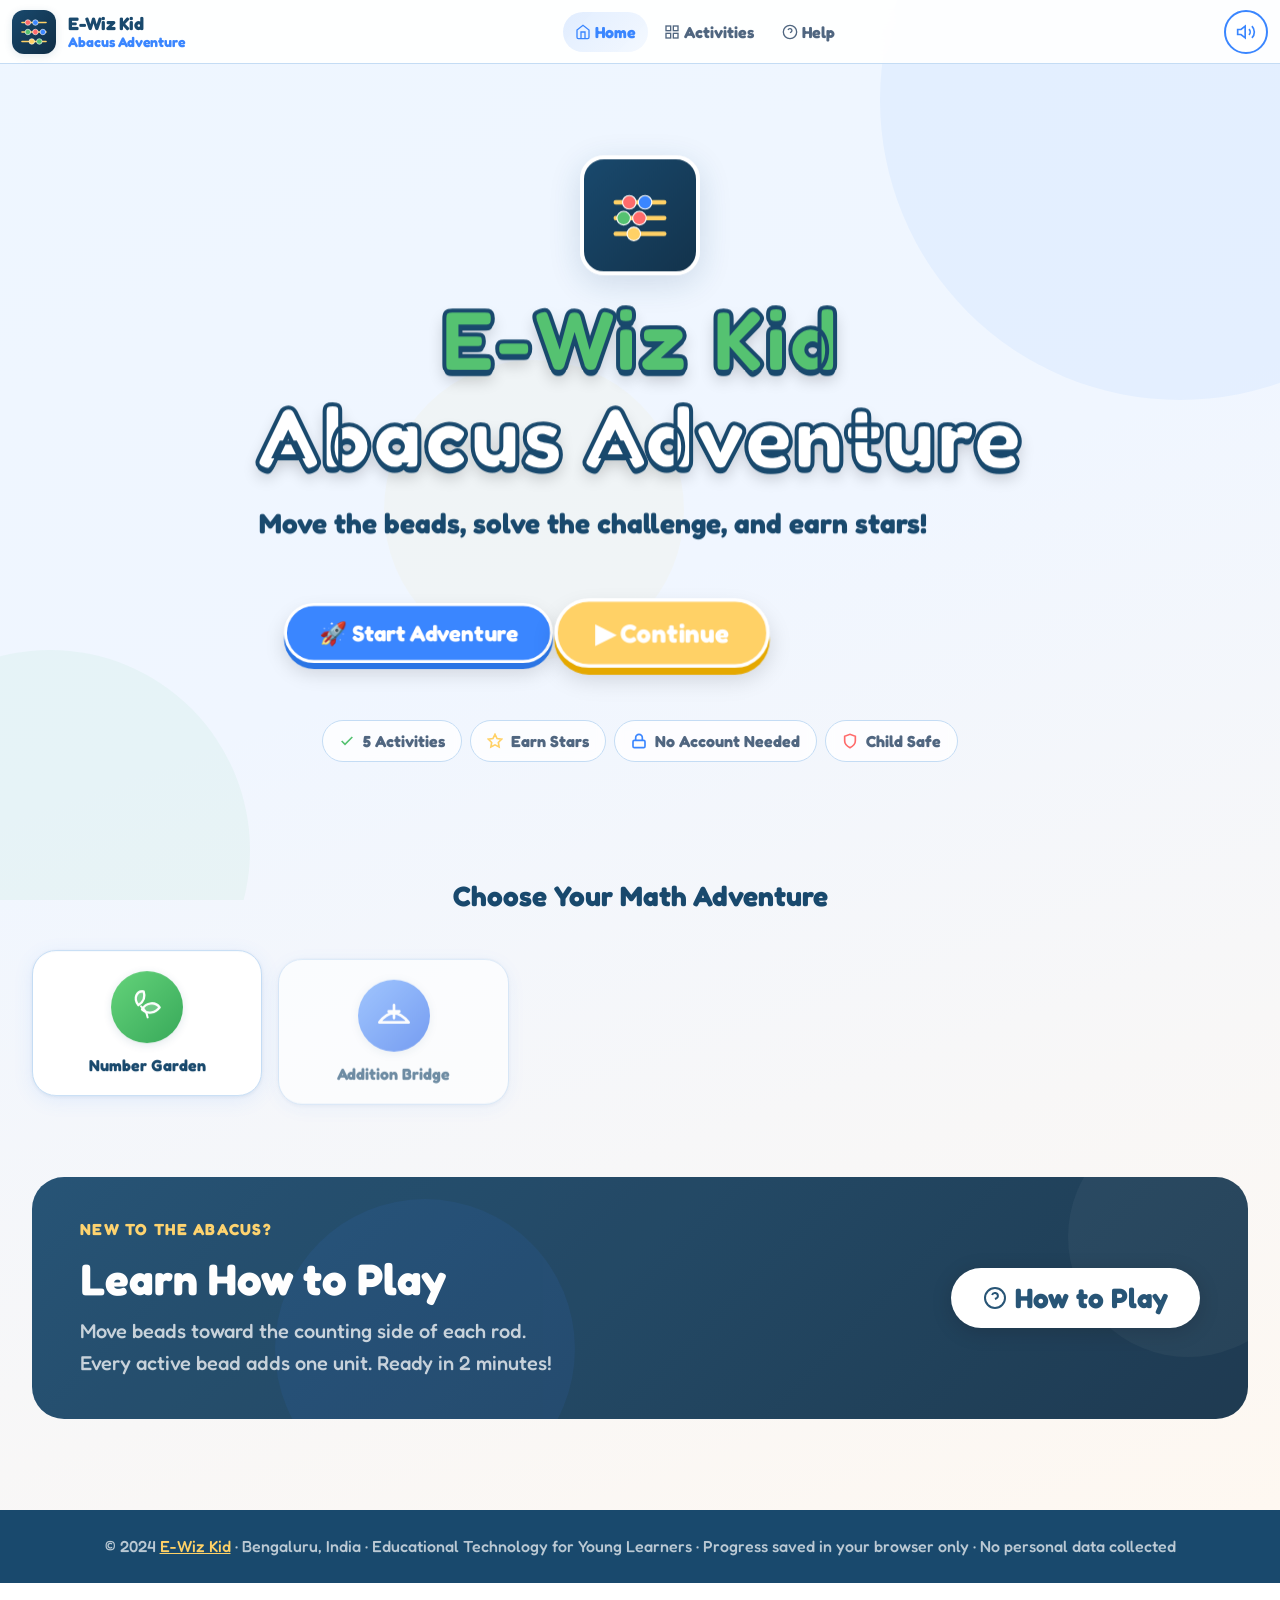
<file: index.html>
<!DOCTYPE html>
<html lang="en">
<head>
  <meta charset="UTF-8">
  <meta http-equiv="refresh" content="0; url=01_Website/index.html">
  <title>E-Wiz Kid Abacus Adventure</title>
  <style>
    body {
      font-family: system-ui, -apple-system, sans-serif;
      display: flex;
      justify-content: center;
      align-items: center;
      height: 100vh;
      margin: 0;
      background: #F7FAFC;
      color: #19496D;
    }
    a {
      color: #3A86FF;
      text-decoration: none;
      font-weight: bold;
    }
  </style>
</head>
<body>
  <p>Redirecting to the game... <a href="01_Website/index.html">Click here if you are not redirected automatically</a>.</p>
</body>
</html>
</file>
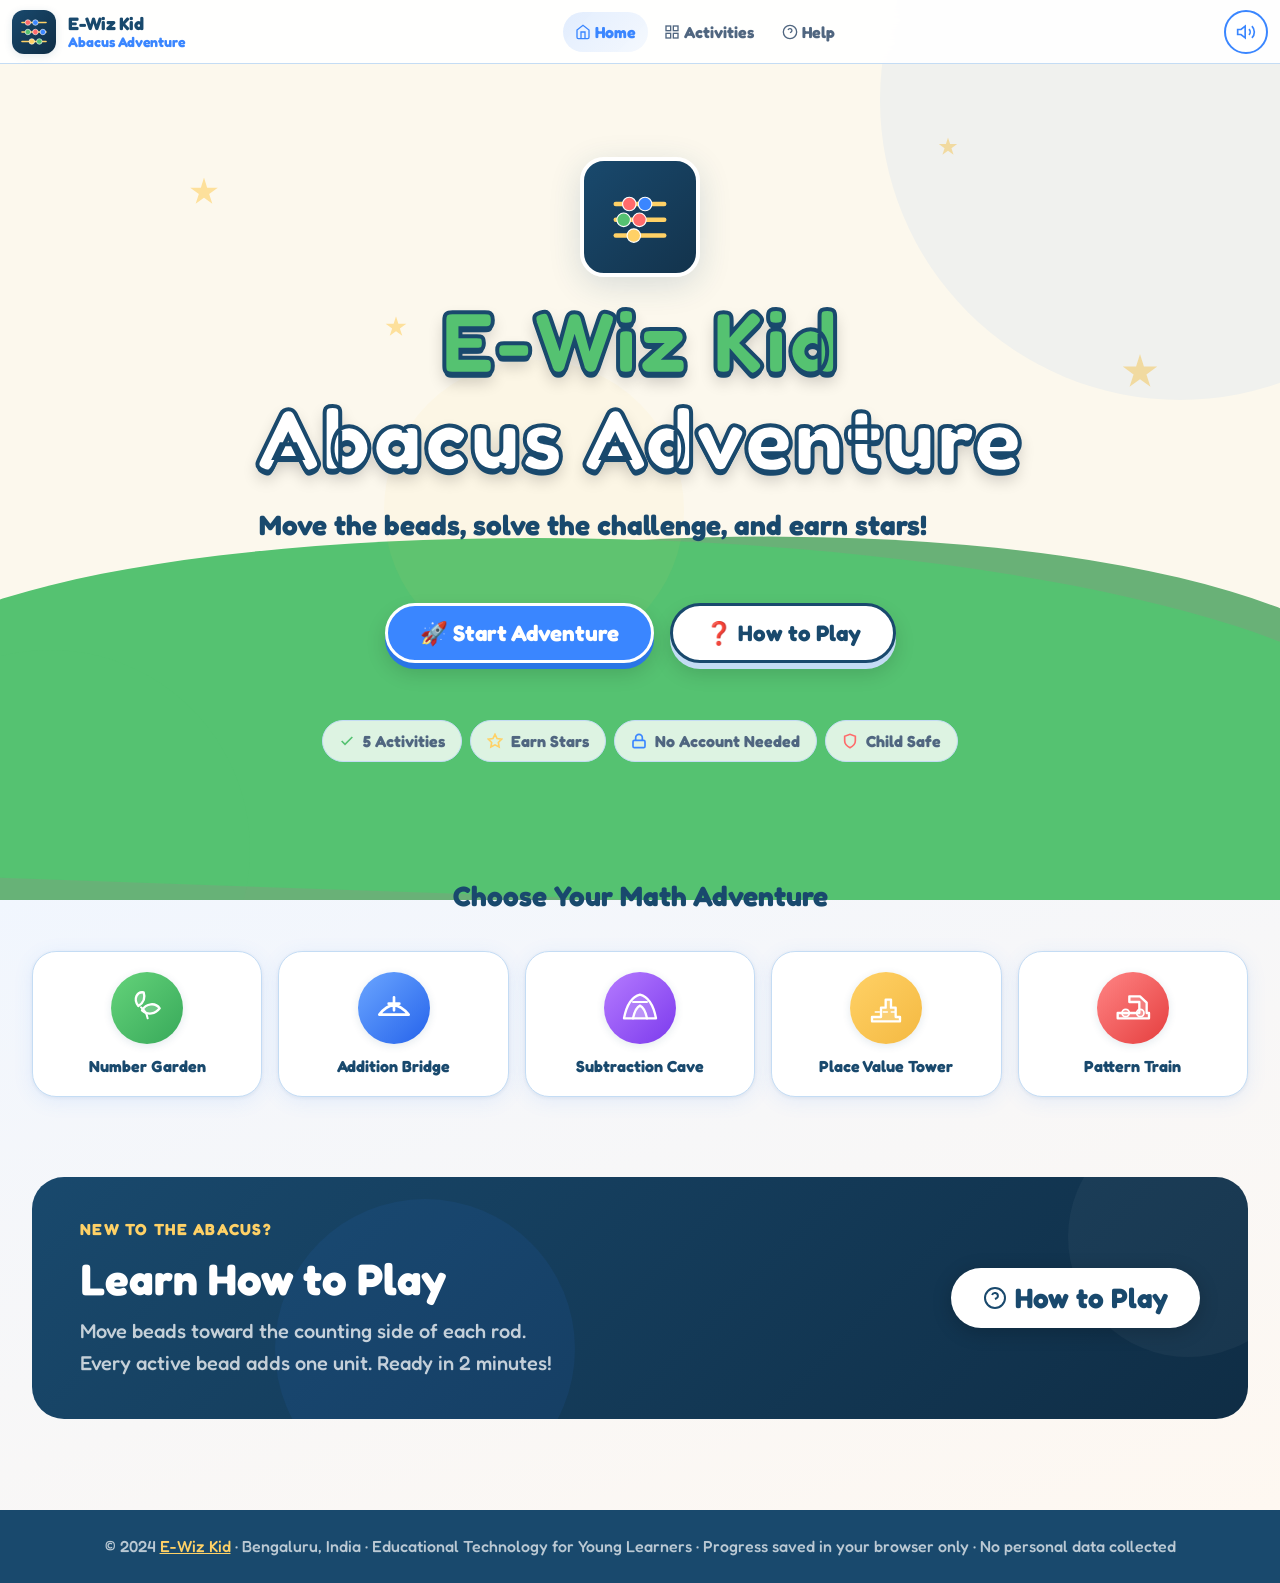
<file: 01_Website/index.html>
<!DOCTYPE html>
<html lang="en">
<head>
  <meta charset="UTF-8" />
  <meta name="viewport" content="width=device-width, initial-scale=1.0" />
  <meta name="description" content="E-Wiz Kid Abacus Adventure – an interactive educational game that teaches children counting, place value, addition, subtraction, and number patterns using a digital abacus." />
  <meta name="theme-color" content="#3A86FF" />
  <meta property="og:title"       content="E-Wiz Kid | Abacus Adventure" />
  <meta property="og:description" content="Move the beads, solve the challenge, and earn stars!" />
  <meta property="og:type"        content="website" />
  <title>E-Wiz Kid | Abacus Adventure</title>
  <link rel="stylesheet" href="../02_Styles/main.css" />
  <link rel="stylesheet" href="../02_Styles/responsive.css" />
  <style>
    /* ── Home Screen Specific ─────────────────────────────── */
    .home-body {
      background: linear-gradient(160deg, #EEF6FF 0%, #F0F6FF 40%, #FFF8F0 100%);
      min-height: 100dvh;
    }

    /* Hero Section */
    .hero {
      padding: var(--sp-12) 0 var(--sp-16);
    }
    .hero__layout {
      display: flex;
      align-items: center;
      gap: var(--sp-12);
    }
    .hero__illustration {
      flex-shrink: 0;
      position: relative;
    }
    .hero__illustration-inner {
      position: relative;
      animation: float 3.5s ease-in-out infinite;
    }

    /* Mascot placeholder (child character from wireframe) */
    .mascot {
      width: 300px;
      height: 340px;
      position: relative;
    }
    .mascot-body {
      width: 300px;
      height: 340px;
      background: linear-gradient(160deg, #E8F4FF, #D0E8FF);
      border-radius: 50% 50% 44% 44%;
      display: flex;
      align-items: center;
      justify-content: center;
      position: relative;
      box-shadow: var(--sh-xl);
      overflow: hidden;
    }
    .mascot-body::after {
      content: '';
      position: absolute;
      bottom: 0; left: 0; right: 0;
      height: 40%;
      background: linear-gradient(0deg, rgba(25,73,109,.06), transparent);
    }
    /* Big E letter in mascot */
    .mascot-letter {
      font-size: 10rem;
      font-weight: var(--fw-xblk);
      background: linear-gradient(135deg, var(--c-bright-blue), var(--c-purple));
      -webkit-background-clip: text;
      -webkit-text-fill-color: transparent;
      line-height: 1;
      user-select: none;
      display: inline-block;
      animation: float 4s ease-in-out infinite;
    }
    /* Scattered math symbols decoration */
    .mascot-deco {
      position: absolute;
      font-size: 1.5rem;
      opacity: 0.6;
      pointer-events: none;
    }
    .mascot-deco:nth-child(1) { top: 10%; left: -15%; animation: float 4s ease infinite; }
    .mascot-deco:nth-child(2) { top: 25%; right: -18%; animation: float 3s ease .5s infinite; }
    .mascot-deco:nth-child(3) { bottom: 20%; left: -12%; animation: float 3.8s ease 1s infinite; }
    .mascot-deco:nth-child(4) { bottom: 30%; right: -15%; animation: float 4.2s ease .3s infinite; }

    /* Abacus badge on the illustration */
    .hero-abacus-badge {
      position: absolute;
      top: -20px;
      right: -20px;
      background: var(--c-white);
      border-radius: var(--r-xl);
      padding: var(--sp-3);
      box-shadow: var(--sh-lg);
      border: 2px solid var(--c-border);
    }
    .hero-abacus-badge svg {
      width: 80px;
      height: 50px;
    }

    /* Hero Content */
    .hero__content {
      flex: 1;
      max-width: 520px;
    }
    .hero__eyebrow {
      display: inline-flex;
      align-items: center;
      gap: var(--sp-2);
      font-size: var(--fs-sm);
      font-weight: var(--fw-bold);
      color: var(--c-bright-blue);
      background: rgba(58,134,255,.1);
      border: 1px solid rgba(58,134,255,.2);
      border-radius: var(--r-full);
      padding: var(--sp-1) var(--sp-3);
      margin-bottom: var(--sp-4);
      letter-spacing: 0.04em;
    }
    .hero__title {
      font-size: clamp(2.5rem, 6vw, 4rem);
      font-weight: var(--fw-xblk);
      color: var(--c-deep-blue);
      line-height: var(--lh-tight);
      margin-bottom: var(--sp-4);
      letter-spacing: -0.02em;
    }
    .hero__title .accent {
      color: var(--c-bright-blue);
      position: relative;
      display: inline-block;
    }
    .hero__subtitle {
      font-size: var(--fs-lg);
      color: var(--c-text-light);
      line-height: var(--lh-loose);
      margin-bottom: var(--sp-8);
      max-width: 42ch;
    }
    .hero__actions {
      display: flex;
      flex-direction: column;
      gap: var(--sp-3);
      max-width: 340px;
    }

    /* Feature pills */
    .hero-features {
      display: flex;
      flex-wrap: wrap;
      gap: var(--sp-2);
      margin-top: var(--sp-8);
    }
    .hero-feature {
      display: inline-flex;
      align-items: center;
      gap: var(--sp-2);
      font-size: var(--fs-sm);
      font-weight: var(--fw-semi);
      color: var(--c-text-light);
      background: rgba(255,255,255,.8);
      border: 1.5px solid var(--c-border);
      border-radius: var(--r-full);
      padding: var(--sp-2) var(--sp-4);
      backdrop-filter: blur(4px);
    }
    .hero-feature svg { width: 16px; height: 16px; }

    /* Activities preview strip */
    .activities-strip {
      padding: var(--sp-12) 0;
      overflow: hidden;
    }
    .activities-strip__title {
      font-size: var(--fs-xl);
      font-weight: var(--fw-black);
      color: var(--c-deep-blue);
      text-align: center;
      margin-bottom: var(--sp-8);
    }
    .activities-mini-grid {
      display: grid;
      /* Columns handled by responsive.css: repeat(2→3→5, 1fr) */
      gap: var(--sp-4);
    }

    .activity-mini-card {
      background: var(--c-white);
      border-radius: var(--r-xl);
      padding: var(--sp-5) var(--sp-4);
      text-align: center;
      border: 1.5px solid var(--c-border);
      box-shadow: var(--sh-card);
      cursor: pointer;
      transition:
        transform   var(--dur-normal) var(--ease-spring),
        box-shadow  var(--dur-normal) var(--ease);
      text-decoration: none;
      display: flex;
      flex-direction: column;
      align-items: center;
      gap: var(--sp-3);
    }
    .activity-mini-card:hover {
      transform: translateY(-4px);
      box-shadow: var(--sh-lg);
    }
    .activity-mini-card__icon {
      width: 72px;
      height: 72px;
      border-radius: 50%;
      display: flex;
      align-items: center;
      justify-content: center;
      box-shadow: var(--sh-sm);
    }
    .activity-mini-card__icon svg { width: 40px; height: 40px; }
    .activity-mini-card__name {
      font-size: var(--fs-sm);
      font-weight: var(--fw-black);
      color: var(--c-deep-blue);
      line-height: var(--lh-snug);
    }
    /* Color variants */
    .icon-bg--green  { background: linear-gradient(135deg, #64D37A, #38A95A); }
    .icon-bg--blue   { background: linear-gradient(135deg, #6BA6FF, #2563EB); }
    .icon-bg--purple { background: linear-gradient(135deg, #B57BFF, #7C3AED); }
    .icon-bg--yellow { background: linear-gradient(135deg, #FFD166, #F4B942); }
    .icon-bg--coral  { background: linear-gradient(135deg, #FF8585, #E53E3E); }
    /* White icon versions */
    .activity-mini-card__icon svg path,
    .activity-mini-card__icon svg circle,
    .activity-mini-card__icon svg rect,
    .activity-mini-card__icon svg line {
      stroke: white !important;
    }
    .activity-mini-card__icon svg [fill]:not([fill="none"]) {
      fill: rgba(255,255,255,0.2) !important;
    }

    /* How to play callout */
    .how-to-strip {
      padding: var(--sp-8) 0 var(--sp-16);
    }
    .how-to-card {
      background: linear-gradient(135deg, var(--c-deep-blue), #0F2D45);
      border-radius: var(--r-2xl);
      padding: var(--sp-10) var(--sp-12);
      color: var(--c-white);
      display: flex;
      align-items: center;
      gap: var(--sp-10);
      overflow: hidden;
      position: relative;
    }
    .how-to-card::before {
      content: '';
      position: absolute;
      top: -60px; right: -60px;
      width: 240px; height: 240px;
      background: rgba(255,255,255,.04);
      border-radius: 50%;
    }
    .how-to-card::after {
      content: '';
      position: absolute;
      bottom: -80px; left: 20%;
      width: 300px; height: 300px;
      background: rgba(58,134,255,.08);
      border-radius: 50%;
    }
    .how-to-card__text { flex: 1; position: relative; z-index: 1; }
    .how-to-card__eyebrow {
      font-size: var(--fs-sm);
      font-weight: var(--fw-bold);
      color: var(--c-yellow);
      letter-spacing: 0.08em;
      text-transform: uppercase;
      margin-bottom: var(--sp-3);
    }
    .how-to-card__title {
      font-size: var(--fs-3xl);
      font-weight: var(--fw-xblk);
      line-height: var(--lh-tight);
      margin-bottom: var(--sp-3);
    }
    .how-to-card__desc {
      font-size: var(--fs-md);
      color: rgba(255,255,255,.75);
      line-height: var(--lh-loose);
      max-width: 40ch;
    }
    .how-to-card__action { position: relative; z-index: 1; flex-shrink: 0; }
    .btn--white {
      background: var(--c-white);
      color: var(--c-deep-blue);
      font-weight: var(--fw-black);
      box-shadow: 0 4px 20px rgba(0,0,0,.2);
    }
    .btn--white:hover {
      background: var(--c-cream);
      box-shadow: 0 6px 24px rgba(0,0,0,.28);
      transform: translateY(-2px);
    }
  </style>
</head>
<body class="home-body">

  <!-- Page background decoration -->
  <div class="page-bg" aria-hidden="true">
    <div class="page-bg__circle page-bg__circle--1"></div>
    <div class="page-bg__circle page-bg__circle--2"></div>
    <div class="page-bg__circle page-bg__circle--3"></div>
  </div>

  <!-- Skip Navigation -->
  <a class="skip-link" href="#main-content">Skip to main content</a>

  <!-- ── Site Header ─────────────────────────────────────── -->
  <header class="site-header" role="banner">
    <div class="site-header__inner">
      <a class="site-header__logo" href="index.html" aria-label="E-Wiz Kid home">
        <div class="logo-badge" aria-hidden="true">
          <!-- Mini abacus icon from brand SVG -->
          <svg width="28" height="28" viewBox="0 0 142 140" fill="none" xmlns="http://www.w3.org/2000/svg" aria-hidden="true">
            <g stroke="#FFD166" stroke-width="8" stroke-linecap="round">
              <line x1="10" y1="22" x2="132" y2="22"/>
              <line x1="10" y1="70" x2="132" y2="70"/>
              <line x1="10" y1="118" x2="132" y2="118"/>
            </g>
            <circle cx="40" cy="22" r="14" fill="#FF6B6B" stroke="white" stroke-width="3"/>
            <circle cx="78" cy="22" r="14" fill="#3A86FF" stroke="white" stroke-width="3"/>
            <circle cx="40" cy="70" r="14" fill="#55C271" stroke="white" stroke-width="3"/>
            <circle cx="78" cy="70" r="14" fill="#FF6B6B" stroke="white" stroke-width="3"/>
            <circle cx="116" cy="70" r="14" fill="#3A86FF" stroke="white" stroke-width="3"/>
            <circle cx="60" cy="118" r="14" fill="#FFD166" stroke="white" stroke-width="3"/>
            <circle cx="98" cy="118" r="14" fill="#55C271" stroke="white" stroke-width="3"/>
          </svg>
        </div>
        <div class="logo-text">
          <span class="logo-text__name">E-Wiz Kid</span>
          <span class="logo-text__sub">Abacus Adventure</span>
        </div>
      </a>

      <nav class="site-header__nav" role="navigation" aria-label="Primary navigation">
        <a href="index.html"    class="nav-link" aria-current="page">
          <svg width="16" height="16" fill="none" stroke="currentColor" stroke-width="2" viewBox="0 0 24 24" aria-hidden="true"><path d="M3 9l9-7 9 7v11a2 2 0 01-2 2H5a2 2 0 01-2-2z"/><polyline points="9,22 9,12 15,12 15,22"/></svg>
          Home
        </a>
        <a href="activity-selection.html" class="nav-link">
          <svg width="16" height="16" fill="none" stroke="currentColor" stroke-width="2" viewBox="0 0 24 24" aria-hidden="true"><rect x="3" y="3" width="7" height="7"/><rect x="14" y="3" width="7" height="7"/><rect x="14" y="14" width="7" height="7"/><rect x="3" y="14" width="7" height="7"/></svg>
          Activities
        </a>
        <a href="help.html"     class="nav-link">
          <svg width="16" height="16" fill="none" stroke="currentColor" stroke-width="2" viewBox="0 0 24 24" aria-hidden="true"><circle cx="12" cy="12" r="10"/><path d="M9.09 9a3 3 0 015.83 1c0 2-3 3-3 3"/><line x1="12" y1="17" x2="12.01" y2="17"/></svg>
          Help
        </a>
      </nav>

      <div class="site-header__controls">
        <button class="sound-btn" id="sound-toggle" aria-label="Toggle sound" aria-pressed="true" title="Toggle sound">
          <svg width="20" height="20" fill="none" stroke="currentColor" stroke-width="2" viewBox="0 0 24 24" aria-hidden="true">
            <polygon points="11,5 6,9 2,9 2,15 6,15 11,19 11,5"/>
            <path d="M19.07 4.93a10 10 0 010 14.14"/>
            <path d="M15.54 8.46a5 5 0 010 7.07"/>
          </svg>
        </button>
      </div>
    </div>
  </header>

  <!-- ── Main Content ────────────────────────────────────── -->
  <main id="main-content" role="main">

    <!-- Hero Section -->
    <section class="hero section" aria-labelledby="hero-title">
      <div class="container">
        <div class="hero__layout" style="display: flex; flex-direction: column; align-items: center; text-align: center; gap: var(--sp-6); margin-top: 5vh;">
          
          <!-- Logo & Title Area -->
          <div class="hero__header anim-fade-in-up">
            <!-- Inline Abacus Logo -->
            <div style="margin: 0 auto var(--sp-4); width: 120px; height: 120px; background: linear-gradient(135deg, #19496D, #13334C); border-radius: 24px; padding: 16px; box-shadow: var(--sh-lg); border: 4px solid #fff;">
              <svg viewBox="0 0 142 90" width="100%" height="100%" xmlns="http://www.w3.org/2000/svg">
                <g stroke="#FFD166" stroke-width="8" stroke-linecap="round">
                  <line x1="28" y1="22" x2="114" y2="22"/>
                  <line x1="28" y1="50" x2="114" y2="50"/>
                  <line x1="28" y1="78" x2="114" y2="78"/>
                </g>
                <circle cx="52" cy="22" r="12" fill="#FF6B6B" stroke="white" stroke-width="2"/>
                <circle cx="80" cy="22" r="12" fill="#3A86FF" stroke="white" stroke-width="2"/>
                <circle cx="42" cy="50" r="12" fill="#55C271" stroke="white" stroke-width="2"/>
                <circle cx="70" cy="50" r="12" fill="#FF6B6B" stroke="white" stroke-width="2"/>
                <circle cx="60" cy="78" r="12" fill="#FFD166" stroke="white" stroke-width="2"/>
              </svg>
            </div>
            
            <h1 class="hero__title" style="font-size: clamp(3rem, 8vw, 5.5rem); letter-spacing: 2px; color: #55C271; -webkit-text-stroke: 4px #19496D; text-shadow: 0 4px 0 #19496D, 0 8px 16px rgba(0,0,0,0.2); margin-bottom: 0;">
              E-Wiz Kid<br>
              <span style="color: #fff; -webkit-text-stroke: 4px #19496D;">Abacus Adventure</span>
            </h1>
            <p class="hero__subtitle" style="font-size: var(--fs-xl); color: var(--c-deep-blue); font-weight: var(--fw-bold); margin-top: var(--sp-4);">
              Move the beads, solve the challenge, and earn stars!
            </p>
          </div>

          <!-- Action Buttons -->
          <div class="hero__actions" style="display: flex; flex-direction: row; gap: var(--sp-4); flex-wrap: wrap; justify-content: center; align-items: center; max-width: 100%;">
            <a href="activity-selection.html" class="btn btn--primary btn--lg anim-pop" style="background: var(--c-bright-blue); border-radius: 999px; font-size: 1.4rem; padding: 1rem 2rem; border: 3px solid #fff; box-shadow: 0 6px 0 #2A75E5, 0 10px 20px rgba(0,0,0,0.15);" id="start-btn">
              🚀 Start Adventure
            </a>
            <button class="btn btn--outline btn--lg anim-pop" style="animation-delay: 200ms; background: var(--c-yellow); color: #fff; border-color: #fff; border-radius: 999px; font-size: 1.4rem; padding: 1rem 2rem; border: 3px solid #fff; box-shadow: 0 6px 0 #E5A800, 0 10px 20px rgba(0,0,0,0.15);" id="continue-btn">
              ▶ Continue
            </button>
            <a href="help.html" class="btn btn--ghost btn--lg anim-pop" style="animation-delay: 400ms; background: #fff; color: var(--c-deep-blue); border-radius: 999px; font-size: 1.4rem; padding: 1rem 2rem; border: 3px solid var(--c-deep-blue); box-shadow: 0 6px 0 var(--c-border), 0 10px 20px rgba(0,0,0,0.15);" id="help-btn">
              ❓ How to Play
            </a>
          </div>

            <!-- Feature pills -->
            <div class="hero-features" aria-label="Game features">
              <span class="hero-feature">
                <svg width="16" height="16" viewBox="0 0 24 24" fill="none" stroke="var(--c-green)" stroke-width="2.5" aria-hidden="true"><polyline points="20,6 9,17 4,12"/></svg>
                5 Activities
              </span>
              <span class="hero-feature">
                <svg width="16" height="16" viewBox="0 0 24 24" fill="none" stroke="var(--c-yellow)" stroke-width="2.5" aria-hidden="true"><path d="M12 2l3.09 6.26L22 9.27l-5 4.87 1.18 6.88L12 17.77l-6.18 3.25L7 14.14 2 9.27l6.91-1.01L12 2z"/></svg>
                Earn Stars
              </span>
              <span class="hero-feature">
                <svg width="16" height="16" viewBox="0 0 24 24" fill="none" stroke="var(--c-bright-blue)" stroke-width="2.5" aria-hidden="true"><rect x="3" y="11" width="18" height="11" rx="2"/><path d="M7 11V7a5 5 0 0110 0v4"/></svg>
                No Account Needed
              </span>
              <span class="hero-feature">
                <svg width="16" height="16" viewBox="0 0 24 24" fill="none" stroke="var(--c-coral)" stroke-width="2.5" aria-hidden="true"><path d="M12 22s8-4 8-10V5l-8-3-8 3v7c0 6 8 10 8 10z"/></svg>
                Child Safe
              </span>
            </div>
          </div>

        </div>
      </div>
    </section>

    <!-- Activities Preview Strip -->
    <section class="activities-strip" aria-labelledby="activities-preview-title">
      <div class="container">
        <p class="activities-strip__title" id="activities-preview-title">Choose Your Math Adventure</p>
        <div class="activities-mini-grid" role="list">

          <a href="activity-selection.html?activity=number_garden" class="activity-mini-card anim-fade-in-up anim-delay-1" role="listitem" aria-label="Number Garden – Build numbers">
            <div class="activity-mini-card__icon icon-bg--green" aria-hidden="true">
              <svg viewBox="0 0 120 120" width="44" height="44" xmlns="http://www.w3.org/2000/svg">
                <path d="M34 54 C18 34 29 10 50 13 C55 28 50 44 34 54 Z" fill="rgba(255,255,255,0.2)" stroke="white" stroke-width="7" stroke-linejoin="round"/>
                <path d="M45 67 C57 45 86 43 98 61 C85 78 63 83 45 67 Z" fill="rgba(255,255,255,0.2)" stroke="white" stroke-width="7" stroke-linejoin="round"/>
                <path d="M42 58 C52 66 59 74 62 91" fill="none" stroke="rgba(255,255,255,0.8)" stroke-width="6" stroke-linecap="round"/>
              </svg>
            </div>
            <span class="activity-mini-card__name">Number Garden</span>
          </a>

          <a href="activity-selection.html?activity=addition_bridge" class="activity-mini-card anim-fade-in-up anim-delay-2" role="listitem" aria-label="Addition Bridge – Add numbers">
            <div class="activity-mini-card__icon icon-bg--blue" aria-hidden="true">
              <svg viewBox="0 0 120 120" width="44" height="44" xmlns="http://www.w3.org/2000/svg">
                <path d="M16 80 Q58 24 104 80 M20 80 H100 M60 28 V67 M44 47 H76" fill="none" stroke="white" stroke-width="8" stroke-linecap="round" stroke-linejoin="round"/>
              </svg>
            </div>
            <span class="activity-mini-card__name">Addition Bridge</span>
          </a>

          <a href="activity-selection.html?activity=subtraction_cave" class="activity-mini-card anim-fade-in-up anim-delay-3" role="listitem" aria-label="Subtraction Cave – Subtract numbers">
            <div class="activity-mini-card__icon icon-bg--purple" aria-hidden="true">
              <svg viewBox="0 0 120 120" width="44" height="44" xmlns="http://www.w3.org/2000/svg">
                <path d="M12 91 Q24 29 60 20 Q96 29 108 91 Z" fill="rgba(255,255,255,0.15)" stroke="white" stroke-width="7" stroke-linecap="round" stroke-linejoin="round"/>
                <path d="M39 91 Q46 59 60 53 Q74 59 81 91" fill="rgba(255,255,255,0.1)" stroke="rgba(255,255,255,0.8)" stroke-width="7" stroke-linecap="round"/>
                <path d="M39 42 H81" stroke="rgba(255,255,255,0.7)" stroke-width="6" stroke-linecap="round"/>
              </svg>
            </div>
            <span class="activity-mini-card__name">Subtraction Cave</span>
          </a>

          <a href="activity-selection.html?activity=place_value_tower" class="activity-mini-card anim-fade-in-up anim-delay-4" role="listitem" aria-label="Place Value Tower – Explore place values">
            <div class="activity-mini-card__icon icon-bg--yellow" aria-hidden="true">
              <svg viewBox="0 0 120 120" width="44" height="44" xmlns="http://www.w3.org/2000/svg">
                <path d="M18 100 H102 V87 H89 V59 H75 V35 H59 V59 H45 V87 H18 Z" fill="rgba(255,255,255,0.2)" stroke="white" stroke-width="7" stroke-linecap="round" stroke-linejoin="round"/>
                <path d="M28 72 H40 M52 72 H64 M76 72 H88" stroke="rgba(255,255,255,0.8)" stroke-width="5" stroke-linecap="round"/>
              </svg>
            </div>
            <span class="activity-mini-card__name">Place Value Tower</span>
          </a>

          <a href="activity-selection.html?activity=pattern_train" class="activity-mini-card anim-fade-in-up anim-delay-5" role="listitem" aria-label="Pattern Train - Number sequences">
            <div class="activity-mini-card__icon icon-bg--coral" aria-hidden="true">
              <svg viewBox="0 0 120 120" width="44" height="44" xmlns="http://www.w3.org/2000/svg">
                <path d="M14 75 H79 V42 H49 V25 H81 L101 44 V75 H108 V91 H14 Z" fill="rgba(255,255,255,0.15)" stroke="white" stroke-width="7" stroke-linecap="round" stroke-linejoin="round"/>
                <circle cx="38" cy="75" r="11" fill="rgba(255,255,255,0.2)" stroke="white" stroke-width="5"/>
                <circle cx="82" cy="75" r="11" fill="rgba(255,255,255,0.2)" stroke="white" stroke-width="5"/>
              </svg>
            </div>
            <span class="activity-mini-card__name">Pattern Train</span>
          </a>

        </div>
      </div>
    </section>

    <!-- How to Play CTA -->
    <section class="how-to-strip" aria-labelledby="how-to-title">
      <div class="container">
        <div class="how-to-card anim-fade-in">
          <div class="how-to-card__text">
            <p class="how-to-card__eyebrow">New to the abacus?</p>
            <h2 class="how-to-card__title" id="how-to-title">Learn How to Play</h2>
            <p class="how-to-card__desc">Move beads toward the counting side of each rod. Every active bead adds one unit. Ready in 2 minutes!</p>
          </div>
          <div class="how-to-card__action">
            <a href="help.html" class="btn btn--white btn--lg" id="learn-how-btn">
              <svg width="20" height="20" fill="none" stroke="currentColor" stroke-width="2" viewBox="0 0 24 24" aria-hidden="true"><circle cx="12" cy="12" r="10"/><path d="M9.09 9a3 3 0 015.83 1c0 2-3 3-3 3"/><line x1="12" y1="17" x2="12.01" y2="17"/></svg>
              How to Play
            </a>
          </div>
        </div>
      </div>
    </section>

  </main>

  <!-- ── Footer ──────────────────────────────────────────── -->
  <footer class="site-footer" role="contentinfo">
    <p>© 2024 <a href="index.html">E-Wiz Kid</a> · Bengaluru, India · Educational Technology for Young Learners · Progress saved in your browser only · No personal data collected</p>
  </footer>

  <script type="module" src="../03_Scripts/app.js?v=10"></script>
</body>
</html>
</file>
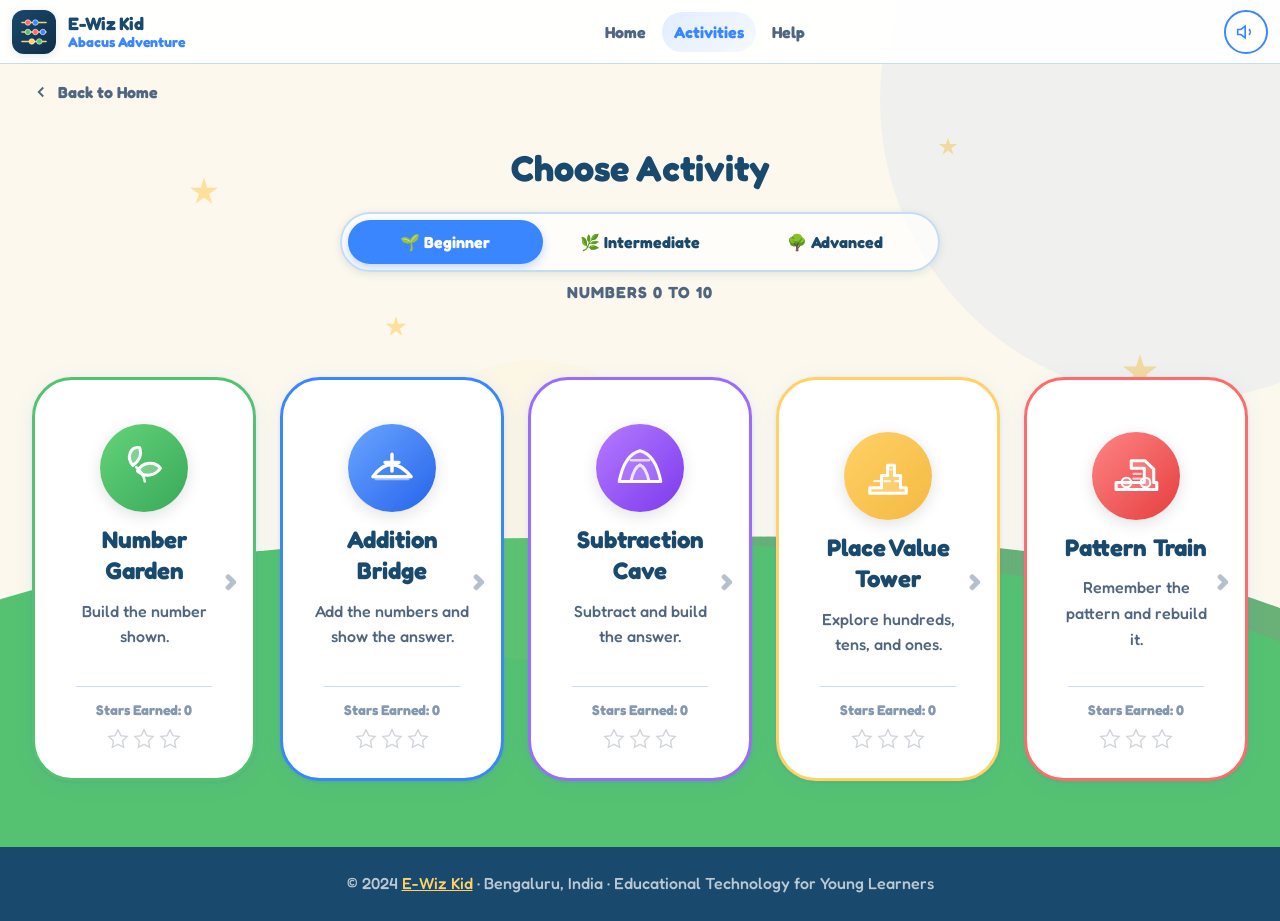
<file: 01_Website/activity-selection.html>
<!DOCTYPE html>
<html lang="en">
<head>
  <meta charset="UTF-8" />
  <meta name="viewport" content="width=device-width, initial-scale=1.0" />
  <meta name="description" content="E-Wiz Kid Abacus Adventure – choose from five math activities: Number Garden, Addition Bridge, Subtraction Cave, Place Value Tower, and Pattern Train." />
  <meta name="theme-color" content="#3A86FF" />
  <title>E-Wiz Kid | Choose Activity</title>
  <link rel="stylesheet" href="../02_Styles/main.css" />
  <link rel="stylesheet" href="../02_Styles/responsive.css" />
  <link rel="stylesheet" href="../02_Styles/level-modal.css" />
  <style>
    /* ── Activity Page Specific ───────────────────────────── */
    .activity-body {
      background: linear-gradient(160deg, #EEF6FF 0%, #F0F6FF 60%, #F4FFF6 100%);
      min-height: 100dvh;
    }

    .page-header {
      padding: var(--sp-6) 0 var(--sp-4);
      text-align: center;
    }
    .page-header__eyebrow {
      display: inline-flex;
      align-items: center;
      gap: var(--sp-2);
      font-size: var(--fs-sm);
      font-weight: var(--fw-bold);
      color: var(--c-bright-blue);
      background: rgba(58,134,255,.08);
      border: 1px solid rgba(58,134,255,.18);
      border-radius: var(--r-full);
      padding: var(--sp-1) var(--sp-4);
      margin-bottom: var(--sp-3);
      text-transform: uppercase;
      letter-spacing: 0.06em;
    }
    .page-header__title {
      font-size: clamp(2rem, 5vw, 3rem);
      font-weight: var(--fw-xblk);
      color: var(--c-deep-blue);
      line-height: var(--lh-tight);
      margin-bottom: var(--sp-3);
    }
    .page-header__subtitle {
      font-size: var(--fs-lg);
      color: var(--c-text-light);
      max-width: 48ch;
      margin-inline: auto;
      line-height: var(--lh-loose);
    }

    /* Progress summary strip */
    .progress-summary {
      display: flex;
      align-items: center;
      justify-content: center;
      gap: var(--sp-6);
      padding: var(--sp-4) var(--sp-6);
      margin: var(--sp-6) 0;
      background: var(--c-white);
      border-radius: var(--r-3xl);
      border: 3px solid var(--c-border);
      box-shadow: 0 6px 0px rgba(196, 220, 244, 0.5);
      max-width: 520px;
      margin-inline: auto;
    }
    .progress-summary__item {
      display: flex;
      flex-direction: column;
      align-items: center;
      gap: 4px;
    }
    .progress-summary__value {
      font-size: var(--fs-3xl);
      font-weight: var(--fw-xblk);
      color: var(--c-deep-blue);
      line-height: 1;
    }
    .progress-summary__label {
      font-size: var(--fs-sm);
      font-weight: var(--fw-bold);
      color: var(--c-muted);
      text-transform: uppercase;
      letter-spacing: 0.06em;
    }
    .progress-summary__divider {
      width: 2px;
      height: 40px;
      background: var(--c-border);
    }

    /* Activity Cards Grid */
    .activity-section {
      padding: var(--sp-6) 0 var(--sp-10);
    }
    .activity-grid {
      /* Columns handled by responsive.css: 1→2→3→5 across breakpoints */
      display: grid;
      gap: var(--sp-6);
    }

    .activity-card {
      background: var(--c-white);
      border-radius: var(--r-3xl);
      border: 3px solid var(--c-border);
      box-shadow: var(--sh-card);
      overflow: hidden;
      cursor: pointer;
      text-decoration: none;
      display: flex;
      flex-direction: column;
      height: 100%;
      cursor: pointer;
      border: 3px solid transparent;
      padding: var(--sp-6) var(--sp-4) var(--sp-2);
      align-items: center;
      text-align: center;
      gap: var(--sp-2);
      transition: all 0.3s var(--ease-spring);
    }
    
    .activity-card:hover {
      transform: translateY(-8px);
      box-shadow: var(--sh-xl);
    }
    
    /* Card borders based on color class */
    .activity-card--green { border-color: #55C271; }
    .activity-card--blue { border-color: #3A86FF; }
    .activity-card--purple { border-color: #9B6BFF; }
    .activity-card--yellow { border-color: #FFD166; }
    .activity-card--coral { border-color: #FF6B6B; }

    /* Right chevron arrow */
    .activity-card::after {
      content: '›';
      position: absolute;
      right: 16px;
      top: 50%;
      transform: translateY(-50%);
      font-size: 2rem;
      color: var(--c-muted);
      font-weight: bold;
      opacity: 0.6;
    }

    .activity-card:focus-visible {
      outline: 4px solid var(--c-bright-blue);
      outline-offset: 4px;
    }

    .activity-card__body {
      display: flex;
      flex-direction: column;
      align-items: center;
      text-align: center;
      gap: var(--sp-3);
      flex: 1;
      width: 100%;
    }

    /* Icon circle */
    .activity-card__icon {
      width: 88px;
      height: 88px;
      border-radius: 50%;
      display: flex;
      align-items: center;
      justify-content: center;
      box-shadow: 0 4px 16px rgba(0,0,0,.12);
      transition: transform var(--dur-normal) var(--ease-spring), box-shadow var(--dur-normal) var(--ease);
      flex-shrink: 0;
    }
    .activity-card:hover .activity-card__icon {
      transform: scale(1.08) rotate(-4deg);
      box-shadow: 0 8px 24px rgba(0,0,0,.18);
    }
    .activity-card__icon svg { width: 52px; height: 52px; }

    .icon-bg--green  { background: linear-gradient(135deg, #64D37A, #38A95A); }
    .icon-bg--blue   { background: linear-gradient(135deg, #6BA6FF, #2563EB); }
    .icon-bg--purple { background: linear-gradient(135deg, #B57BFF, #7C3AED); }
    .icon-bg--yellow { background: linear-gradient(135deg, #FFD166, #F4B942); }
    .icon-bg--coral  { background: linear-gradient(135deg, #FF8585, #E53E3E); }

    .activity-card__name {
      font-size: var(--fs-lg);
      font-weight: var(--fw-xblk);
      color: var(--c-deep-blue);
      line-height: var(--lh-snug);
    }
    .activity-card__desc {
      font-size: var(--fs-sm);
      color: var(--c-text-light);
      line-height: var(--lh-loose);
    }

    .activity-card__footer {
      padding: var(--sp-3) var(--sp-5) var(--sp-5);
      display: flex;
      flex-direction: column;
      align-items: center;
      gap: var(--sp-2);
      border-top: 1px solid var(--c-border);
    }
    .activity-card__progress-text {
      font-size: var(--fs-xs);
      font-weight: var(--fw-bold);
      color: var(--c-muted);
    }
    .activity-card__stars {
      display: flex;
      gap: var(--sp-1);
    }
    .activity-card__stars svg {
      width: 22px;
      height: 22px;
    }

    /* Play button on card */
    .activity-card__play {
      display: flex;
      align-items: center;
      justify-content: center;
      width: 100%;
      padding: var(--sp-3);
      font-size: var(--fs-sm);
      font-weight: var(--fw-black);
      color: var(--c-white);
      border-radius: var(--r-lg);
      border: none;
      cursor: pointer;
      margin-top: var(--sp-2);
      transition: all var(--dur-fast) var(--ease);
    }
    .play--green  { background: linear-gradient(135deg,#55C271,#38A95A); }
    .play--blue   { background: linear-gradient(135deg,#3A86FF,#2563EB); }
    .play--purple { background: linear-gradient(135deg,#9B6BFF,#7C3AED); }
    .play--yellow { background: linear-gradient(135deg,#FFD166,#F4B942); color: #7A5400; }
    .play--coral  { background: linear-gradient(135deg,#FF6B6B,#E53E3E); }
    .activity-card__play:hover { filter: brightness(1.08); transform: translateY(-1px); }

    /* Locked card overlay */
    .activity-card--locked {
      opacity: 0.55;
      pointer-events: none;
    }
    .activity-card--locked .activity-card__body::before {
      content: '🔒';
      font-size: 1.8rem;
      position: absolute;
      top: var(--sp-4);
      right: var(--sp-4);
    }

    /* Back to home */
    .back-bar {
      padding: var(--sp-4) 0;
    }
    .back-link {
      display: inline-flex;
      align-items: center;
      gap: var(--sp-2);
      font-size: var(--fs-sm);
      font-weight: var(--fw-bold);
      color: var(--c-text-light);
      text-decoration: none;
      transition: color var(--dur-fast) var(--ease);
    }
    .back-link:hover { color: var(--c-bright-blue); }
    .back-link svg { width: 18px; height: 18px; }
  </style>
</head>
<body class="activity-body">

  <div class="page-bg" aria-hidden="true">
    <div class="page-bg__circle page-bg__circle--1"></div>
    <div class="page-bg__circle page-bg__circle--2"></div>
    <div class="page-bg__circle page-bg__circle--3"></div>
  </div>

  <a class="skip-link" href="#main-content">Skip to main content</a>

  <!-- Header -->
  <header class="site-header" role="banner">
    <div class="site-header__inner">
      <a class="site-header__logo" href="index.html" aria-label="E-Wiz Kid home">
        <div class="logo-badge" aria-hidden="true">
          <svg width="28" height="28" viewBox="0 0 142 140" fill="none" xmlns="http://www.w3.org/2000/svg" aria-hidden="true">
            <g stroke="#FFD166" stroke-width="8" stroke-linecap="round">
              <line x1="10" y1="22" x2="132" y2="22"/>
              <line x1="10" y1="70" x2="132" y2="70"/>
              <line x1="10" y1="118" x2="132" y2="118"/>
            </g>
            <circle cx="40" cy="22" r="14" fill="#FF6B6B" stroke="white" stroke-width="3"/>
            <circle cx="78" cy="22" r="14" fill="#3A86FF" stroke="white" stroke-width="3"/>
            <circle cx="40" cy="70" r="14" fill="#55C271" stroke="white" stroke-width="3"/>
            <circle cx="78" cy="70" r="14" fill="#FF6B6B" stroke="white" stroke-width="3"/>
            <circle cx="116" cy="70" r="14" fill="#3A86FF" stroke="white" stroke-width="3"/>
            <circle cx="60" cy="118" r="14" fill="#FFD166" stroke="white" stroke-width="3"/>
            <circle cx="98" cy="118" r="14" fill="#55C271" stroke="white" stroke-width="3"/>
          </svg>
        </div>
        <div class="logo-text">
          <span class="logo-text__name">E-Wiz Kid</span>
          <span class="logo-text__sub">Abacus Adventure</span>
        </div>
      </a>
      <nav class="site-header__nav" role="navigation" aria-label="Primary navigation">
        <a href="index.html"    class="nav-link">Home</a>
        <a href="activity-selection.html" class="nav-link" aria-current="page">Activities</a>
        <a href="help.html"     class="nav-link">Help</a>
      </nav>
      <div class="site-header__controls">
        <button class="sound-btn" id="sound-toggle" aria-label="Toggle sound" aria-pressed="true">
          <svg width="20" height="20" fill="none" stroke="currentColor" stroke-width="2" viewBox="0 0 24 24" aria-hidden="true"><polygon points="11,5 6,9 2,9 2,15 6,15 11,19 11,5"/><path d="M15.54 8.46a5 5 0 010 7.07"/></svg>
        </button>
      </div>
    </div>
  </header>

  <!-- Main -->
  <main id="main-content" role="main">
    <div class="container">

      <!-- Back link -->
      <div class="back-bar">
        <a href="index.html" class="back-link" aria-label="Back to home">
          <svg fill="none" stroke="currentColor" stroke-width="2.5" viewBox="0 0 24 24" aria-hidden="true"><polyline points="15,18 9,12 15,6"/></svg>
          Back to Home
        </a>
      </div>

      <!-- Page Header -->
      <div class="page-header anim-fade-in" style="text-align: center; margin-bottom: var(--sp-8);">
        <h1 class="page-header__title" style="font-size: var(--fs-2xl); font-weight: var(--fw-xblk); color: var(--c-deep-blue); margin-bottom: var(--sp-6);">Choose Activity</h1>
        
        <!-- Segmented Difficulty Selector -->
        <div class="difficulty-toggle" style="display: flex; justify-content: center; background: rgba(255,255,255,0.7); border-radius: 999px; padding: 6px; box-shadow: var(--sh-sm); max-width: 600px; margin: 0 auto var(--sp-2); border: 2px solid var(--c-border); overflow-x: auto; -webkit-overflow-scrolling: touch; scrollbar-width: none;">
          <button class="diff-btn active" data-level="beginner" style="flex: 1; min-width: 110px; padding: 10px 16px; border-radius: 999px; border: none; font-weight: var(--fw-bold); font-size: 1rem; cursor: pointer; transition: all 0.3s ease; background: var(--c-bright-blue); color: white; box-shadow: 0 4px 10px rgba(58,134,255,0.3); white-space: nowrap;">
            🌱 Beginner
          </button>
          <button class="diff-btn" data-level="intermediate" style="flex: 1; min-width: 130px; padding: 10px 16px; border-radius: 999px; border: none; font-weight: var(--fw-bold); font-size: 1rem; cursor: pointer; transition: all 0.3s ease; background: transparent; color: var(--c-deep-blue); white-space: nowrap;">
            🌿 Intermediate
          </button>
          <button class="diff-btn" data-level="advanced" style="flex: 1; min-width: 110px; padding: 10px 16px; border-radius: 999px; border: none; font-weight: var(--fw-bold); font-size: 1rem; cursor: pointer; transition: all 0.3s ease; background: transparent; color: var(--c-deep-blue); white-space: nowrap;">
            🌳 Advanced
          </button>
        </div>
        <p id="diff-desc" style="font-size: var(--fs-sm); font-weight: var(--fw-semi); color: var(--c-text-light); text-transform: uppercase; letter-spacing: 1px;">Numbers 0 to 10</p>
      </div>

      <!-- Activity Cards -->
      <section class="activity-section" aria-labelledby="activities-heading">
        <h2 class="sr-only" id="activities-heading">Available Activities</h2>
        <div class="activity-grid" role="list">

          <!-- Card 1: Number Garden -->
          <a href="game.html?activity=number_garden&level=beginner" class="activity-card activity-card--green anim-fade-in-up anim-delay-1" role="listitem">
            <div class="activity-card__body">
              <div class="activity-card__icon icon-bg--green" aria-hidden="true">
                <svg viewBox="0 0 120 120" xmlns="http://www.w3.org/2000/svg" aria-hidden="true">
                  <path d="M34 54 C18 34 29 10 50 13 C55 28 50 44 34 54 Z" fill="rgba(255,255,255,0.25)" stroke="white" stroke-width="7" stroke-linejoin="round"/>
                  <path d="M45 67 C57 45 86 43 98 61 C85 78 63 83 45 67 Z" fill="rgba(255,255,255,0.25)" stroke="white" stroke-width="7" stroke-linejoin="round"/>
                  <path d="M42 58 C52 66 59 74 62 91" fill="none" stroke="rgba(255,255,255,0.9)" stroke-width="6" stroke-linecap="round"/>
                </svg>
              </div>
              <h3 class="activity-card__name">Number Garden</h3>
              <p class="activity-card__desc">Build the number shown.</p>
            </div>
            <div class="activity-card__footer">
              <span class="activity-card__progress-text">Progress: 0 / 3 stars</span>
              <div class="activity-card__stars" role="img" aria-label="0 of 3 stars earned">
                <svg viewBox="0 0 24 24" fill="none" stroke="#D1D5DB" stroke-width="1.5" aria-hidden="true"><path d="M12 2l3.09 6.26L22 9.27l-5 4.87 1.18 6.88L12 17.77l-6.18 3.25L7 14.14 2 9.27l6.91-1.01L12 2z"/></svg>
                <svg viewBox="0 0 24 24" fill="none" stroke="#D1D5DB" stroke-width="1.5" aria-hidden="true"><path d="M12 2l3.09 6.26L22 9.27l-5 4.87 1.18 6.88L12 17.77l-6.18 3.25L7 14.14 2 9.27l6.91-1.01L12 2z"/></svg>
                <svg viewBox="0 0 24 24" fill="none" stroke="#D1D5DB" stroke-width="1.5" aria-hidden="true"><path d="M12 2l3.09 6.26L22 9.27l-5 4.87 1.18 6.88L12 17.77l-6.18 3.25L7 14.14 2 9.27l6.91-1.01L12 2z"/></svg>
              </div>
            </div>
          </a>

          <!-- Card 2: Addition Bridge -->
          <a href="game.html?activity=addition_bridge&level=beginner" class="activity-card activity-card--blue anim-fade-in-up anim-delay-2" role="listitem">
            <div class="activity-card__body">
              <div class="activity-card__icon icon-bg--blue" aria-hidden="true">
                <svg viewBox="0 0 120 120" xmlns="http://www.w3.org/2000/svg" aria-hidden="true">
                  <path d="M16 80 Q58 24 104 80 M20 80 H100 M60 28 V67 M44 47 H76" fill="none" stroke="white" stroke-width="8" stroke-linecap="round" stroke-linejoin="round"/>
                  <path d="M22 86 H98" stroke="rgba(255,255,255,.5)" stroke-width="4" stroke-linecap="round"/>
                </svg>
              </div>
              <h3 class="activity-card__name">Addition Bridge</h3>
              <p class="activity-card__desc">Add the numbers and show the answer.</p>
            </div>
            <div class="activity-card__footer">
              <span class="activity-card__progress-text">Progress: 0 / 3 stars</span>
              <div class="activity-card__stars" role="img" aria-label="0 of 3 stars earned">
                <svg viewBox="0 0 24 24" fill="none" stroke="#D1D5DB" stroke-width="1.5" aria-hidden="true"><path d="M12 2l3.09 6.26L22 9.27l-5 4.87 1.18 6.88L12 17.77l-6.18 3.25L7 14.14 2 9.27l6.91-1.01L12 2z"/></svg>
                <svg viewBox="0 0 24 24" fill="none" stroke="#D1D5DB" stroke-width="1.5" aria-hidden="true"><path d="M12 2l3.09 6.26L22 9.27l-5 4.87 1.18 6.88L12 17.77l-6.18 3.25L7 14.14 2 9.27l6.91-1.01L12 2z"/></svg>
                <svg viewBox="0 0 24 24" fill="none" stroke="#D1D5DB" stroke-width="1.5" aria-hidden="true"><path d="M12 2l3.09 6.26L22 9.27l-5 4.87 1.18 6.88L12 17.77l-6.18 3.25L7 14.14 2 9.27l6.91-1.01L12 2z"/></svg>
              </div>
            </div>
          </a>

          <!-- Card 3: Subtraction Cave -->
          <a href="game.html?activity=subtraction_cave&level=beginner" class="activity-card activity-card--purple anim-fade-in-up anim-delay-3" aria-label="Play Subtraction Cave">
            <div class="activity-card__body">
              <div class="activity-card__icon icon-bg--purple" aria-hidden="true">
                <svg viewBox="0 0 120 120" xmlns="http://www.w3.org/2000/svg" aria-hidden="true">
                  <path d="M12 91 Q24 29 60 20 Q96 29 108 91 Z" fill="rgba(255,255,255,0.15)" stroke="white" stroke-width="7" stroke-linecap="round" stroke-linejoin="round"/>
                  <path d="M39 91 Q46 59 60 53 Q74 59 81 91" fill="rgba(255,255,255,0.1)" stroke="rgba(255,255,255,0.8)" stroke-width="7" stroke-linecap="round"/>
                  <path d="M39 42 H81" stroke="rgba(255,255,255,0.7)" stroke-width="6" stroke-linecap="round"/>
                </svg>
              </div>
              <h3 class="activity-card__name">Subtraction Cave</h3>
              <p class="activity-card__desc">Subtract and build the answer.</p>
            </div>
            <div class="activity-card__footer">
              <span class="activity-card__progress-text">Progress: 0 / 3 stars</span>
              <div class="activity-card__stars" role="img" aria-label="0 of 3 stars earned">
                <svg viewBox="0 0 24 24" fill="none" stroke="#D1D5DB" stroke-width="1.5" aria-hidden="true"><path d="M12 2l3.09 6.26L22 9.27l-5 4.87 1.18 6.88L12 17.77l-6.18 3.25L7 14.14 2 9.27l6.91-1.01L12 2z"/></svg>
                <svg viewBox="0 0 24 24" fill="none" stroke="#D1D5DB" stroke-width="1.5" aria-hidden="true"><path d="M12 2l3.09 6.26L22 9.27l-5 4.87 1.18 6.88L12 17.77l-6.18 3.25L7 14.14 2 9.27l6.91-1.01L12 2z"/></svg>
                <svg viewBox="0 0 24 24" fill="none" stroke="#D1D5DB" stroke-width="1.5" aria-hidden="true"><path d="M12 2l3.09 6.26L22 9.27l-5 4.87 1.18 6.88L12 17.77l-6.18 3.25L7 14.14 2 9.27l6.91-1.01L12 2z"/></svg>
              </div>
            </div>
          </a>

          <!-- Card 4: Place Value Tower -->
          <a href="game.html?activity=place_value_tower&level=beginner" class="activity-card activity-card--yellow anim-fade-in-up anim-delay-4" role="listitem" aria-label="Place Value Tower activity">
            <div class="activity-card__stripe stripe--yellow" aria-hidden="true"></div>
            <div class="activity-card__body">
              <div class="activity-card__icon icon-bg--yellow" aria-hidden="true">
                <svg viewBox="0 0 120 120" xmlns="http://www.w3.org/2000/svg" aria-hidden="true">
                  <path d="M18 100 H102 V87 H89 V59 H75 V35 H59 V59 H45 V87 H18 Z" fill="rgba(255,255,255,0.2)" stroke="white" stroke-width="7" stroke-linecap="round" stroke-linejoin="round"/>
                  <path d="M28 72 H40 M52 72 H64 M76 72 H88" stroke="rgba(255,255,255,0.8)" stroke-width="5" stroke-linecap="round"/>
                  <path d="M60 45 H74" stroke="rgba(255,255,255,0.6)" stroke-width="5" stroke-linecap="round"/>
                </svg>
              </div>
              <h3 class="activity-card__name">Place Value Tower</h3>
              <p class="activity-card__desc">Explore hundreds, tens, and ones.</p>
            </div>
            <div class="activity-card__footer">
              <span class="activity-card__progress-text">Progress: 0 / 3 stars</span>
              <div class="activity-card__stars" role="img" aria-label="0 of 3 stars earned">
                <svg viewBox="0 0 24 24" fill="none" stroke="#D1D5DB" stroke-width="1.5" aria-hidden="true"><path d="M12 2l3.09 6.26L22 9.27l-5 4.87 1.18 6.88L12 17.77l-6.18 3.25L7 14.14 2 9.27l6.91-1.01L12 2z"/></svg>
                <svg viewBox="0 0 24 24" fill="none" stroke="#D1D5DB" stroke-width="1.5" aria-hidden="true"><path d="M12 2l3.09 6.26L22 9.27l-5 4.87 1.18 6.88L12 17.77l-6.18 3.25L7 14.14 2 9.27l6.91-1.01L12 2z"/></svg>
                <svg viewBox="0 0 24 24" fill="none" stroke="#D1D5DB" stroke-width="1.5" aria-hidden="true"><path d="M12 2l3.09 6.26L22 9.27l-5 4.87 1.18 6.88L12 17.77l-6.18 3.25L7 14.14 2 9.27l6.91-1.01L12 2z"/></svg>
              </div>
            </div>
          </a>

          <!-- Card 5: Pattern Train -->
          <a href="game.html?activity=pattern_train&level=beginner" class="activity-card activity-card--coral anim-fade-in-up anim-delay-5" role="listitem" aria-label="Pattern Train activity">
            <div class="activity-card__stripe stripe--coral" aria-hidden="true"></div>
            <div class="activity-card__body">
              <div class="activity-card__icon icon-bg--coral" aria-hidden="true">
                <svg viewBox="0 0 120 120" xmlns="http://www.w3.org/2000/svg" aria-hidden="true">
                  <path d="M14 75 H79 V42 H49 V25 H81 L101 44 V75 H108 V91 H14 Z" fill="rgba(255,255,255,0.15)" stroke="white" stroke-width="7" stroke-linecap="round" stroke-linejoin="round"/>
                  <circle cx="38" cy="75" r="11" fill="rgba(255,255,255,0.2)" stroke="white" stroke-width="5"/>
                  <circle cx="82" cy="75" r="11" fill="rgba(255,255,255,0.2)" stroke="white" stroke-width="5"/>
                  <path d="M54 55 H71 M54 66 H71" stroke="rgba(255,255,255,0.7)" stroke-width="5" stroke-linecap="round"/>
                </svg>
              </div>
              <h3 class="activity-card__name">Pattern Train</h3>
              <p class="activity-card__desc">Remember the pattern and rebuild it.</p>
            </div>
            <div class="activity-card__footer">
              <span class="activity-card__progress-text">Progress: 0 / 3 stars</span>
              <div class="activity-card__stars" role="img" aria-label="0 of 3 stars earned">
                <svg viewBox="0 0 24 24" fill="none" stroke="#D1D5DB" stroke-width="1.5" aria-hidden="true"><path d="M12 2l3.09 6.26L22 9.27l-5 4.87 1.18 6.88L12 17.77l-6.18 3.25L7 14.14 2 9.27l6.91-1.01L12 2z"/></svg>
                <svg viewBox="0 0 24 24" fill="none" stroke="#D1D5DB" stroke-width="1.5" aria-hidden="true"><path d="M12 2l3.09 6.26L22 9.27l-5 4.87 1.18 6.88L12 17.77l-6.18 3.25L7 14.14 2 9.27l6.91-1.01L12 2z"/></svg>
                <svg viewBox="0 0 24 24" fill="none" stroke="#D1D5DB" stroke-width="1.5" aria-hidden="true"><path d="M12 2l3.09 6.26L22 9.27l-5 4.87 1.18 6.88L12 17.77l-6.18 3.25L7 14.14 2 9.27l6.91-1.01L12 2z"/></svg>
              </div>
            </div>
          </a>

        </div>
      </section>

    </div><!-- /container -->
  </main>

  <footer class="site-footer" role="contentinfo">
    <p>© 2024 <a href="index.html">E-Wiz Kid</a> · Bengaluru, India · Educational Technology for Young Learners</p>
  </footer>

  <script type="module" src="../03_Scripts/app.js?v=10"></script>
</body>
</html>
</file>
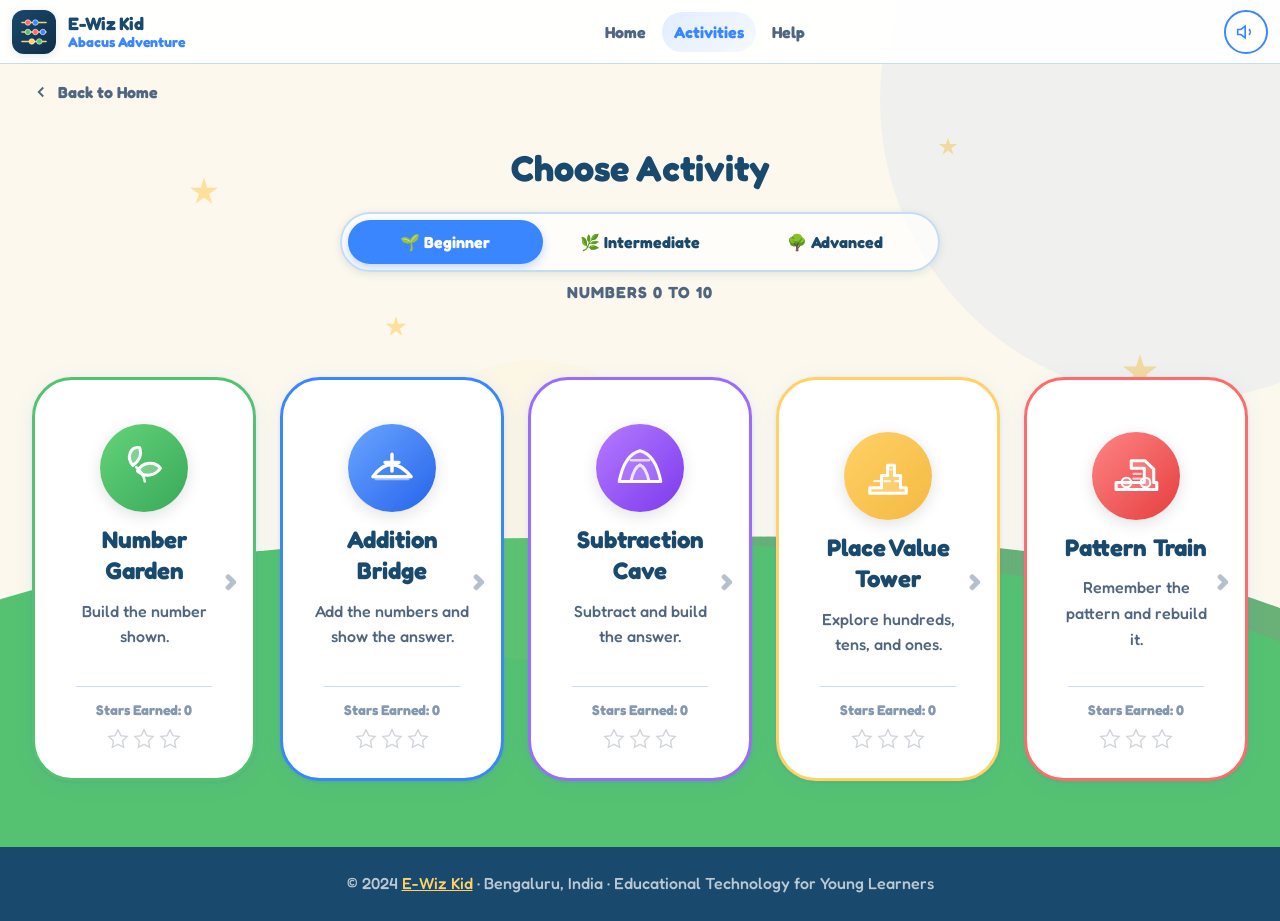
<file: 01_Website/game.html>
<!DOCTYPE html>
<html lang="en">
<head>
  <meta charset="UTF-8" />
  <meta name="viewport" content="width=device-width, initial-scale=1.0" />
  <meta name="description" content="E-Wiz Kid Abacus Adventure – game screen. Move the beads to build the answer and submit." />
  <meta name="theme-color" content="#19496D" />
  <title>E-Wiz Kid | Playing</title>
  <link rel="stylesheet" href="../02_Styles/main.css" />
  <link rel="stylesheet" href="../02_Styles/game.css" />
  <link rel="stylesheet" href="../02_Styles/responsive.css" />
</head>
<body style="background: var(--c-light-panel);">

  <a class="skip-link" href="#main-content">Skip to main content</a>

  <!-- ── Compact Game Header / HUD ──────────────────────── -->
  <header class="site-header" role="banner" style="height: auto; padding: 0;">
    <div class="game-hud" role="toolbar" aria-label="Game controls and progress">

      <!-- Left: activity name + question count -->
      <div class="hud-group" aria-live="polite" aria-atomic="true">
        <a href="activity-selection.html" class="btn btn--ghost btn--sm" id="game-home-btn" aria-label="Back to activity selection" style="border-radius: var(--r-md);">
          <svg width="18" height="18" fill="none" stroke="currentColor" stroke-width="2" viewBox="0 0 24 24" aria-hidden="true"><polyline points="15,18 9,12 15,6"/></svg>
          <span class="sr-only">Back</span>
        </a>
        <span class="hud-activity-name" id="hud-activity-name" aria-label="Current activity: Number Garden">Number Garden</span>
        <div class="hud-item" aria-label="Question progress">
          <span class="hud-item__label">Question</span>
          <span class="hud-item__value" id="hud-question-count" aria-live="polite">1 / 6</span>
        </div>
      </div>

      <!-- Center: score + stars -->
      <div class="hud-group">
        <div class="hud-item" aria-label="Current score">
          <span class="hud-item__label">Score</span>
          <span class="hud-item__value" id="hud-score" aria-live="polite">0</span>
        </div>
        <div class="hud-item" aria-label="Stars earned">
          <span class="hud-item__label">Stars</span>
          <div class="stars" id="hud-stars" role="img" aria-label="2 of 3 stars">
            <svg class="star star--filled" viewBox="0 0 24 24" fill="currentColor" aria-hidden="true"><path d="M12 2l3.09 6.26L22 9.27l-5 4.87 1.18 6.88L12 17.77l-6.18 3.25L7 14.14 2 9.27l6.91-1.01L12 2z"/></svg>
            <svg class="star star--filled" viewBox="0 0 24 24" fill="currentColor" aria-hidden="true"><path d="M12 2l3.09 6.26L22 9.27l-5 4.87 1.18 6.88L12 17.77l-6.18 3.25L7 14.14 2 9.27l6.91-1.01L12 2z"/></svg>
            <svg class="star" viewBox="0 0 24 24" fill="currentColor" aria-hidden="true"><path d="M12 2l3.09 6.26L22 9.27l-5 4.87 1.18 6.88L12 17.77l-6.18 3.25L7 14.14 2 9.27l6.91-1.01L12 2z"/></svg>
          </div>
        </div>
      </div>

      <!-- Right: utility buttons -->
      <div class="hud-controls">
        <button class="hud-btn" id="game-sound-btn" aria-label="Toggle sound" aria-pressed="true" title="Sound">
          <svg width="18" height="18" fill="none" stroke="currentColor" stroke-width="2" viewBox="0 0 24 24" aria-hidden="true"><polygon points="11,5 6,9 2,9 2,15 6,15 11,19 11,5"/><path d="M15.54 8.46a5 5 0 010 7.07"/></svg>
        </button>
        <button class="hud-btn" id="game-pause-btn" aria-label="Pause game" title="Pause">
          <svg width="18" height="18" fill="none" stroke="currentColor" stroke-width="2" viewBox="0 0 24 24" aria-hidden="true"><rect x="6" y="4" width="4" height="16"/><rect x="14" y="4" width="4" height="16"/></svg>
        </button>
      </div>

    </div>
  </header>

  <!-- ── Main Game Area ──────────────────────────────────── -->
  <main id="main-content" class="game-main" role="main">

    <!-- Question Panel -->
    <section class="game-panel game-panel--question" aria-labelledby="question-label">
      <div class="question-box">
        <div class="question-number-badge" aria-hidden="true" id="question-badge">1</div>
        <div class="question-text">
          <p class="question-text__label" id="question-label">Your Question</p>
          <p class="question-text__prompt" id="question-prompt" aria-live="polite">
            Build the number 324.
          </p>
        </div>
      </div>

      <!-- Hint panel (hidden by default) -->
      <div class="question-hint" id="hint-panel" hidden role="status" aria-live="polite">
        <svg width="16" height="16" fill="none" stroke="currentColor" stroke-width="2" viewBox="0 0 24 24" aria-hidden="true"><circle cx="12" cy="12" r="10"/><path d="M12 16v-4"/><path d="M12 8h.01"/></svg>
        <span id="hint-text">Here is a helpful clue.</span>
      </div>
    </section>

    <!-- Abacus Stage -->
    <section class="game-panel game-panel--abacus" aria-labelledby="abacus-heading">
      <h2 class="sr-only" id="abacus-heading">Interactive Abacus</h2>
      <div class="abacus-stage" role="application" aria-label="Abacus – click or tap beads to move them">

        <div class="abacus-frame">
          <div class="abacus-rods">

            <!-- Hundreds Rod -->
            <div class="rod-column" role="group" aria-label="Hundreds rod – 3 active beads, value 300">
              <div class="rod-column__rail" aria-hidden="true"></div>
              <div class="rod-column__beads" id="rod-hundreds">
                <!-- Inactive beads at top -->
                <button class="bead bead--hundreds bead--inactive"
                  role="switch" aria-checked="false" aria-label="Hundreds bead 1 – inactive">
                </button>
                <button class="bead bead--hundreds bead--inactive"
                  role="switch" aria-checked="false" aria-label="Hundreds bead 2 – inactive">
                </button>
                <button class="bead bead--hundreds bead--inactive"
                  role="switch" aria-checked="false" aria-label="Hundreds bead 3 – inactive">
                </button>
                <!-- Active beads at bottom (pushed toward beam) -->
                <button class="bead bead--hundreds bead--active"
                  role="switch" aria-checked="true" aria-label="Hundreds bead 4 – active">
                </button>
                <button class="bead bead--hundreds bead--active"
                  role="switch" aria-checked="true" aria-label="Hundreds bead 5 – active">
                </button>
                <button class="bead bead--hundreds bead--active"
                  role="switch" aria-checked="true" aria-label="Hundreds bead 6 – active">
                </button>
              </div>
              <span class="rod-column__label">Hundreds</span>
            </div>

            <!-- Tens Rod -->
            <div class="rod-column" role="group" aria-label="Tens rod – 2 active beads, value 20">
              <div class="rod-column__rail" aria-hidden="true"></div>
              <div class="rod-column__beads" id="rod-tens">
                <button class="bead bead--tens bead--inactive"
                  role="switch" aria-checked="false" aria-label="Tens bead 1 – inactive">
                </button>
                <button class="bead bead--tens bead--inactive"
                  role="switch" aria-checked="false" aria-label="Tens bead 2 – inactive">
                </button>
                <button class="bead bead--tens bead--inactive"
                  role="switch" aria-checked="false" aria-label="Tens bead 3 – inactive">
                </button>
                <button class="bead bead--tens bead--inactive"
                  role="switch" aria-checked="false" aria-label="Tens bead 4 – inactive">
                </button>
                <button class="bead bead--tens bead--active"
                  role="switch" aria-checked="true" aria-label="Tens bead 5 – active">
                </button>
                <button class="bead bead--tens bead--active"
                  role="switch" aria-checked="true" aria-label="Tens bead 6 – active">
                </button>
              </div>
              <span class="rod-column__label">Tens</span>
            </div>

            <!-- Ones Rod -->
            <div class="rod-column" role="group" aria-label="Ones rod – 4 active beads, value 4">
              <div class="rod-column__rail" aria-hidden="true"></div>
              <div class="rod-column__beads" id="rod-ones">
                <button class="bead bead--ones bead--inactive"
                  role="switch" aria-checked="false" aria-label="Ones bead 1 – inactive">
                </button>
                <button class="bead bead--ones bead--inactive"
                  role="switch" aria-checked="false" aria-label="Ones bead 2 – inactive">
                </button>
                <button class="bead bead--ones bead--active"
                  role="switch" aria-checked="true" aria-label="Ones bead 3 – active">
                </button>
                <button class="bead bead--ones bead--active"
                  role="switch" aria-checked="true" aria-label="Ones bead 4 – active">
                </button>
                <button class="bead bead--ones bead--active"
                  role="switch" aria-checked="true" aria-label="Ones bead 5 – active">
                </button>
                <button class="bead bead--ones bead--active"
                  role="switch" aria-checked="true" aria-label="Ones bead 6 – active">
                </button>
              </div>
              <span class="rod-column__label">Ones</span>
            </div>

          </div><!-- /abacus-rods -->
        </div><!-- /abacus-frame -->

      </div><!-- /abacus-stage -->
    </section>

    <!-- Sidebar Controls -->
    <aside class="game-panel game-panel--sidebar" aria-label="Game controls and number display">

      <!-- Live number display -->
      <div class="current-number-display" aria-live="polite" aria-atomic="true" aria-label="Current number on abacus">
        <p class="current-number-display__label">Current Number</p>
        <div class="current-number-display__value" id="current-number">324</div>
      </div>

      <!-- Action buttons -->
      <div class="game-actions" role="group" aria-label="Game actions">
        <button class="btn btn--submit" id="submit-btn" aria-label="Submit your answer">
          <svg width="20" height="20" fill="none" stroke="currentColor" stroke-width="2.5" viewBox="0 0 24 24" aria-hidden="true"><polyline points="20,6 9,17 4,12"/></svg>
          Submit Answer
        </button>
        <button class="btn btn--outline btn--hint" id="hint-btn" aria-label="Show a hint" aria-controls="hint-panel" aria-expanded="false">
          <svg width="18" height="18" fill="none" stroke="currentColor" stroke-width="2" viewBox="0 0 24 24" aria-hidden="true"><circle cx="12" cy="12" r="10"/><path d="M9.09 9a3 3 0 015.83 1c0 2-3 3-3 3"/><line x1="12" y1="17" x2="12.01" y2="17"/></svg>
          Hint
        </button>
        <button class="btn btn--outline btn--reset" id="reset-btn" aria-label="Reset abacus to zero">
          <svg width="18" height="18" fill="none" stroke="currentColor" stroke-width="2" viewBox="0 0 24 24" aria-hidden="true"><polyline points="1,4 1,10 7,10"/><path d="M3.51 15a9 9 0 102.13-9.36L1 10"/></svg>
          Reset Abacus
        </button>
      </div>

      <!-- Stars in sidebar -->
      <div class="sidebar-stars" aria-label="Stars earned this session">
        <span class="sidebar-stars__label">Stars</span>
        <div class="stars" role="img" aria-label="2 of 3 stars earned">
          <svg class="star star--filled" viewBox="0 0 24 24" fill="currentColor" aria-hidden="true"><path d="M12 2l3.09 6.26L22 9.27l-5 4.87 1.18 6.88L12 17.77l-6.18 3.25L7 14.14 2 9.27l6.91-1.01L12 2z"/></svg>
          <svg class="star star--filled" viewBox="0 0 24 24" fill="currentColor" aria-hidden="true"><path d="M12 2l3.09 6.26L22 9.27l-5 4.87 1.18 6.88L12 17.77l-6.18 3.25L7 14.14 2 9.27l6.91-1.01L12 2z"/></svg>
          <svg class="star" viewBox="0 0 24 24" fill="currentColor" aria-hidden="true"><path d="M12 2l3.09 6.26L22 9.27l-5 4.87 1.18 6.88L12 17.77l-6.18 3.25L7 14.14 2 9.27l6.91-1.01L12 2z"/></svg>
        </div>
      </div>

    </aside>

    <!-- Progress Footer -->
    <footer class="game-panel game-panel--progress" role="contentinfo" aria-label="Session progress">
      <div class="progress-info">
        <svg width="16" height="16" fill="none" stroke="currentColor" stroke-width="2" viewBox="0 0 24 24" aria-hidden="true"><circle cx="12" cy="12" r="10"/><polyline points="12,6 12,12 16,14"/></svg>
        <span id="progress-label">Progress: 3 of 6</span>
      </div>
      <div class="progress-track flex-1" role="progressbar" aria-valuenow="50" aria-valuemin="0" aria-valuemax="100" aria-label="Question progress 50%">
        <div class="progress-fill" id="progress-fill" style="width: 50%;"></div>
      </div>
    </footer>

  </main>

  <!-- ── Feedback Overlay (hidden by default) ─────────────── -->
  <div class="feedback-overlay feedback-overlay--correct" id="feedback-overlay" hidden role="dialog" aria-modal="true" aria-labelledby="feedback-title">
    <div class="feedback-card">
      <div class="feedback-icon" aria-hidden="true">🎉</div>
      <h2 class="feedback-title" id="feedback-title">Great counting!</h2>
      <p class="feedback-message" id="feedback-message">You built the right number.</p>
    </div>
  </div>

  <!-- ── Pause Modal (hidden by default) ──────────────────── -->
  <div class="feedback-overlay" id="pause-overlay" hidden role="dialog" aria-modal="true" aria-labelledby="pause-title" style="background: rgba(15,45,69,.6); backdrop-filter: blur(6px);">
    <div class="feedback-card">
      <div class="feedback-icon" aria-hidden="true">⏸️</div>
      <h2 class="feedback-title" id="pause-title" style="color: var(--c-deep-blue);">Game Paused</h2>
      <p class="feedback-message">Take a break! Your progress is saved.</p>
      <div style="display:flex; flex-direction:column; gap: var(--sp-3); margin-top: var(--sp-6);">
        <button class="btn btn--primary" id="resume-btn" aria-label="Resume game">
          <svg width="18" height="18" fill="none" stroke="currentColor" stroke-width="2" viewBox="0 0 24 24" aria-hidden="true"><polygon points="5,3 19,12 5,21 5,3"/></svg>
          Resume Game
        </button>
        <a href="activity-selection.html" class="btn btn--outline">Choose Activity</a>
        <a href="index.html" class="btn btn--ghost">Home</a>
      </div>
    </div>
  </div>

  <script type="module" src="../03_Scripts/app.js?v=10"></script>
  <script type="module" src="../03_Scripts/abacus-controller.js?v=10"></script>
  <script type="module" src="../03_Scripts/game-engine.js?v=10"></script>
</body>
</html>
</file>
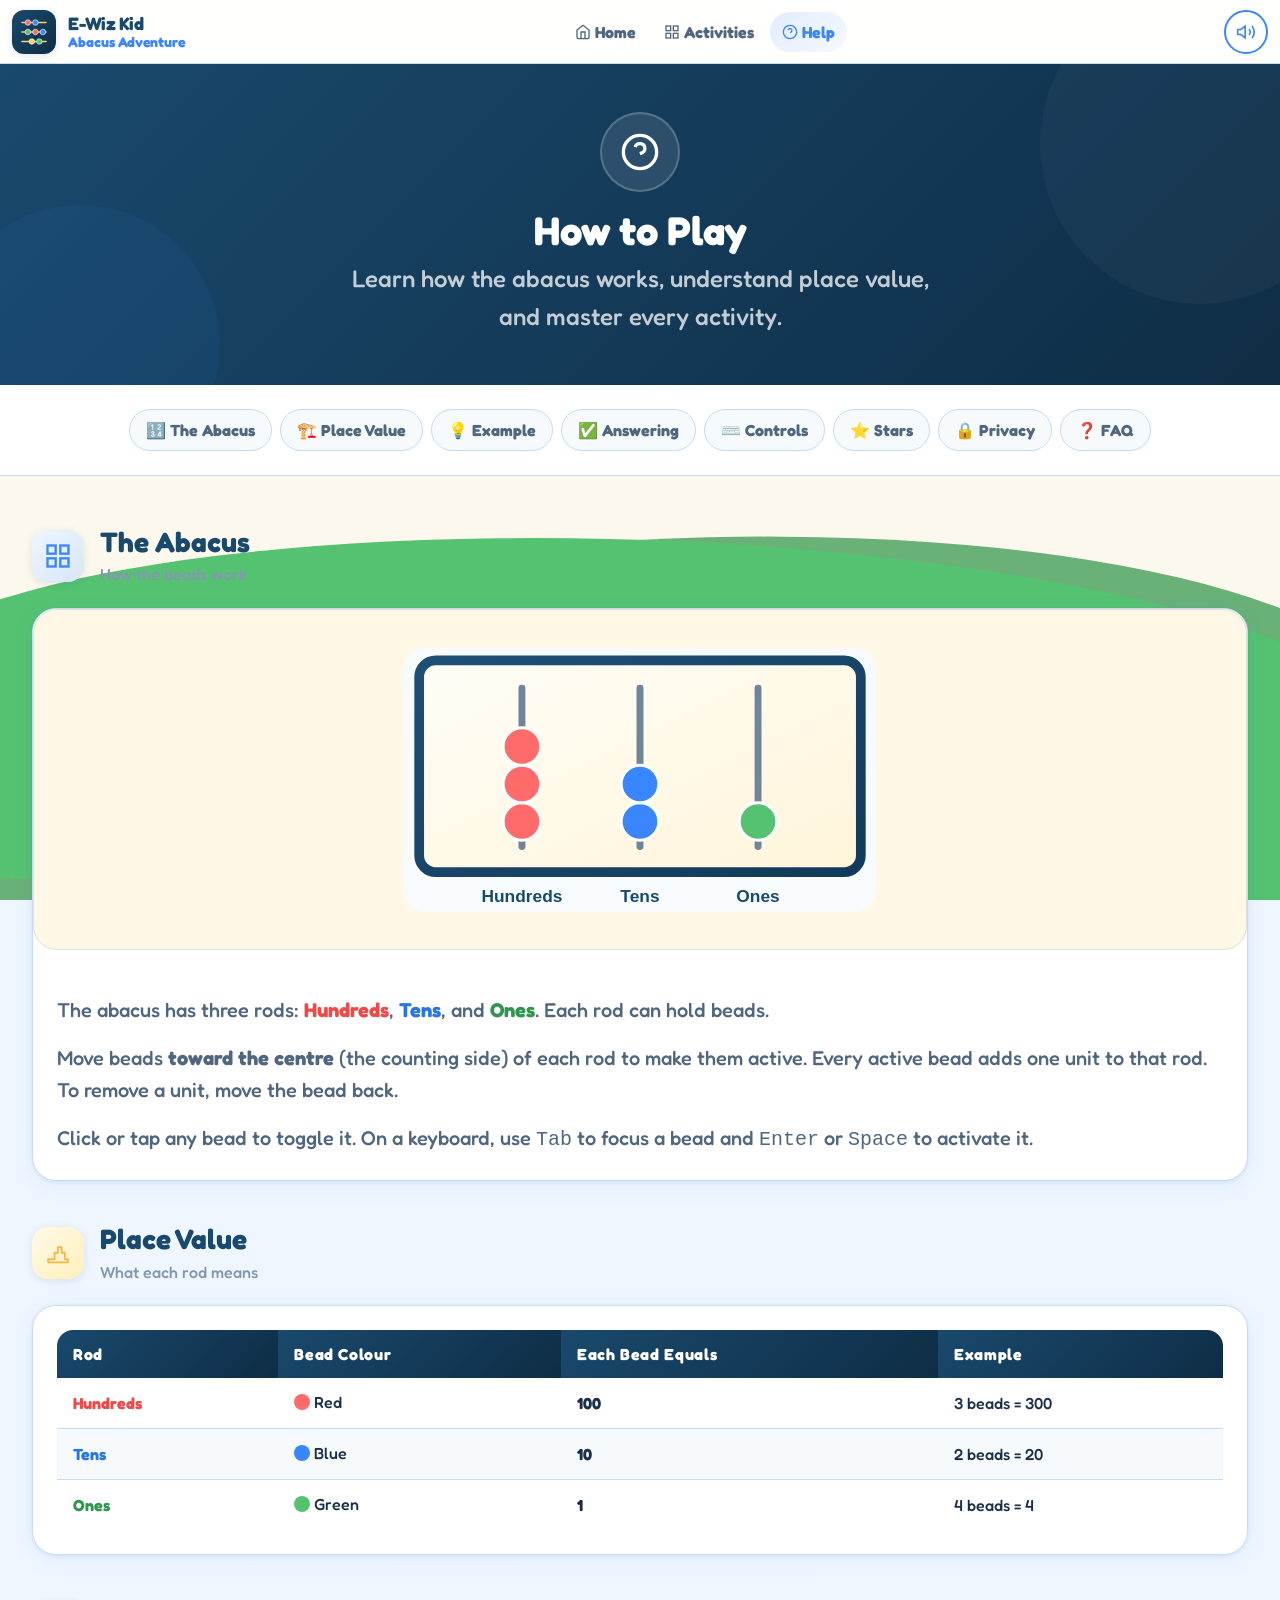
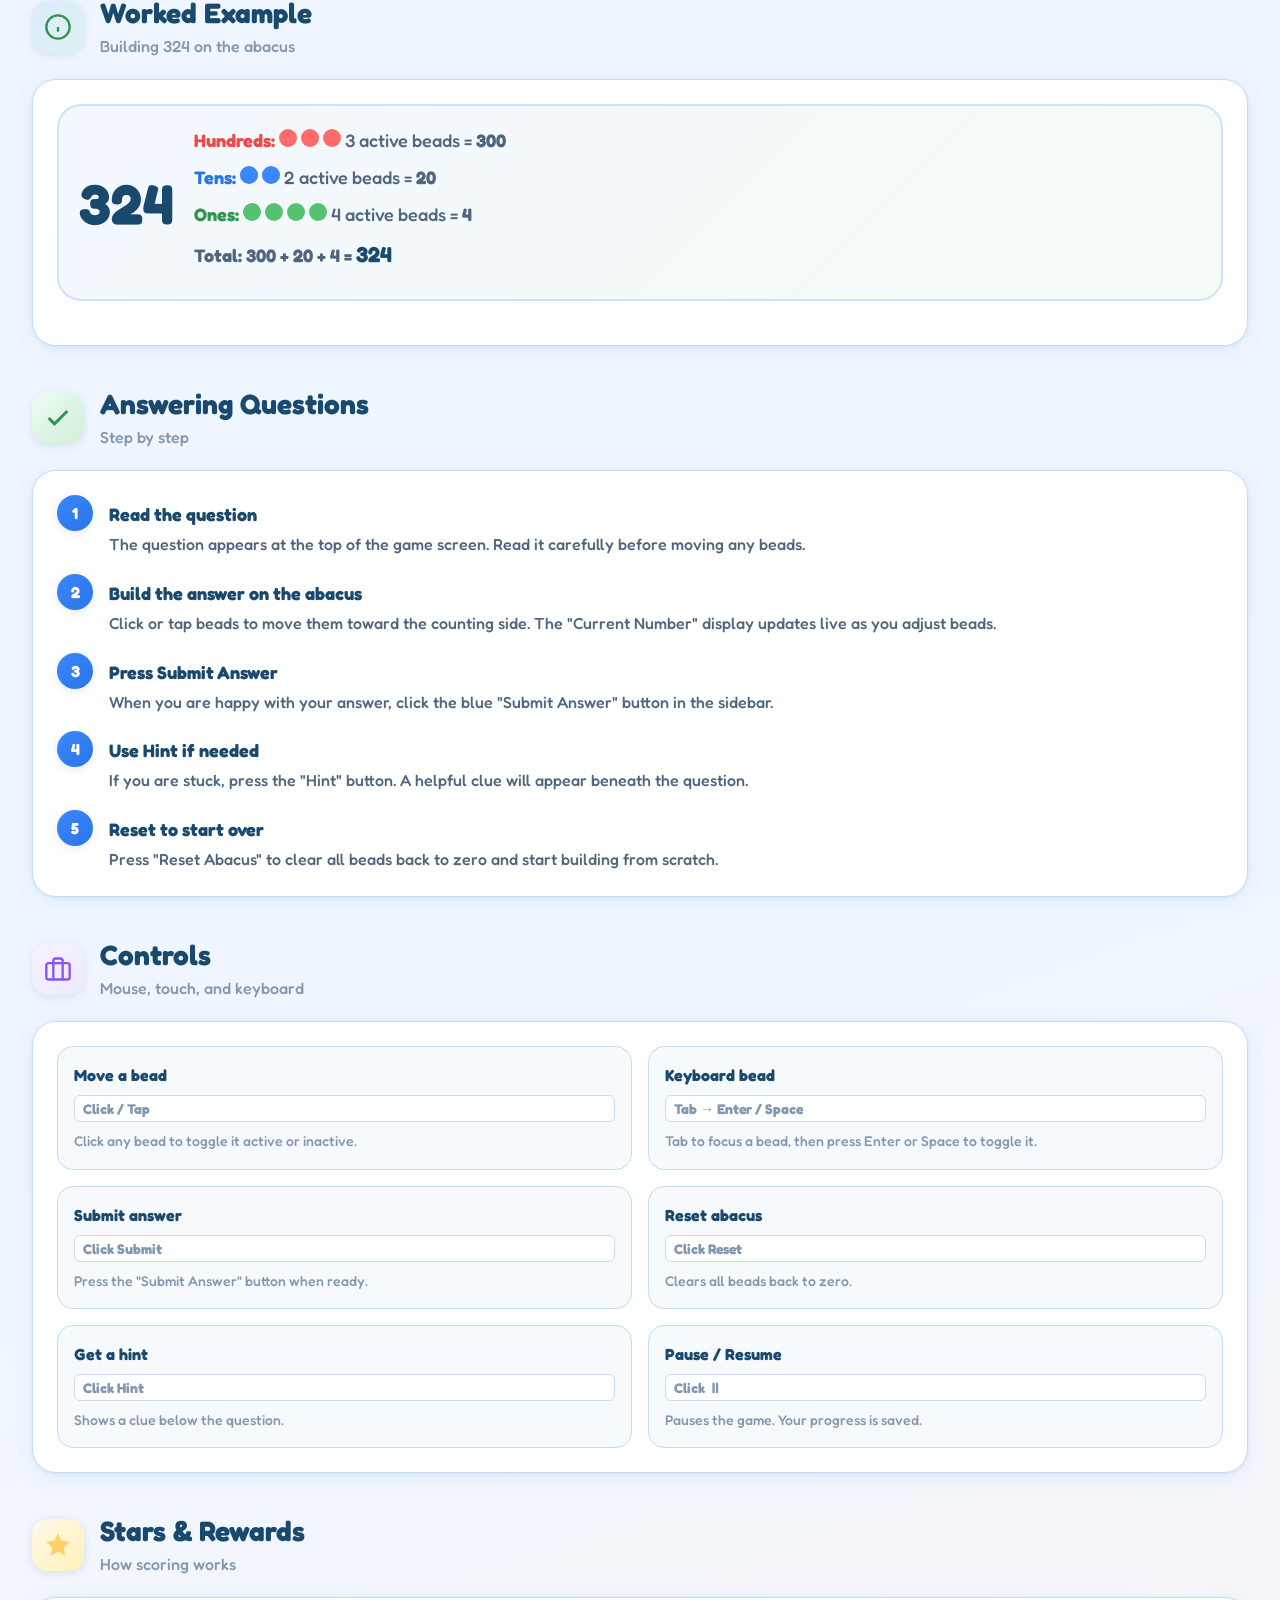
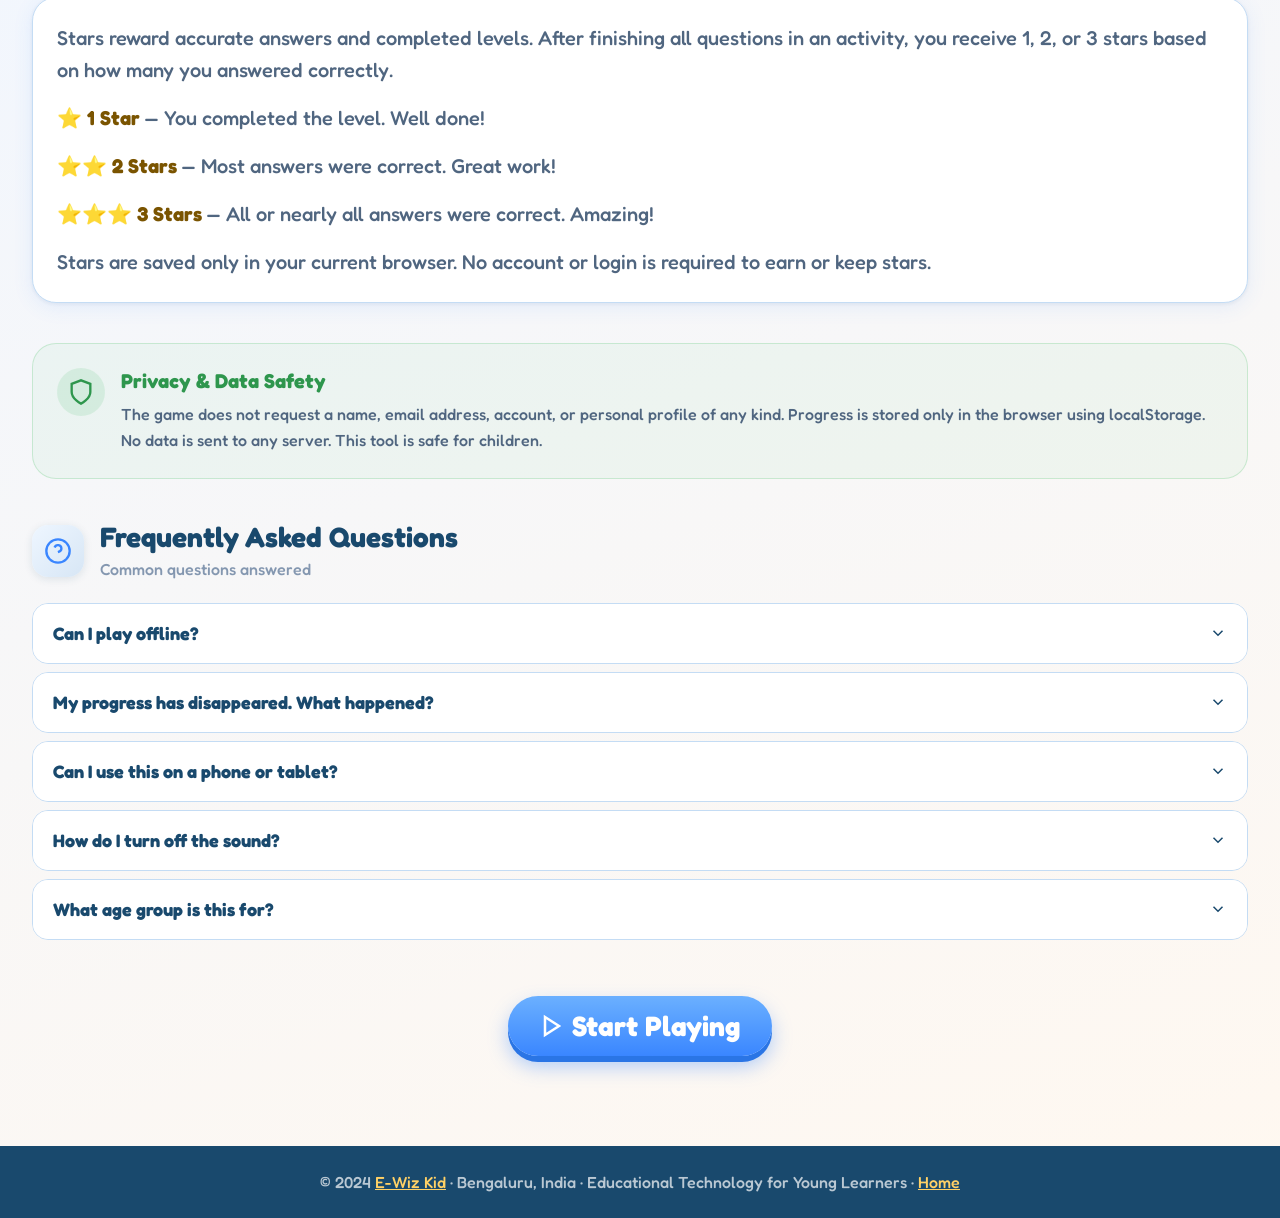
<file: 01_Website/help.html>
<!DOCTYPE html>
<html lang="en">
<head>
  <meta charset="UTF-8" />
  <meta name="viewport" content="width=device-width, initial-scale=1.0" />
  <meta name="description" content="E-Wiz Kid Abacus Adventure – learn how to use the abacus, understand place value, and get tips for every activity." />
  <meta name="theme-color" content="#3A86FF" />
  <title>E-Wiz Kid | How to Play</title>
  <link rel="stylesheet" href="../02_Styles/main.css" />
  <link rel="stylesheet" href="../02_Styles/responsive.css" />
  <style>
    /* ── Help Page Specific ───────────────────────────────── */
    .help-body {
      background: linear-gradient(160deg, #EEF6FF 0%, #F0F6FF 60%, #FFF8F0 100%);
      min-height: 100dvh;
    }

    /* Page banner */
    .help-banner {
      background: linear-gradient(135deg, var(--c-deep-blue), #0F2D45);
      padding: var(--sp-12) 0;
      text-align: center;
      color: var(--c-white);
      position: relative;
      overflow: hidden;
    }
    .help-banner::before {
      content: '';
      position: absolute;
      top: -80px; right: -80px;
      width: 320px; height: 320px;
      background: rgba(255,255,255,.03);
      border-radius: 50%;
    }
    .help-banner::after {
      content: '';
      position: absolute;
      bottom: -100px; left: -60px;
      width: 280px; height: 280px;
      background: rgba(58,134,255,.06);
      border-radius: 50%;
    }
    .help-banner__icon {
      width: 80px; height: 80px;
      border-radius: 50%;
      background: rgba(255,255,255,.1);
      display: flex;
      align-items: center;
      justify-content: center;
      margin: 0 auto var(--sp-4);
      border: 2px solid rgba(255,255,255,.2);
      position: relative; z-index: 1;
    }
    .help-banner__title {
      font-size: clamp(1.875rem, 4vw, 2.5rem);
      font-weight: var(--fw-xblk);
      margin-bottom: var(--sp-2);
      position: relative; z-index: 1;
    }
    .help-banner__subtitle {
      font-size: var(--fs-lg);
      color: rgba(255,255,255,.75);
      max-width: 42ch;
      margin-inline: auto;
      line-height: var(--lh-loose);
      position: relative; z-index: 1;
    }

    /* Quick navigation pills */
    .help-nav {
      display: flex;
      flex-wrap: wrap;
      gap: var(--sp-2);
      justify-content: center;
      padding: var(--sp-6) var(--sp-4);
      background: var(--c-white);
      border-bottom: 1.5px solid var(--c-border);
      position: sticky;
      top: var(--hdr-h);
      z-index: 100;
    }
    .help-nav__link {
      display: inline-flex;
      align-items: center;
      gap: var(--sp-1);
      font-size: var(--fs-sm);
      font-weight: var(--fw-bold);
      color: var(--c-text-light);
      text-decoration: none;
      padding: var(--sp-2) var(--sp-4);
      border-radius: var(--r-full);
      border: 1.5px solid var(--c-border);
      background: var(--c-light-panel);
      transition: all var(--dur-fast) var(--ease);
    }
    .help-nav__link:hover {
      border-color: var(--c-bright-blue);
      color: var(--c-bright-blue);
      background: rgba(58,134,255,.06);
    }

    /* Main content area */
    .help-content {
      padding: var(--sp-12) 0 var(--sp-16);
    }

    /* Section cards */
    .help-section {
      margin-bottom: var(--sp-10);
      scroll-margin-top: calc(var(--hdr-h) + 80px);
    }
    .help-section__header {
      display: flex;
      align-items: center;
      gap: var(--sp-4);
      margin-bottom: var(--sp-5);
    }
    .help-section__icon {
      width: 52px; height: 52px;
      border-radius: var(--r-lg);
      display: flex;
      align-items: center;
      justify-content: center;
      flex-shrink: 0;
      box-shadow: var(--sh-sm);
    }
    .help-section__icon svg { width: 28px; height: 28px; }
    .help-section__title {
      font-size: var(--fs-xl);
      font-weight: var(--fw-xblk);
      color: var(--c-deep-blue);
    }
    .help-section__subtitle {
      font-size: var(--fs-sm);
      color: var(--c-muted);
      margin-top: 2px;
    }

    /* Content card */
    .help-card {
      background: var(--c-white);
      border-radius: var(--r-xl);
      border: 1.5px solid var(--c-border);
      box-shadow: var(--sh-card);
      overflow: hidden;
    }
    .help-card__body { padding: var(--sp-6); }
    .help-card p {
      color: var(--c-text-light);
      line-height: var(--lh-loose);
      margin-bottom: var(--sp-4);
      font-size: var(--fs-md);
    }
    .help-card p:last-child { margin-bottom: 0; }

    /* Abacus visual demonstration */
    .abacus-demo {
      background: var(--c-cream);
      border-radius: var(--r-xl);
      padding: var(--sp-6);
      margin-bottom: var(--sp-5);
      border: 1.5px solid rgba(25,73,109,.12);
      display: flex;
      align-items: center;
      justify-content: center;
    }
    .abacus-demo svg { max-width: 100%; }

    /* Place value table */
    .place-table {
      width: 100%;
      border-collapse: collapse;
      font-size: var(--fs-sm);
      border-radius: var(--r-lg);
      overflow: hidden;
    }
    .place-table th {
      background: linear-gradient(135deg, var(--c-deep-blue), #0F2D45);
      color: var(--c-white);
      padding: var(--sp-3) var(--sp-4);
      text-align: left;
      font-weight: var(--fw-black);
      letter-spacing: 0.04em;
    }
    .place-table td {
      padding: var(--sp-3) var(--sp-4);
      border-bottom: 1px solid var(--c-border);
    }
    .place-table tr:last-child td { border-bottom: none; }
    .place-table tr:nth-child(even) td { background: var(--c-light-panel); }
    .place-table .hundreds { color: var(--c-coral-dark); font-weight: var(--fw-black); }
    .place-table .tens     { color: var(--c-blue-dark);  font-weight: var(--fw-black); }
    .place-table .ones     { color: var(--c-green-dark); font-weight: var(--fw-black); }

    /* Example card */
    .example-card {
      display: flex;
      align-items: center;
      gap: var(--sp-5);
      background: linear-gradient(135deg, rgba(58,134,255,.06), rgba(85,194,113,.06));
      border: 2px solid rgba(58,134,255,.2);
      border-radius: var(--r-xl);
      padding: var(--sp-5);
      margin-bottom: var(--sp-5);
    }
    .example-card__number {
      font-size: var(--fs-4xl);
      font-weight: var(--fw-xblk);
      color: var(--c-deep-blue);
      flex-shrink: 0;
      min-width: 80px;
      text-align: center;
    }
    .example-card__breakdown {
      flex: 1;
    }
    .example-card__breakdown p {
      margin-bottom: var(--sp-2) !important;
      font-size: var(--fs-base) !important;
    }
    .bead-visual {
      display: inline-flex;
      align-items: center;
      gap: 4px;
    }
    .bead-pip {
      width: 18px;
      height: 18px;
      border-radius: 50%;
      display: inline-block;
    }

    /* Step-by-step list */
    .steps-list {
      counter-reset: steps;
      display: flex;
      flex-direction: column;
      gap: var(--sp-4);
    }
    .step {
      display: flex;
      gap: var(--sp-4);
      align-items: flex-start;
    }
    .step__number {
      counter-increment: steps;
      width: 36px; height: 36px;
      border-radius: 50%;
      background: linear-gradient(135deg, var(--c-bright-blue), var(--c-blue-dark));
      color: var(--c-white);
      font-size: var(--fs-sm);
      font-weight: var(--fw-xblk);
      display: flex;
      align-items: center;
      justify-content: center;
      flex-shrink: 0;
      box-shadow: var(--sh-sm);
    }
    .step__number::before { content: counter(steps); }
    .step__body { flex: 1; padding-top: 6px; }
    .step__body strong {
      display: block;
      font-size: var(--fs-base);
      font-weight: var(--fw-bold);
      color: var(--c-deep-blue);
      margin-bottom: var(--sp-1);
    }
    .step__body p {
      font-size: var(--fs-sm);
      color: var(--c-text-light);
      margin: 0 !important;
      line-height: var(--lh-loose);
    }

    /* Controls grid */
    .controls-grid {
      display: grid;
      grid-template-columns: 1fr 1fr;
      gap: var(--sp-4);
    }
    .control-item {
      display: flex;
      flex-direction: column;
      gap: var(--sp-2);
      padding: var(--sp-4);
      background: var(--c-light-panel);
      border-radius: var(--r-lg);
      border: 1.5px solid var(--c-border);
    }
    .control-item__label {
      font-size: var(--fs-sm);
      font-weight: var(--fw-black);
      color: var(--c-deep-blue);
    }
    .control-item__key {
      display: inline-flex;
      align-items: center;
      gap: var(--sp-1);
      font-size: var(--fs-xs);
      font-weight: var(--fw-bold);
      color: var(--c-muted);
      background: var(--c-white);
      border: 1.5px solid var(--c-border);
      border-radius: var(--r-sm);
      padding: 2px var(--sp-2);
    }
    .control-item__desc {
      font-size: var(--fs-xs);
      color: var(--c-muted);
      line-height: var(--lh-loose);
    }

    /* Privacy section */
    .privacy-card {
      background: rgba(85,194,113,.06);
      border: 1.5px solid rgba(85,194,113,.25);
      border-radius: var(--r-xl);
      padding: var(--sp-6);
      display: flex;
      gap: var(--sp-4);
      align-items: flex-start;
    }
    .privacy-card__icon {
      width: 48px; height: 48px;
      background: rgba(85,194,113,.15);
      border-radius: var(--r-full);
      display: flex; align-items: center; justify-content: center;
      flex-shrink: 0;
      color: var(--c-green-dark);
    }
    .privacy-card__title {
      font-size: var(--fs-md);
      font-weight: var(--fw-black);
      color: var(--c-green-dark);
      margin-bottom: var(--sp-2);
    }
    .privacy-card__body {
      font-size: var(--fs-sm);
      color: var(--c-text-light);
      line-height: var(--lh-loose);
      margin: 0;
    }

    /* FAQ accordion */
    .faq-list { display: flex; flex-direction: column; gap: var(--sp-2); }
    .faq-item { border: 1.5px solid var(--c-border); border-radius: var(--r-lg); overflow: hidden; }
    .faq-item__trigger {
      display: flex;
      align-items: center;
      justify-content: space-between;
      width: 100%;
      padding: var(--sp-4) var(--sp-5);
      background: var(--c-white);
      border: none;
      cursor: pointer;
      text-align: left;
      font-size: var(--fs-base);
      font-weight: var(--fw-bold);
      color: var(--c-deep-blue);
      gap: var(--sp-3);
    }
    .faq-item__trigger:hover { background: var(--c-light-panel); }
    .faq-item__trigger svg { flex-shrink: 0; transition: transform var(--dur-fast) var(--ease); }
    .faq-item__trigger[aria-expanded="true"] svg { transform: rotate(180deg); }
    .faq-item__body {
      display: none;
      padding: 0 var(--sp-5) var(--sp-4);
      background: var(--c-white);
      font-size: var(--fs-sm);
      color: var(--c-text-light);
      line-height: var(--lh-loose);
    }
    .faq-item__body.open { display: block; }
  </style>
</head>
<body class="help-body">

  <a class="skip-link" href="#main-content">Skip to main content</a>

  <!-- Header -->
  <header class="site-header" role="banner">
    <div class="site-header__inner">
      <a class="site-header__logo" href="index.html" aria-label="E-Wiz Kid home">
        <div class="logo-badge" aria-hidden="true">
          <svg width="28" height="28" viewBox="0 0 142 140" fill="none" xmlns="http://www.w3.org/2000/svg" aria-hidden="true">
            <g stroke="#FFD166" stroke-width="8" stroke-linecap="round">
              <line x1="10" y1="22" x2="132" y2="22"/>
              <line x1="10" y1="70" x2="132" y2="70"/>
              <line x1="10" y1="118" x2="132" y2="118"/>
            </g>
            <circle cx="40" cy="22" r="14" fill="#FF6B6B" stroke="white" stroke-width="3"/>
            <circle cx="78" cy="22" r="14" fill="#3A86FF" stroke="white" stroke-width="3"/>
            <circle cx="40" cy="70" r="14" fill="#55C271" stroke="white" stroke-width="3"/>
            <circle cx="78" cy="70" r="14" fill="#FF6B6B" stroke="white" stroke-width="3"/>
            <circle cx="116" cy="70" r="14" fill="#3A86FF" stroke="white" stroke-width="3"/>
            <circle cx="60" cy="118" r="14" fill="#FFD166" stroke="white" stroke-width="3"/>
            <circle cx="98" cy="118" r="14" fill="#55C271" stroke="white" stroke-width="3"/>
          </svg>
        </div>
        <div class="logo-text">
          <span class="logo-text__name">E-Wiz Kid</span>
          <span class="logo-text__sub">Abacus Adventure</span>
        </div>
      </a>
      <nav class="site-header__nav" role="navigation" aria-label="Primary navigation">
        <a href="index.html"    class="nav-link">
          <svg width="16" height="16" fill="none" stroke="currentColor" stroke-width="2" viewBox="0 0 24 24" aria-hidden="true"><path d="M3 9l9-7 9 7v11a2 2 0 01-2 2H5a2 2 0 01-2-2z"/><polyline points="9,22 9,12 15,12 15,22"/></svg>
          Home
        </a>
        <a href="activity-selection.html" class="nav-link">
          <svg width="16" height="16" fill="none" stroke="currentColor" stroke-width="2" viewBox="0 0 24 24" aria-hidden="true"><rect x="3" y="3" width="7" height="7"/><rect x="14" y="3" width="7" height="7"/><rect x="14" y="14" width="7" height="7"/><rect x="3" y="14" width="7" height="7"/></svg>
          Activities
        </a>
        <a href="help.html"     class="nav-link" aria-current="page">
          <svg width="16" height="16" fill="none" stroke="currentColor" stroke-width="2" viewBox="0 0 24 24" aria-hidden="true"><circle cx="12" cy="12" r="10"/><path d="M9.09 9a3 3 0 015.83 1c0 2-3 3-3 3"/><line x1="12" y1="17" x2="12.01" y2="17"/></svg>
          Help
        </a>
      </nav>

      <div class="site-header__controls">
        <button class="sound-btn" id="sound-toggle" aria-label="Toggle sound" aria-pressed="true" title="Toggle sound">
          <svg width="20" height="20" fill="none" stroke="currentColor" stroke-width="2" viewBox="0 0 24 24" aria-hidden="true">
            <polygon points="11,5 6,9 2,9 2,15 6,15 11,19 11,5"/>
            <path d="M19.07 4.93a10 10 0 010 14.14"/>
            <path d="M15.54 8.46a5 5 0 010 7.07"/>
          </svg>
        </button>
      </div>
    </div>
  </header>

  <!-- Help Banner -->
  <div class="help-banner" role="banner" aria-labelledby="help-main-title">
    <div class="help-banner__icon" aria-hidden="true">
      <svg width="40" height="40" fill="none" stroke="white" stroke-width="2" viewBox="0 0 24 24" aria-hidden="true"><circle cx="12" cy="12" r="10"/><path d="M9.09 9a3 3 0 015.83 1c0 2-3 3-3 3"/><line x1="12" y1="17" x2="12.01" y2="17"/></svg>
    </div>
    <h1 class="help-banner__title" id="help-main-title">How to Play</h1>
    <p class="help-banner__subtitle">Learn how the abacus works, understand place value, and master every activity.</p>
  </div>

  <!-- Quick Navigation -->
  <nav class="help-nav" aria-label="Help sections">
    <a class="help-nav__link" href="#section-abacus">🔢 The Abacus</a>
    <a class="help-nav__link" href="#section-place-value">🏗️ Place Value</a>
    <a class="help-nav__link" href="#section-example">💡 Example</a>
    <a class="help-nav__link" href="#section-answering">✅ Answering</a>
    <a class="help-nav__link" href="#section-controls">⌨️ Controls</a>
    <a class="help-nav__link" href="#section-stars">⭐ Stars</a>
    <a class="help-nav__link" href="#section-privacy">🔒 Privacy</a>
    <a class="help-nav__link" href="#section-faq">❓ FAQ</a>
  </nav>

  <!-- Main Content -->
  <main id="main-content" role="main">
    <div class="help-content">
      <div class="container">

        <!-- Section: The Abacus -->
        <section class="help-section" id="section-abacus" aria-labelledby="abacus-heading">
          <div class="help-section__header">
            <div class="help-section__icon" style="background: linear-gradient(135deg, #EEF6FF, #D7E6F5);" aria-hidden="true">
              <svg width="28" height="28" fill="none" stroke="var(--c-bright-blue)" stroke-width="2" viewBox="0 0 24 24" aria-hidden="true"><rect x="3" y="3" width="7" height="7"/><rect x="14" y="3" width="7" height="7"/><rect x="14" y="14" width="7" height="7"/><rect x="3" y="14" width="7" height="7"/></svg>
            </div>
            <div>
              <h2 class="help-section__title" id="abacus-heading">The Abacus</h2>
              <p class="help-section__subtitle">How the beads work</p>
            </div>
          </div>

          <div class="help-card">
            <!-- Inline abacus reference SVG from client assets -->
            <div class="abacus-demo" aria-label="Abacus diagram showing Hundreds, Tens, and Ones rods with beads">
              <svg xmlns="http://www.w3.org/2000/svg" viewBox="0 0 720 420" role="img" aria-labelledby="help-abacus-title help-abacus-desc" preserveAspectRatio="xMidYMid meet" focusable="false" style="max-width: 500px;">
                <title id="help-abacus-title">Three-rod abacus reference</title>
                <desc id="help-abacus-desc">A polished educational abacus showing hundreds, tens and ones rods with beads.</desc>
                <defs>
                  <linearGradient id="panel" x1="0" y1="0" x2="1" y2="1"><stop stop-color="#FFFDF7"/><stop offset="1" stop-color="#FFF5DA"/></linearGradient>
                  <linearGradient id="frame" x1="0" y1="0" x2="1" y2="1"><stop stop-color="#204F75"/><stop offset="1" stop-color="#123A5A"/></linearGradient>
                </defs>
                <rect x="20" y="20" width="680" height="380" rx="32" fill="#F8FBFE"/>
                <rect x="42" y="38" width="636" height="305" rx="24" fill="url(#panel)" stroke="url(#frame)" stroke-width="14"/>
                <g stroke="#70859A" stroke-width="10" stroke-linecap="round">
                  <line x1="190" y1="78" x2="190" y2="306"/><line x1="360" y1="78" x2="360" y2="306"/><line x1="530" y1="78" x2="530" y2="306"/>
                </g>
                <g stroke="#FFFFFF" stroke-width="4">
                  <circle cx="190" cy="270" r="27" fill="#FF6B6B"/><circle cx="190" cy="216" r="27" fill="#FF6B6B"/><circle cx="190" cy="162" r="27" fill="#FF6B6B"/>
                  <circle cx="360" cy="270" r="27" fill="#3A86FF"/><circle cx="360" cy="216" r="27" fill="#3A86FF"/>
                  <circle cx="530" cy="270" r="27" fill="#55C271"/>
                </g>
                <g font-family="Inter, Arial, sans-serif" font-size="25" font-weight="700" fill="#19496D" text-anchor="middle">
                  <text x="190" y="386">Hundreds</text><text x="360" y="386">Tens</text><text x="530" y="386">Ones</text>
                </g>
              </svg>
            </div>

            <div class="help-card__body">
              <p>The abacus has three rods: <strong style="color: var(--c-coral-dark);">Hundreds</strong>, <strong style="color: var(--c-blue-dark);">Tens</strong>, and <strong style="color: var(--c-green-dark);">Ones</strong>. Each rod can hold beads.</p>
              <p>Move beads <strong>toward the centre</strong> (the counting side) of each rod to make them active. Every active bead adds one unit to that rod. To remove a unit, move the bead back.</p>
              <p>Click or tap any bead to toggle it. On a keyboard, use <kbd>Tab</kbd> to focus a bead and <kbd>Enter</kbd> or <kbd>Space</kbd> to activate it.</p>
            </div>
          </div>
        </section>

        <!-- Section: Place Value -->
        <section class="help-section" id="section-place-value" aria-labelledby="place-value-heading">
          <div class="help-section__header">
            <div class="help-section__icon" style="background: linear-gradient(135deg, #FFF9E9, #FFF0BA);" aria-hidden="true">
              <svg width="28" height="28" viewBox="0 0 120 120" xmlns="http://www.w3.org/2000/svg" aria-hidden="true">
                <path d="M18 100 H102 V87 H89 V59 H75 V35 H59 V59 H45 V87 H18 Z" fill="none" stroke="#F4B942" stroke-width="8" stroke-linecap="round" stroke-linejoin="round"/>
              </svg>
            </div>
            <div>
              <h2 class="help-section__title" id="place-value-heading">Place Value</h2>
              <p class="help-section__subtitle">What each rod means</p>
            </div>
          </div>

          <div class="help-card">
            <div class="help-card__body">
              <table class="place-table" aria-label="Place value table">
                <thead>
                  <tr>
                    <th scope="col">Rod</th>
                    <th scope="col">Bead Colour</th>
                    <th scope="col">Each Bead Equals</th>
                    <th scope="col">Example</th>
                  </tr>
                </thead>
                <tbody>
                  <tr>
                    <td><span class="hundreds">Hundreds</span></td>
                    <td><span style="display:inline-flex;align-items:center;gap:4px;"><span style="width:16px;height:16px;border-radius:50%;background:#FF6B6B;display:inline-block;"></span> Red</span></td>
                    <td><strong>100</strong></td>
                    <td>3 beads = 300</td>
                  </tr>
                  <tr>
                    <td><span class="tens">Tens</span></td>
                    <td><span style="display:inline-flex;align-items:center;gap:4px;"><span style="width:16px;height:16px;border-radius:50%;background:#3A86FF;display:inline-block;"></span> Blue</span></td>
                    <td><strong>10</strong></td>
                    <td>2 beads = 20</td>
                  </tr>
                  <tr>
                    <td><span class="ones">Ones</span></td>
                    <td><span style="display:inline-flex;align-items:center;gap:4px;"><span style="width:16px;height:16px;border-radius:50%;background:#55C271;display:inline-block;"></span> Green</span></td>
                    <td><strong>1</strong></td>
                    <td>4 beads = 4</td>
                  </tr>
                </tbody>
              </table>
            </div>
          </div>
        </section>

        <!-- Section: Example -->
        <section class="help-section" id="section-example" aria-labelledby="example-heading">
          <div class="help-section__header">
            <div class="help-section__icon" style="background: linear-gradient(135deg, rgba(58,134,255,.1), rgba(85,194,113,.1));" aria-hidden="true">
              <svg width="28" height="28" fill="none" stroke="var(--c-green-dark)" stroke-width="2" viewBox="0 0 24 24" aria-hidden="true"><circle cx="12" cy="12" r="10"/><path d="M12 16v-4"/><path d="M12 8h.01"/></svg>
            </div>
            <div>
              <h2 class="help-section__title" id="example-heading">Worked Example</h2>
              <p class="help-section__subtitle">Building 324 on the abacus</p>
            </div>
          </div>

          <div class="help-card">
            <div class="help-card__body">
              <div class="example-card" aria-label="Example: Building the number 324">
                <div class="example-card__number" aria-hidden="true">324</div>
                <div class="example-card__breakdown">
                  <p>
                    <strong style="color: var(--c-coral-dark);">Hundreds:</strong>
                    <span class="bead-visual">
                      <span class="bead-pip" style="background:#FF6B6B;" aria-hidden="true"></span>
                      <span class="bead-pip" style="background:#FF6B6B;" aria-hidden="true"></span>
                      <span class="bead-pip" style="background:#FF6B6B;" aria-hidden="true"></span>
                    </span>
                    3 active beads = <strong>300</strong>
                  </p>
                  <p>
                    <strong style="color: var(--c-blue-dark);">Tens:</strong>
                    <span class="bead-visual">
                      <span class="bead-pip" style="background:#3A86FF;" aria-hidden="true"></span>
                      <span class="bead-pip" style="background:#3A86FF;" aria-hidden="true"></span>
                    </span>
                    2 active beads = <strong>20</strong>
                  </p>
                  <p>
                    <strong style="color: var(--c-green-dark);">Ones:</strong>
                    <span class="bead-visual">
                      <span class="bead-pip" style="background:#55C271;" aria-hidden="true"></span>
                      <span class="bead-pip" style="background:#55C271;" aria-hidden="true"></span>
                      <span class="bead-pip" style="background:#55C271;" aria-hidden="true"></span>
                      <span class="bead-pip" style="background:#55C271;" aria-hidden="true"></span>
                    </span>
                    4 active beads = <strong>4</strong>
                  </p>
                  <p><strong>Total: 300 + 20 + 4 = <span style="color:var(--c-deep-blue);font-size:1.2em;">324</span></strong></p>
                </div>
              </div>
            </div>
          </div>
        </section>

        <!-- Section: Answering -->
        <section class="help-section" id="section-answering" aria-labelledby="answering-heading">
          <div class="help-section__header">
            <div class="help-section__icon" style="background: linear-gradient(135deg, #EFFBF2, #D0EED8);" aria-hidden="true">
              <svg width="28" height="28" fill="none" stroke="var(--c-green-dark)" stroke-width="2.5" viewBox="0 0 24 24" aria-hidden="true"><polyline points="20,6 9,17 4,12"/></svg>
            </div>
            <div>
              <h2 class="help-section__title" id="answering-heading">Answering Questions</h2>
              <p class="help-section__subtitle">Step by step</p>
            </div>
          </div>

          <div class="help-card">
            <div class="help-card__body">
              <ol class="steps-list" aria-label="Steps for answering a question">
                <li class="step">
                  <div class="step__number" aria-label="Step 1" aria-hidden="true"></div>
                  <div class="step__body">
                    <strong>Read the question</strong>
                    <p>The question appears at the top of the game screen. Read it carefully before moving any beads.</p>
                  </div>
                </li>
                <li class="step">
                  <div class="step__number" aria-label="Step 2" aria-hidden="true"></div>
                  <div class="step__body">
                    <strong>Build the answer on the abacus</strong>
                    <p>Click or tap beads to move them toward the counting side. The "Current Number" display updates live as you adjust beads.</p>
                  </div>
                </li>
                <li class="step">
                  <div class="step__number" aria-label="Step 3" aria-hidden="true"></div>
                  <div class="step__body">
                    <strong>Press Submit Answer</strong>
                    <p>When you are happy with your answer, click the blue "Submit Answer" button in the sidebar.</p>
                  </div>
                </li>
                <li class="step">
                  <div class="step__number" aria-label="Step 4" aria-hidden="true"></div>
                  <div class="step__body">
                    <strong>Use Hint if needed</strong>
                    <p>If you are stuck, press the "Hint" button. A helpful clue will appear beneath the question.</p>
                  </div>
                </li>
                <li class="step">
                  <div class="step__number" aria-label="Step 5" aria-hidden="true"></div>
                  <div class="step__body">
                    <strong>Reset to start over</strong>
                    <p>Press "Reset Abacus" to clear all beads back to zero and start building from scratch.</p>
                  </div>
                </li>
              </ol>
            </div>
          </div>
        </section>

        <!-- Section: Controls -->
        <section class="help-section" id="section-controls" aria-labelledby="controls-heading">
          <div class="help-section__header">
            <div class="help-section__icon" style="background: linear-gradient(135deg, #F5F3FF, #EDE9FE);" aria-hidden="true">
              <svg width="28" height="28" fill="none" stroke="var(--c-purple)" stroke-width="2" viewBox="0 0 24 24" aria-hidden="true"><rect x="2" y="7" width="20" height="14" rx="2"/><path d="M16 21V5a2 2 0 00-2-2h-4a2 2 0 00-2 2v16"/></svg>
            </div>
            <div>
              <h2 class="help-section__title" id="controls-heading">Controls</h2>
              <p class="help-section__subtitle">Mouse, touch, and keyboard</p>
            </div>
          </div>

          <div class="help-card">
            <div class="help-card__body">
              <div class="controls-grid">
                <div class="control-item">
                  <span class="control-item__label">Move a bead</span>
                  <span class="control-item__key">Click / Tap</span>
                  <span class="control-item__desc">Click any bead to toggle it active or inactive.</span>
                </div>
                <div class="control-item">
                  <span class="control-item__label">Keyboard bead</span>
                  <span class="control-item__key">Tab → Enter / Space</span>
                  <span class="control-item__desc">Tab to focus a bead, then press Enter or Space to toggle it.</span>
                </div>
                <div class="control-item">
                  <span class="control-item__label">Submit answer</span>
                  <span class="control-item__key">Click Submit</span>
                  <span class="control-item__desc">Press the "Submit Answer" button when ready.</span>
                </div>
                <div class="control-item">
                  <span class="control-item__label">Reset abacus</span>
                  <span class="control-item__key">Click Reset</span>
                  <span class="control-item__desc">Clears all beads back to zero.</span>
                </div>
                <div class="control-item">
                  <span class="control-item__label">Get a hint</span>
                  <span class="control-item__key">Click Hint</span>
                  <span class="control-item__desc">Shows a clue below the question.</span>
                </div>
                <div class="control-item">
                  <span class="control-item__label">Pause / Resume</span>
                  <span class="control-item__key">Click ⏸</span>
                  <span class="control-item__desc">Pauses the game. Your progress is saved.</span>
                </div>
              </div>
            </div>
          </div>
        </section>

        <!-- Section: Stars -->
        <section class="help-section" id="section-stars" aria-labelledby="stars-heading">
          <div class="help-section__header">
            <div class="help-section__icon" style="background: linear-gradient(135deg, #FFF9E9, #FFF0BA);" aria-hidden="true">
              <svg width="28" height="28" viewBox="0 0 24 24" fill="#FFD166" aria-hidden="true"><path d="M12 2l3.09 6.26L22 9.27l-5 4.87 1.18 6.88L12 17.77l-6.18 3.25L7 14.14 2 9.27l6.91-1.01L12 2z"/></svg>
            </div>
            <div>
              <h2 class="help-section__title" id="stars-heading">Stars &amp; Rewards</h2>
              <p class="help-section__subtitle">How scoring works</p>
            </div>
          </div>

          <div class="help-card">
            <div class="help-card__body">
              <p>Stars reward accurate answers and completed levels. After finishing all questions in an activity, you receive 1, 2, or 3 stars based on how many you answered correctly.</p>
              <p><strong style="color: #7A5400;">⭐ 1 Star</strong> — You completed the level. Well done!</p>
              <p><strong style="color: #7A5400;">⭐⭐ 2 Stars</strong> — Most answers were correct. Great work!</p>
              <p><strong style="color: #7A5400;">⭐⭐⭐ 3 Stars</strong> — All or nearly all answers were correct. Amazing!</p>
              <p>Stars are saved only in your current browser. No account or login is required to earn or keep stars.</p>
            </div>
          </div>
        </section>

        <!-- Section: Privacy -->
        <section class="help-section" id="section-privacy" aria-labelledby="privacy-heading">
          <h2 class="sr-only" id="privacy-heading">Privacy Information</h2>
          <div class="privacy-card" role="note">
            <div class="privacy-card__icon" aria-hidden="true">
              <svg width="28" height="28" fill="none" stroke="currentColor" stroke-width="2" viewBox="0 0 24 24" aria-hidden="true"><path d="M12 22s8-4 8-10V5l-8-3-8 3v7c0 6 8 10 8 10z"/></svg>
            </div>
            <div>
              <h3 class="privacy-card__title">Privacy &amp; Data Safety</h3>
              <p class="privacy-card__body">The game does not request a name, email address, account, or personal profile of any kind. Progress is stored only in the browser using localStorage. No data is sent to any server. This tool is safe for children.</p>
            </div>
          </div>
        </section>

        <!-- Section: FAQ -->
        <section class="help-section" id="section-faq" aria-labelledby="faq-heading">
          <div class="help-section__header">
            <div class="help-section__icon" style="background: linear-gradient(135deg, #EEF6FF, #D7E6F5);" aria-hidden="true">
              <svg width="28" height="28" fill="none" stroke="var(--c-bright-blue)" stroke-width="2" viewBox="0 0 24 24" aria-hidden="true"><circle cx="12" cy="12" r="10"/><path d="M9.09 9a3 3 0 015.83 1c0 2-3 3-3 3"/><line x1="12" y1="17" x2="12.01" y2="17"/></svg>
            </div>
            <div>
              <h2 class="help-section__title" id="faq-heading">Frequently Asked Questions</h2>
              <p class="help-section__subtitle">Common questions answered</p>
            </div>
          </div>

          <div class="faq-list">

            <div class="faq-item">
              <button class="faq-item__trigger" aria-expanded="false" aria-controls="faq-1-body" id="faq-1">
                Can I play offline?
                <svg width="18" height="18" fill="none" stroke="currentColor" stroke-width="2" viewBox="0 0 24 24" aria-hidden="true"><polyline points="6,9 12,15 18,9"/></svg>
              </button>
              <div class="faq-item__body" id="faq-1-body" role="region" aria-labelledby="faq-1">
                Yes! Once the page has loaded, all five activities work without an internet connection. Your progress is saved in the browser.
              </div>
            </div>

            <div class="faq-item">
              <button class="faq-item__trigger" aria-expanded="false" aria-controls="faq-2-body" id="faq-2">
                My progress has disappeared. What happened?
                <svg width="18" height="18" fill="none" stroke="currentColor" stroke-width="2" viewBox="0 0 24 24" aria-hidden="true"><polyline points="6,9 12,15 18,9"/></svg>
              </button>
              <div class="faq-item__body" id="faq-2-body" role="region" aria-labelledby="faq-2">
                Progress is stored in your browser's localStorage. Clearing browser data, using a private/incognito window, or switching browsers will remove saved progress.
              </div>
            </div>

            <div class="faq-item">
              <button class="faq-item__trigger" aria-expanded="false" aria-controls="faq-3-body" id="faq-3">
                Can I use this on a phone or tablet?
                <svg width="18" height="18" fill="none" stroke="currentColor" stroke-width="2" viewBox="0 0 24 24" aria-hidden="true"><polyline points="6,9 12,15 18,9"/></svg>
              </button>
              <div class="faq-item__body" id="faq-3-body" role="region" aria-labelledby="faq-3">
                Yes! Abacus Adventure is designed for all screen sizes including phones, tablets, laptops, and desktop computers. All beads have large touch targets.
              </div>
            </div>

            <div class="faq-item">
              <button class="faq-item__trigger" aria-expanded="false" aria-controls="faq-4-body" id="faq-4">
                How do I turn off the sound?
                <svg width="18" height="18" fill="none" stroke="currentColor" stroke-width="2" viewBox="0 0 24 24" aria-hidden="true"><polyline points="6,9 12,15 18,9"/></svg>
              </button>
              <div class="faq-item__body" id="faq-4-body" role="region" aria-labelledby="faq-4">
                Click the sound icon (🔊) in the top-right corner of any screen to mute all sound effects and music. The game can be played completely silently.
              </div>
            </div>

            <div class="faq-item">
              <button class="faq-item__trigger" aria-expanded="false" aria-controls="faq-5-body" id="faq-5">
                What age group is this for?
                <svg width="18" height="18" fill="none" stroke="currentColor" stroke-width="2" viewBox="0 0 24 24" aria-hidden="true"><polyline points="6,9 12,15 18,9"/></svg>
              </button>
              <div class="faq-item__body" id="faq-5-body" role="region" aria-labelledby="faq-5">
                Abacus Adventure is designed for children aged 6–10, but can be enjoyed by anyone learning about place value and abacus arithmetic. The five levels cover beginner through advanced skills.
              </div>
            </div>

          </div><!-- /faq-list -->
        </section>

        <!-- Back to start -->
        <div style="text-align: center; padding-top: var(--sp-4);">
          <a href="activity-selection.html" class="btn btn--primary btn--lg" id="start-playing-btn">
            <svg width="20" height="20" fill="none" stroke="currentColor" stroke-width="2.5" viewBox="0 0 24 24" aria-hidden="true"><polygon points="5,3 19,12 5,21 5,3"/></svg>
            Start Playing
          </a>
        </div>

      </div><!-- /container -->
    </div><!-- /help-content -->
  </main>

  <footer class="site-footer" role="contentinfo">
    <p>© 2024 <a href="index.html">E-Wiz Kid</a> · Bengaluru, India · Educational Technology for Young Learners · <a href="index.html">Home</a></p>
  </footer>

  <script type="module" src="../03_Scripts/app.js"></script>
  <script>
    // FAQ accordion
    document.querySelectorAll('.faq-item__trigger').forEach(trigger => {
      trigger.addEventListener('click', () => {
        const expanded = trigger.getAttribute('aria-expanded') === 'true';
        trigger.setAttribute('aria-expanded', String(!expanded));
        const body = document.getElementById(trigger.getAttribute('aria-controls'));
        if (body) body.classList.toggle('open', !expanded);
      });
    });
  </script>
</body>
</html>
</file>
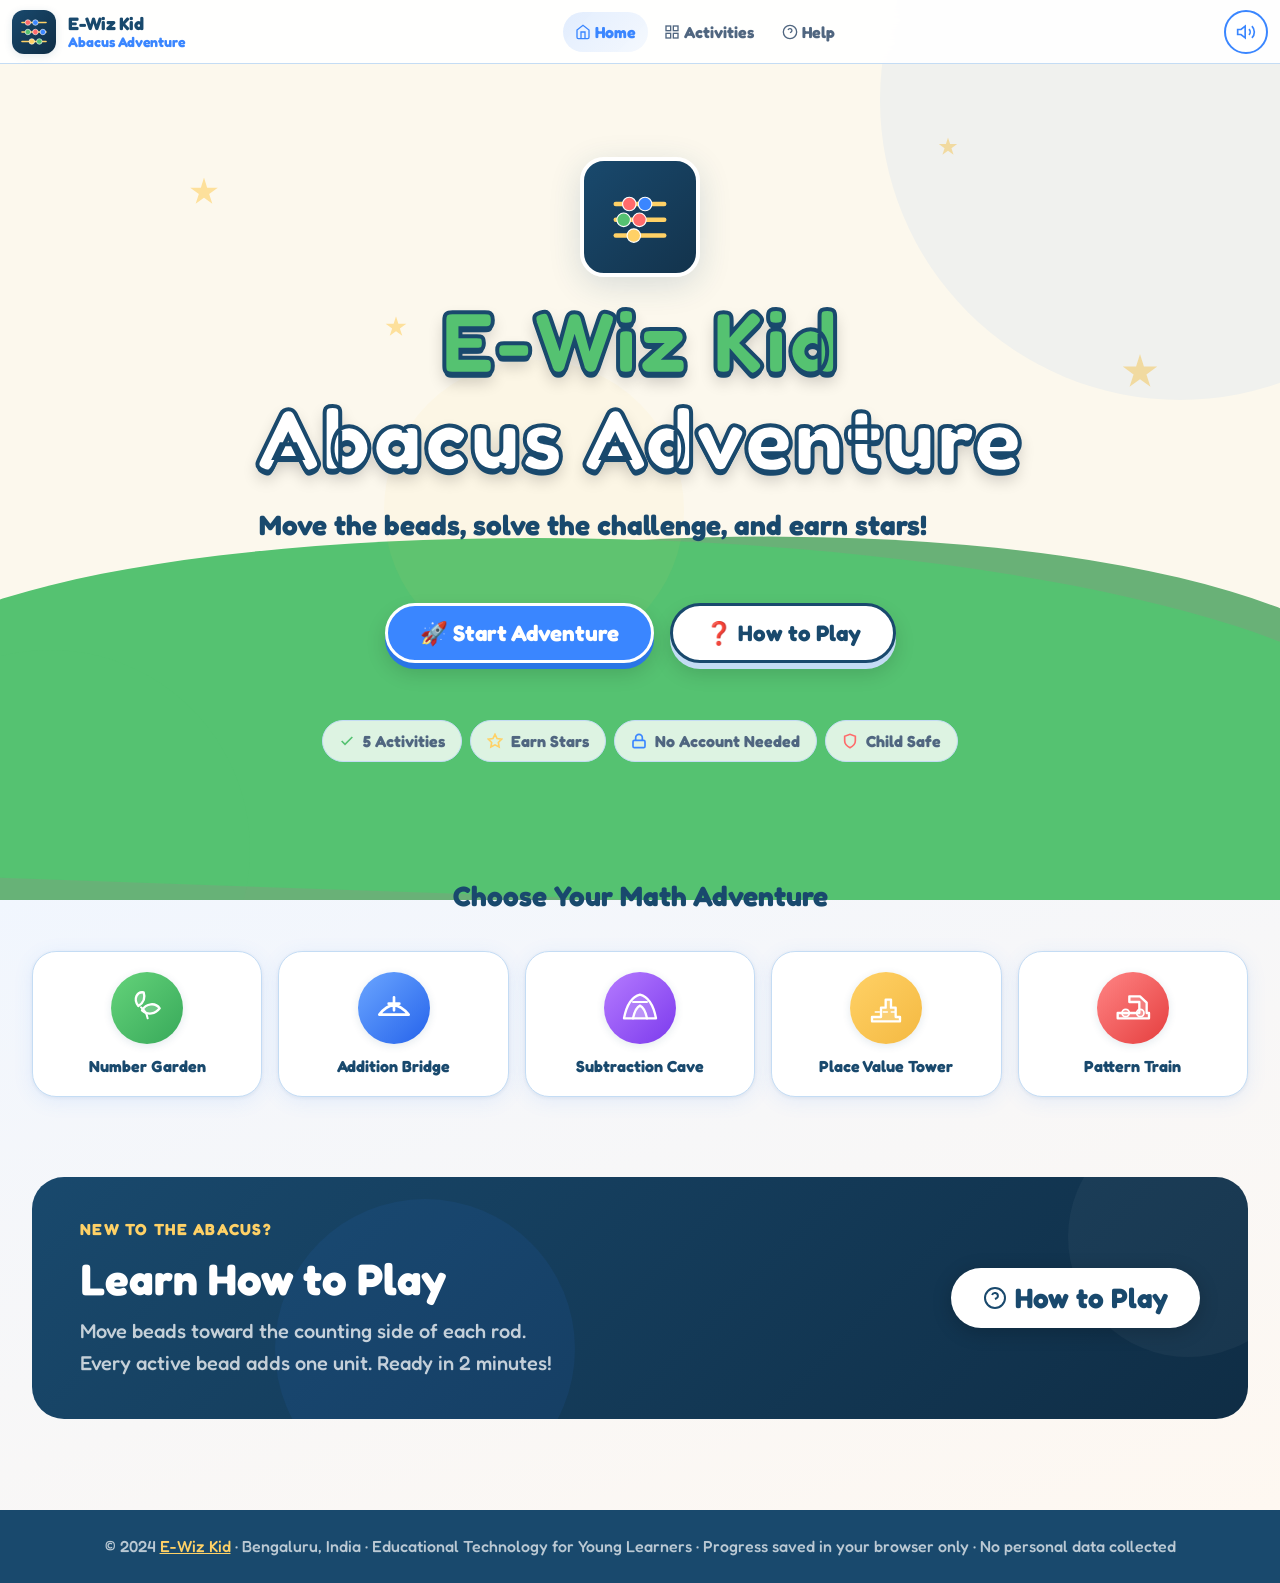
<file: 01_Website/results.html>
<!DOCTYPE html>
<html lang="en">
<head>
  <meta charset="UTF-8" />
  <meta name="viewport" content="width=device-width, initial-scale=1.0" />
  <meta name="description" content="E-Wiz Kid Abacus Adventure – results screen. See your score, stars, and rewards." />
  <meta name="theme-color" content="#3A86FF" />
  <title>E-Wiz Kid | Level Complete!</title>
  <link rel="stylesheet" href="../02_Styles/main.css" />
  <link rel="stylesheet" href="../02_Styles/responsive.css" />
  <style>
    /* ── Results Page ─────────────────────────────────────── */
    .results-body {
      background: linear-gradient(160deg, #EEF6FF 0%, #F0F6FF 50%, #F4FFF6 100%);
      min-height: 100dvh;
      display: flex;
      flex-direction: column;
    }

    .results-main {
      flex: 1;
      display: flex;
      align-items: center;
      justify-content: center;
      padding: var(--sp-8) var(--sp-4);
    }

    /* Confetti background */
    .confetti-bg {
      position: fixed;
      inset: 0;
      pointer-events: none;
      z-index: 0;
      overflow: hidden;
    }
    .confetti-piece {
      position: absolute;
      width: 12px;
      height: 12px;
      border-radius: 2px;
      opacity: 0;
      animation: confetti-fall var(--duration, 2s) ease var(--delay, 0s) forwards;
    }

    /* Results wrapper */
    .results-wrapper {
      position: relative;
      z-index: 1;
      width: 100%;
      max-width: 520px;
    }

    /* Main results card */
    .results-card {
      background: var(--c-white);
      border-radius: var(--r-3xl);
      box-shadow: 0 16px 0px rgba(196, 220, 244, 0.6);
      border: 4px solid var(--c-border);
      overflow: hidden;
      animation: popIn var(--dur-normal) var(--ease-spring);
    }

    /* Card top: celebration banner */
    .results-card__banner {
      background: linear-gradient(135deg, var(--c-bright-blue), var(--c-purple));
      padding: var(--sp-10) var(--sp-6);
      text-align: center;
      position: relative;
      overflow: hidden;
      border-bottom: 4px solid var(--c-border);
    }
    .results-card__banner::before {
      content: '';
      position: absolute;
      top: -40px; right: -40px;
      width: 160px; height: 160px;
      background: rgba(255,255,255,.1);
      border-radius: 50%;
    }
    .results-card__banner::after {
      content: '';
      position: absolute;
      bottom: -60px; left: -20px;
      width: 200px; height: 200px;
      background: rgba(255,255,255,.1);
      border-radius: 50%;
    }

    /* Check mark circle */
    .results-check {
      width: 96px;
      height: 96px;
      background: linear-gradient(135deg, var(--c-green), #38A95A);
      border-radius: 50%;
      display: flex;
      align-items: center;
      justify-content: center;
      margin: 0 auto var(--sp-6);
      box-shadow:
        0 8px 0px #217D3B,
        0 12px 24px rgba(85,194,113,.4);
      animation: popIn var(--dur-normal) var(--ease-spring) both;
      animation-delay: 200ms;
      position: relative;
      z-index: 1;
      border: 4px solid var(--c-white);
    }
    .results-check svg { width: 56px; height: 56px; stroke-width: 4; }

    .results-card__title {
      font-size: var(--fs-4xl);
      font-weight: var(--fw-xblk);
      color: var(--c-white);
      margin-bottom: var(--sp-2);
      position: relative;
      z-index: 1;
      text-shadow: 0 4px 0 rgba(0,0,0,0.1);
    }
    .results-card__activity {
      font-size: var(--fs-lg);
      font-weight: var(--fw-black);
      color: rgba(255,255,255,.9);
      position: relative;
      z-index: 1;
    }

    /* Stars row */
    .results-stars {
      display: flex;
      align-items: center;
      justify-content: center;
      gap: var(--sp-3);
      padding: var(--sp-8) var(--sp-6) 0;
    }
    .results-star {
      width: 64px;
      height: 64px;
      color: var(--c-yellow);
      filter: drop-shadow(0 4px 0px #C88D00);
      animation: popIn var(--dur-normal) var(--ease-spring) both;
    }
    .results-star--empty {
      color: #D1D5DB;
      filter: none;
    }
    .results-star:nth-child(2) { animation-delay: 150ms; }
    .results-star:nth-child(3) { animation-delay: 300ms; }

    /* Stat boxes */
    .results-stats {
      display: grid;
      grid-template-columns: 1fr 1fr 1fr;
      gap: var(--sp-3);
      padding: var(--sp-5) var(--sp-6);
    }
    .results-stat {
      background: var(--c-light-panel);
      border-radius: var(--r-xl);
      padding: var(--sp-4) var(--sp-3);
      text-align: center;
      border: 1.5px solid var(--c-border);
    }
    .results-stat__value {
      font-size: var(--fs-2xl);
      font-weight: var(--fw-xblk);
      color: var(--c-deep-blue);
      line-height: 1;
      margin-bottom: var(--sp-1);
    }
    .results-stat__label {
      font-size: 0.7rem;
      font-weight: var(--fw-bold);
      color: var(--c-muted);
      text-transform: uppercase;
      letter-spacing: 0.06em;
    }

    /* New high score badge */
    .new-best-badge {
      display: flex;
      align-items: center;
      justify-content: center;
      gap: var(--sp-2);
      padding: var(--sp-2) var(--sp-4);
      background: rgba(255,209,102,.18);
      border: 1.5px solid rgba(255,209,102,.4);
      border-radius: var(--r-full);
      font-size: var(--fs-sm);
      font-weight: var(--fw-black);
      color: #7A5400;
      margin: 0 var(--sp-6) var(--sp-4);
    }

    /* CTA buttons */
    .results-actions {
      display: flex;
      flex-direction: column;
      gap: var(--sp-3);
      padding: var(--sp-2) var(--sp-6) var(--sp-8);
    }
    .results-actions .btn {
      border-radius: var(--r-lg);
    }

    /* Score breakdown (collapsible) */
    .score-breakdown {
      margin: 0 var(--sp-6) var(--sp-6);
      border: 1.5px solid var(--c-border);
      border-radius: var(--r-xl);
      overflow: hidden;
    }
    .score-breakdown__header {
      display: flex;
      align-items: center;
      justify-content: space-between;
      padding: var(--sp-3) var(--sp-4);
      background: var(--c-light-panel);
      cursor: pointer;
      font-size: var(--fs-sm);
      font-weight: var(--fw-bold);
      color: var(--c-deep-blue);
      border: none;
      width: 100%;
      text-align: left;
    }
    .score-breakdown__header:hover { background: var(--c-border); }
    .score-breakdown__header svg { transition: transform var(--dur-fast) var(--ease); }
    .score-breakdown__header[aria-expanded="true"] svg { transform: rotate(180deg); }

    .score-breakdown__body {
      display: none;
    }
    .score-breakdown__body.open { display: block; }

    .score-row {
      display: flex;
      align-items: center;
      gap: var(--sp-3);
      padding: var(--sp-3) var(--sp-4);
      font-size: var(--fs-sm);
      border-top: 1px solid var(--c-border);
    }
    .score-row__indicator {
      width: 24px;
      height: 24px;
      border-radius: 50%;
      display: flex;
      align-items: center;
      justify-content: center;
      flex-shrink: 0;
      font-size: 0.7rem;
    }
    .score-row__indicator--correct {
      background: rgba(85,194,113,.15);
      color: var(--c-green-dark);
    }
    .score-row__indicator--incorrect {
      background: rgba(255,107,107,.12);
      color: var(--c-coral-dark);
    }
    .score-row__question { flex: 1; color: var(--c-text-light); }
    .score-row__result   { font-weight: var(--fw-bold); }
    .score-row--correct   .score-row__result { color: var(--c-green-dark); }
    .score-row--incorrect .score-row__result { color: var(--c-coral-dark); }
  </style>
</head>
<body class="results-body">

  <!-- Confetti background (filled by JS in Phase 3) -->
  <div class="confetti-bg" id="confetti-bg" aria-hidden="true">
    <!-- Confetti pieces rendered here by game.js Phase 3 -->
    <!-- Static decorative dots as Phase 2 placeholder -->
    <div style="position:absolute; top:10%; left:15%; width:16px; height:16px; background:#FFD166; border-radius:50%; opacity:0.5; transform:rotate(20deg);"></div>
    <div style="position:absolute; top:20%; right:12%; width:12px; height:12px; background:#55C271; border-radius:2px; opacity:0.4; transform:rotate(45deg);"></div>
    <div style="position:absolute; top:8%; left:60%; width:10px; height:10px; background:#FF6B6B; border-radius:50%; opacity:0.5;"></div>
    <div style="position:absolute; top:35%; left:8%; width:14px; height:14px; background:#3A86FF; border-radius:2px; opacity:0.4; transform:rotate(30deg);"></div>
    <div style="position:absolute; bottom:25%; right:15%; width:16px; height:16px; background:#FFD166; border-radius:50%; opacity:0.4;"></div>
    <div style="position:absolute; bottom:15%; left:20%; width:12px; height:12px; background:#9B6BFF; border-radius:2px; opacity:0.4; transform:rotate(60deg);"></div>
    <div style="position:absolute; top:60%; right:8%; width:10px; height:10px; background:#55C271; border-radius:50%; opacity:0.5;"></div>
    <div style="position:absolute; bottom:35%; left:40%; width:14px; height:14px; background:#FF6B6B; border-radius:2px; opacity:0.35; transform:rotate(15deg);"></div>
  </div>

  <a class="skip-link" href="#main-content">Skip to main content</a>

  <!-- Header -->
  <header class="site-header" role="banner">
    <div class="site-header__inner">
      <a class="site-header__logo" href="index.html" aria-label="E-Wiz Kid home">
        <div class="logo-badge" aria-hidden="true">
          <svg width="28" height="28" viewBox="0 0 142 140" fill="none" xmlns="http://www.w3.org/2000/svg" aria-hidden="true">
            <g stroke="#FFD166" stroke-width="8" stroke-linecap="round">
              <line x1="10" y1="22" x2="132" y2="22"/>
              <line x1="10" y1="70" x2="132" y2="70"/>
              <line x1="10" y1="118" x2="132" y2="118"/>
            </g>
            <circle cx="40" cy="22" r="14" fill="#FF6B6B" stroke="white" stroke-width="3"/>
            <circle cx="78" cy="22" r="14" fill="#3A86FF" stroke="white" stroke-width="3"/>
            <circle cx="40" cy="70" r="14" fill="#55C271" stroke="white" stroke-width="3"/>
            <circle cx="78" cy="70" r="14" fill="#FF6B6B" stroke="white" stroke-width="3"/>
            <circle cx="116" cy="70" r="14" fill="#3A86FF" stroke="white" stroke-width="3"/>
            <circle cx="60" cy="118" r="14" fill="#FFD166" stroke="white" stroke-width="3"/>
            <circle cx="98" cy="118" r="14" fill="#55C271" stroke="white" stroke-width="3"/>
          </svg>
        </div>
        <div class="logo-text">
          <span class="logo-text__name">E-Wiz Kid</span>
          <span class="logo-text__sub">Abacus Adventure</span>
        </div>
      </a>
      <nav class="site-header__nav" role="navigation" aria-label="Primary navigation">
        <a href="index.html"    class="nav-link">Home</a>
        <a href="activity-selection.html" class="nav-link">Activities</a>
        <a href="help.html"     class="nav-link">Help</a>
      </nav>
    </div>
  </header>

  <!-- Main -->
  <main id="main-content" class="results-main" role="main">
    <div class="results-wrapper">

      <!-- Results Card -->
      <div class="results-card" role="region" aria-labelledby="results-title">

        <!-- Banner -->
        <div class="results-card__banner">
          <!-- Green checkmark -->
          <div class="results-check" aria-hidden="true">
            <svg fill="none" stroke="white" stroke-width="3" viewBox="0 0 24 24" aria-hidden="true"><polyline points="20,6 9,17 4,12"/></svg>
          </div>
          <h1 class="results-card__title" id="results-title">Level complete! Your stars are ready.</h1>
          <p class="results-card__activity" id="results-activity-name">Number Garden · Level 1</p>
        </div>

        <!-- Stars -->
        <div class="results-stars" role="img" aria-label="3 stars earned – perfect score!" aria-live="polite">
          <svg class="results-star" viewBox="0 0 24 24" fill="currentColor" aria-hidden="true"><path d="M12 2l3.09 6.26L22 9.27l-5 4.87 1.18 6.88L12 17.77l-6.18 3.25L7 14.14 2 9.27l6.91-1.01L12 2z"/></svg>
          <svg class="results-star" viewBox="0 0 24 24" fill="currentColor" aria-hidden="true"><path d="M12 2l3.09 6.26L22 9.27l-5 4.87 1.18 6.88L12 17.77l-6.18 3.25L7 14.14 2 9.27l6.91-1.01L12 2z"/></svg>
          <svg class="results-star" viewBox="0 0 24 24" fill="currentColor" aria-hidden="true"><path d="M12 2l3.09 6.26L22 9.27l-5 4.87 1.18 6.88L12 17.77l-6.18 3.25L7 14.14 2 9.27l6.91-1.01L12 2z"/></svg>
        </div>

        <!-- New best badge (visible when applicable) -->
        <div class="new-best-badge" id="new-best-badge" aria-live="polite">
          <svg width="16" height="16" viewBox="0 0 24 24" fill="currentColor" aria-hidden="true"><path d="M12 2l3.09 6.26L22 9.27l-5 4.87 1.18 6.88L12 17.77l-6.18 3.25L7 14.14 2 9.27l6.91-1.01L12 2z"/></svg>
          New High Score!
        </div>

        <!-- Stats -->
        <div class="results-stats" role="list" aria-label="Game statistics">
          <div class="results-stat" role="listitem">
            <div class="results-stat__value" id="stat-correct" aria-label="Correct answers: 6">6</div>
            <div class="results-stat__label">Questions<br>Correct</div>
          </div>
          <div class="results-stat" role="listitem">
            <div class="results-stat__value" id="stat-attempted" aria-label="Questions attempted: 6">6</div>
            <div class="results-stat__label">Questions<br>Attempted</div>
          </div>
          <div class="results-stat" role="listitem">
            <div class="results-stat__value" id="stat-score" aria-label="Stars earned: 3">3</div>
            <div class="results-stat__label">Stars<br>Earned</div>
          </div>
        </div>

        <!-- Score breakdown (expandable) -->
        <div class="score-breakdown">
          <button class="score-breakdown__header" id="breakdown-toggle" aria-expanded="false" aria-controls="breakdown-body">
            <span>Question Breakdown</span>
            <svg width="18" height="18" fill="none" stroke="currentColor" stroke-width="2" viewBox="0 0 24 24" aria-hidden="true"><polyline points="6,9 12,15 18,9"/></svg>
          </button>
          <div class="score-breakdown__body" id="breakdown-body" role="list">
            <div class="score-row score-row--correct" role="listitem" aria-label="Question 1: Build 324 – Correct">
              <div class="score-row__indicator score-row__indicator--correct" aria-hidden="true">✓</div>
              <span class="score-row__question">Build the number 324</span>
              <span class="score-row__result">Correct</span>
            </div>
            <div class="score-row score-row--correct" role="listitem" aria-label="Question 2: Build 15 – Correct">
              <div class="score-row__indicator score-row__indicator--correct" aria-hidden="true">✓</div>
              <span class="score-row__question">Build the number 15</span>
              <span class="score-row__result">Correct</span>
            </div>
            <div class="score-row score-row--correct" role="listitem" aria-label="Question 3: Build 207 – Correct">
              <div class="score-row__indicator score-row__indicator--correct" aria-hidden="true">✓</div>
              <span class="score-row__question">Build the number 207</span>
              <span class="score-row__result">Correct</span>
            </div>
            <div class="score-row score-row--incorrect" role="listitem" aria-label="Question 4: Build 89 – Incorrect">
              <div class="score-row__indicator score-row__indicator--incorrect" aria-hidden="true">✗</div>
              <span class="score-row__question">Build the number 89</span>
              <span class="score-row__result">Incorrect</span>
            </div>
            <div class="score-row score-row--correct" role="listitem" aria-label="Question 5: Build 412 – Correct">
              <div class="score-row__indicator score-row__indicator--correct" aria-hidden="true">✓</div>
              <span class="score-row__question">Build the number 412</span>
              <span class="score-row__result">Correct</span>
            </div>
            <div class="score-row score-row--correct" role="listitem" aria-label="Question 6: Build 50 – Correct">
              <div class="score-row__indicator score-row__indicator--correct" aria-hidden="true">✓</div>
              <span class="score-row__question">Build the number 50</span>
              <span class="score-row__result">Correct</span>
            </div>
          </div>
        </div>

        <!-- Action Buttons -->
        <div class="results-actions" role="group" aria-label="Next steps">
          <a href="game.html?activity=counting&level=2" class="btn btn--primary btn--lg" id="next-level-btn">
            Next Level
            <svg width="18" height="18" fill="none" stroke="currentColor" stroke-width="2.5" viewBox="0 0 24 24" aria-hidden="true"><line x1="5" y1="12" x2="19" y2="12"/><polyline points="12,5 19,12 12,19"/></svg>
          </a>
          <button class="btn btn--outline btn--lg" id="try-again-btn" aria-label="Try this level again">
            <svg width="18" height="18" fill="none" stroke="currentColor" stroke-width="2" viewBox="0 0 24 24" aria-hidden="true"><polyline points="1,4 1,10 7,10"/><path d="M3.51 15a9 9 0 102.13-9.36L1 10"/></svg>
            Try Again
          </button>
          <a href="activity-selection.html" class="btn btn--ghost btn--lg" id="choose-activity-btn">
            <svg width="18" height="18" fill="none" stroke="currentColor" stroke-width="2" viewBox="0 0 24 24" aria-hidden="true"><rect x="3" y="3" width="7" height="7"/><rect x="14" y="3" width="7" height="7"/><rect x="14" y="14" width="7" height="7"/><rect x="3" y="14" width="7" height="7"/></svg>
            Choose Activity
          </a>
        </div>

      </div><!-- /results-card -->
    </div><!-- /results-wrapper -->
  </main>

  <footer class="site-footer" role="contentinfo">
    <p>© 2024 <a href="index.html">E-Wiz Kid</a> · Bengaluru, India · Stars saved in this browser only</p>
  </footer>
  <!-- Application Scripts -->
  <script type="module" src="../03_Scripts/app.js?v=10"></script>
  <script>
    // Breakdown toggle (UI-only, no game logic)
    const toggle = document.getElementById('breakdown-toggle');
    const body   = document.getElementById('breakdown-body');
    if (toggle && body) {
      toggle.addEventListener('click', () => {
        const expanded = toggle.getAttribute('aria-expanded') === 'true';
        toggle.setAttribute('aria-expanded', String(!expanded));
        body.classList.toggle('open', !expanded);
      });
    }
  </script>
</body>
</html>
</file>
<file: 02_Styles/main.css>
/* ============================================================
   E-Wiz Kid Abacus Adventure — main.css
   Phase 2: Complete Design System
   Brand colours sourced from: 05_Assets/01_Brand/brand_guide.md
   ============================================================ */

/* ── Google Fonts ─────────────────────────────────────────── */
@import url('https://fonts.googleapis.com/css2?family=Fredoka:wght@400;500;600;700&display=swap');

/* ── Reset ────────────────────────────────────────────────── */
*, *::before, *::after { box-sizing: border-box; margin: 0; padding: 0; }
html { -webkit-text-size-adjust: none; text-size-adjust: none; scroll-behavior: smooth; }
body { min-height: 100vh; -webkit-font-smoothing: antialiased; }
img, svg, picture, video { display: block; max-width: 100%; }
input, button, textarea, select { font: inherit; }
p, h1, h2, h3, h4, h5, h6 { overflow-wrap: break-word; }
ol, ul { list-style: none; }
a { color: inherit; text-decoration-skip-ink: auto; }
[hidden] { display: none !important; }

@media (prefers-reduced-motion: reduce) {
  *, *::before, *::after {
    animation-duration: 0.01ms !important;
    animation-iteration-count: 1 !important;
    transition-duration: 0.01ms !important;
  }
}

/* ── Design Tokens ────────────────────────────────────────── */
:root {
  /* Brand Palette (from brand_guide.md) */
  --c-deep-blue:    #19496D;
  --c-bright-blue:  #3A86FF;
  --c-yellow:       #FFD166;
  --c-green:        #55C271;
  --c-coral:        #FF6B6B;
  --c-cream:        #FFF8E7;
  --c-dark:         #1E293B;
  --c-light-panel:  #F7FAFC;

  /* Extended palette - More saturated for kids */
  --c-blue-dark:    #2A75E5;
  --c-blue-hover:   #4F94FF;
  --c-green-dark:   #2E964D;
  --c-coral-dark:   #F04848;
  --c-yellow-dark:  #FFB31A;
  --c-purple:       #8B54F2;
  --c-purple-light: #A57DFF;
  --c-navy:         #13334C;

  /* Neutrals */
  --c-white:        #FFFFFF;
  --c-bg:           #FCF8ED; /* Warm off-white */
  --c-surface:      #FFFFFF;
  --c-border:       #C4DCF4;
  --c-muted:        #8497B0;
  --c-text:         #1B2E4A;
  --c-text-light:   #506680;

  /* Semantic */
  --c-primary:      var(--c-bright-blue);
  --c-primary-dark: var(--c-blue-dark);
  --c-success:      var(--c-green);
  --c-error:        var(--c-coral);
  --c-warning:      var(--c-yellow);

  /* Typography - Larger base for kids */
  --font:           'Fredoka', 'Nunito', 'Arial Rounded MT Bold', 'Trebuchet MS', Arial, sans-serif;
  --fs-xs:    0.875rem;
  --fs-sm:    1rem;
  --fs-base:  1.125rem;
  --fs-md:    1.25rem;
  --fs-lg:    1.5rem;
  --fs-xl:    1.75rem;
  --fs-2xl:   2.25rem;
  --fs-3xl:   2.75rem;
  --fs-4xl:   3.5rem;

  --fw-reg:   500; /* Thicker baseline */
  --fw-semi:  700;
  --fw-bold:  800;
  --fw-black: 900;
  --fw-xblk:  900;

  --lh-tight:  1.1;
  --lh-snug:   1.3;
  --lh-normal: 1.5;
  --lh-loose:  1.6;

  /* Spacing (4 px base) */
  --sp-1:  0.25rem;
  --sp-2:  0.5rem;
  --sp-3:  0.75rem;
  --sp-4:  1rem;
  --sp-5:  1.25rem;
  --sp-6:  1.5rem;
  --sp-8:  2rem;
  --sp-10: 2.5rem;
  --sp-12: 3rem;
  --sp-16: 4rem;
  --sp-20: 5rem;
  --sp-24: 6rem;

  /* Radii - More rounded, bubbly */
  --r-sm:   6px;
  --r-md:   12px;
  --r-lg:   16px;
  --r-xl:   24px;
  --r-2xl:  32px;
  --r-3xl:  40px;
  --r-full: 9999px;

  /* Shadows */
  --sh-xs:  0 1px 3px rgba(25,73,109,.08);
  --sh-sm:  0 2px 8px rgba(25,73,109,.12);
  --sh-md:  0 4px 16px rgba(25,73,109,.14);
  --sh-lg:  0 8px 32px rgba(25,73,109,.16);
  --sh-xl:  0 16px 48px rgba(25,73,109,.18);
  --sh-card: 0 4px 20px rgba(58,134,255,.10), 0 1px 4px rgba(25,73,109,.08);
  --sh-btn:  0 4px 14px rgba(58,134,255,.35);
  --sh-focus: 0 0 0 3px rgba(58,134,255,.35);

  /* Motion */
  --dur-fast:   150ms;
  --dur-normal: 250ms;
  --dur-slow:   400ms;
  --dur-slower: 600ms;
  --ease:       cubic-bezier(0.4,0,0.2,1);
  --ease-out:   cubic-bezier(0,0,0.2,1);
  --ease-spring: cubic-bezier(0.34,1.56,0.64,1);

  /* Layout */
  --max-w:       1280px;
  --gutter:      var(--sp-4);
  --hdr-h:       4rem;
}

/* ── Base ─────────────────────────────────────────────────── */
html { font-size: 16px; }

body {
  font-family: var(--font);
  font-size: var(--fs-base);
  font-weight: var(--fw-reg);
  line-height: var(--lh-normal);
  color: var(--c-text);
  background-color: var(--c-bg);
  position: relative;
  min-height: 100vh;
  min-height: 100dvh;
  padding-bottom: 100px; /* Space for absolute footer */
}

main {
  /* Removed flex */
}

::selection {
  background: var(--c-bright-blue);
  color: var(--c-white);
}

/* ── Accessibility ────────────────────────────────────────── */
.skip-link {
  position: absolute;
  top: -100%;
  left: var(--sp-4);
  z-index: 9999;
  padding: var(--sp-2) var(--sp-6);
  background: var(--c-deep-blue);
  color: var(--c-white);
  font-weight: var(--fw-bold);
  border-radius: var(--r-full);
  transition: top var(--dur-fast) var(--ease);
}
.skip-link:focus { top: var(--sp-4); }

.sr-only {
  position: absolute; width: 1px; height: 1px;
  padding: 0; margin: -1px; overflow: hidden;
  clip: rect(0,0,0,0); white-space: nowrap; border: 0;
}

:focus-visible {
  outline: 3px solid var(--c-bright-blue);
  outline-offset: 3px;
  border-radius: var(--r-sm);
}
:focus:not(:focus-visible) { outline: none; }

/* ── Typography ───────────────────────────────────────────── */
h1 { font-size: var(--fs-4xl); font-weight: var(--fw-xblk); line-height: var(--lh-tight); }
h2 { font-size: var(--fs-3xl); font-weight: var(--fw-black); line-height: var(--lh-snug); }
h3 { font-size: var(--fs-2xl); font-weight: var(--fw-bold);  line-height: var(--lh-snug); }
h4 { font-size: var(--fs-xl);  font-weight: var(--fw-bold);  }
h5 { font-size: var(--fs-lg);  font-weight: var(--fw-semi);  }
h6 { font-size: var(--fs-md);  font-weight: var(--fw-semi);  }
p  { line-height: var(--lh-loose); }

/* ── Layout Helpers ───────────────────────────────────────── */
.container {
  width: 100%;
  max-width: var(--max-w);
  margin-inline: auto;
  padding-inline: var(--gutter);
}

.flex        { display: flex; }
.flex-col    { display: flex; flex-direction: column; }
.flex-center { display: flex; align-items: center; justify-content: center; }
.flex-between{ display: flex; align-items: center; justify-content: space-between; }
.flex-1      { flex: 1; }
.gap-2       { gap: var(--sp-2); }
.gap-4       { gap: var(--sp-4); }
.gap-6       { gap: var(--sp-6); }
.gap-8       { gap: var(--sp-8); }

/* ── Button System ────────────────────────────────────────── */
/* ── Button System ────────────────────────────────────────── */
.btn {
  display: inline-flex;
  align-items: center;
  justify-content: center;
  gap: var(--sp-2);
  padding: var(--sp-3) var(--sp-6);
  font-family: var(--font);
  font-size: var(--fs-md);
  font-weight: var(--fw-black);
  line-height: 1;
  text-decoration: none;
  white-space: nowrap;
  cursor: pointer;
  border: none;
  border-radius: var(--r-full);
  min-height: 52px;
  transition: all var(--dur-fast) var(--ease-spring);
  user-select: none;
  -webkit-tap-highlight-color: transparent;
  position: relative;
  overflow: hidden;
  box-shadow: 0 5px 0 rgba(0,0,0,0.15); /* thick cartoon shadow */
}

.btn:focus-visible {
  outline: 4px solid var(--c-bright-blue);
  outline-offset: 4px;
}

.btn:active {
  transform: translateY(5px);
  box-shadow: 0 0px 0 rgba(0,0,0,0);
}

.btn:disabled, .btn[aria-disabled="true"] {
  opacity: 0.5;
  cursor: not-allowed;
  pointer-events: none;
  box-shadow: 0 0px 0 rgba(0,0,0,0) !important;
  transform: translateY(5px) !important;
}

/* Ripple effect removed for solid colors, using brightness instead */
.btn:hover { filter: brightness(1.1); }

/* Sizes */
.btn--lg {
  padding: var(--sp-4) var(--sp-8);
  font-size: var(--fs-xl);
}
.btn--sm {
  padding: var(--sp-2) var(--sp-4);
  font-size: var(--fs-sm);
  box-shadow: 0 3px 0 rgba(0,0,0,0.15);
  min-height: auto;
}
.btn--sm:active {
  transform: translateY(3px);
}

/* Variants */
.btn--primary {
  background: linear-gradient(180deg, #6BB0FF 0%, var(--c-bright-blue) 100%);
  color: var(--c-white);
  box-shadow: 0 6px 0 var(--c-blue-dark), 0 10px 20px rgba(58,134,255,0.4);
}
.btn--primary:hover {
  transform: translateY(-2px);
  box-shadow: 0 8px 0 var(--c-blue-dark), 0 12px 24px rgba(58,134,255,0.4);
}
.btn--primary:active {
  transform: translateY(6px);
  box-shadow: 0 0 0 var(--c-blue-dark), 0 0 0 rgba(0,0,0,0);
}

.btn--outline {
  background: var(--c-white);
  color: var(--c-deep-blue);
  border: 3px solid var(--c-border);
  box-shadow: 0 5px 0 var(--c-border);
}
.btn--outline:hover {
  border-color: var(--c-bright-blue);
  color: var(--c-bright-blue);
  box-shadow: 0 5px 0 var(--c-bright-blue);
}
.btn--outline:active {
  transform: translateY(5px);
  box-shadow: 0 0 0 transparent;
}

.btn--success {
  background: linear-gradient(180deg, #64D37A 0%, var(--c-green) 100%);
  color: var(--c-white);
  box-shadow: 0 6px 0 var(--c-green-dark), 0 10px 20px rgba(85,194,113,0.4);
}
.btn--success:hover {
  transform: translateY(-2px);
  box-shadow: 0 8px 0 var(--c-green-dark), 0 12px 24px rgba(85,194,113,0.4);
}
.btn--success:active {
  transform: translateY(6px);
  box-shadow: 0 0 0 var(--c-green-dark), 0 0 0 rgba(0,0,0,0);
}

.btn--danger {
  background: linear-gradient(180deg, #FF8F8F 0%, var(--c-coral) 100%);
  color: var(--c-white);
  box-shadow: 0 6px 0 var(--c-coral-dark), 0 10px 20px rgba(255,107,107,.40);
}
.btn--danger:hover {
  transform: translateY(-2px);
  box-shadow: 0 8px 0 var(--c-coral-dark), 0 12px 24px rgba(255,107,107,.40);
}
.btn--danger:active {
  transform: translateY(6px);
  box-shadow: 0 0 0 var(--c-coral-dark), 0 0 0 rgba(0,0,0,0);
}

.btn--ghost {
  background: transparent;
  color: var(--c-primary);
  border-color: transparent;
  box-shadow: none;
}
.btn--ghost:hover {
  background: rgba(58,134,255,.1);
  border-color: transparent;
  box-shadow: none;
  transform: translateY(-2px);
}
.btn--ghost:active {
  background: rgba(58,134,255,.2);
  transform: translateY(2px);
}

.btn--block { width: 100%; }
.btn--icon  { padding: var(--sp-3); aspect-ratio: 1; border-radius: var(--r-full); min-height: 48px; min-width: 48px; }

/* Icon inside button */
.btn svg { width: 24px; height: 24px; flex-shrink: 0; }

/* ── Card System ──────────────────────────────────────────── */
.card {
  background: var(--c-white);
  border-radius: var(--r-3xl);
  box-shadow: var(--sh-card);
  overflow: hidden;
  border: 3px solid var(--c-border);
  transition:
    transform   var(--dur-normal) var(--ease-spring),
    box-shadow  var(--dur-normal) var(--ease);
}
.card:hover {
  transform: translateY(-6px);
  box-shadow: 0 12px 0px rgba(196, 220, 244, 0.6);
  border-color: var(--c-bright-blue);
}

/* ── Stars ────────────────────────────────────────────────── */
.stars {
  display: flex;
  align-items: center;
  gap: var(--sp-2);
}
.star {
  width: 32px;
  height: 32px;
  color: #E2E8F0;
  transition: color var(--dur-fast) var(--ease), transform var(--dur-fast) var(--ease-spring);
}
.star--filled { 
  color: var(--c-yellow); 
  filter: drop-shadow(0 4px 6px rgba(255,209,102,.6)); 
  animation: popIn var(--dur-normal) var(--ease-spring) forwards;
}
.star--half   { color: var(--c-yellow); opacity: 0.6; }

/* ── Progress Bar ─────────────────────────────────────────── */
.progress-track {
  height: 20px;
  background: var(--c-bg);
  border: 3px solid var(--c-border);
  border-radius: var(--r-full);
  overflow: hidden;
  box-shadow: inset 0 2px 4px rgba(0,0,0,0.05);
}
.progress-fill {
  height: 100%;
  background: linear-gradient(90deg, #64D37A, var(--c-green));
  border-radius: inherit;
  transition: width var(--dur-slow) var(--ease-out);
  position: relative;
  box-shadow: inset 0 -4px 0 rgba(0,0,0,0.1); /* 3D bottom */
}
.progress-fill::after {
  content: '';
  position: absolute;
  inset: 0;
  background: linear-gradient(90deg, transparent 0%, rgba(255,255,255,.4) 50%, transparent 100%);
  animation: shimmer 2s ease infinite;
}
@keyframes shimmer {
  0%   { transform: translateX(-100%); }
  100% { transform: translateX(100%); }
}

/* ── Site Header ──────────────────────────────────────────── */
.site-header {
  position: sticky;
  top: 0;
  z-index: 200;
  height: var(--hdr-h);
  background: rgba(255,255,255,.92);
  backdrop-filter: blur(12px);
  -webkit-backdrop-filter: blur(12px);
  border-bottom: 1.5px solid var(--c-border);
  display: flex;
  align-items: center;
  padding-inline: var(--gutter);
}

.site-header__inner {
  width: 100%;
  max-width: var(--max-w);
  margin-inline: auto;
  display: flex;
  align-items: center;
  justify-content: space-between;
  gap: var(--sp-4);
}

.site-header__logo {
  display: flex;
  align-items: center;
  gap: var(--sp-3);
  text-decoration: none;
  flex-shrink: 0;
}

.logo-badge {
  width: 44px;
  height: 44px;
  border-radius: var(--r-md);
  background: linear-gradient(135deg, var(--c-deep-blue), #0F2D45);
  display: flex;
  align-items: center;
  justify-content: center;
  box-shadow: var(--sh-sm);
  flex-shrink: 0;
}

.logo-text {
  display: flex;
  flex-direction: column;
  line-height: 1.1;
}
.logo-text__name {
  font-size: var(--fs-lg);
  font-weight: var(--fw-black);
  color: var(--c-deep-blue);
  letter-spacing: -0.02em;
}
.logo-text__sub {
  font-size: var(--fs-xs);
  font-weight: var(--fw-semi);
  color: var(--c-bright-blue);
}

.site-header__nav {
  display: flex;
  align-items: center;
  gap: var(--sp-2);
}

.nav-link {
  display: flex;
  align-items: center;
  gap: var(--sp-1);
  font-size: var(--fs-sm);
  font-weight: var(--fw-bold);
  color: var(--c-text-light);
  text-decoration: none;
  padding: var(--sp-2) var(--sp-3);
  border-radius: var(--r-md);
  transition: color var(--dur-fast) var(--ease), background var(--dur-fast) var(--ease);
}
.nav-link:hover, .nav-link[aria-current="page"] {
  color: var(--c-bright-blue);
  background: rgba(58,134,255,.08);
}

.site-header__controls {
  display: flex;
  align-items: center;
  gap: var(--sp-2);
}

.sound-btn {
  display: flex;
  align-items: center;
  justify-content: center;
  width: 44px;
  height: 44px;
  border-radius: var(--r-full);
  border: 2px solid var(--c-border);
  background: var(--c-white);
  cursor: pointer;
  color: var(--c-muted);
  transition: all var(--dur-fast) var(--ease);
}
.sound-btn:hover {
  border-color: var(--c-bright-blue);
  color: var(--c-bright-blue);
  box-shadow: var(--sh-sm);
}
.sound-btn[aria-pressed="true"] { color: var(--c-bright-blue); border-color: var(--c-bright-blue); }

/* ── Site Footer ──────────────────────────────────────────── */
.site-footer {
  position: absolute;
  bottom: 0;
  left: 0;
  width: 100%;
  z-index: 100;
  background: var(--c-deep-blue);
  color: rgba(255,255,255,.7);
  padding: var(--sp-6) var(--sp-4);
  text-align: center;
}
.site-footer a { color: var(--c-yellow); }
.site-footer p { font-size: var(--fs-sm); margin: 0; }

/* ── Page Background Decoration ──────────────────────────── */
.page-bg {
  position: fixed;
  inset: 0;
  z-index: -1;
  overflow: hidden;
  pointer-events: none;
}
.page-bg__circle {
  position: absolute;
  border-radius: 50%;
  opacity: 0.06;
}
.page-bg__circle--1 {
  width: 600px; height: 600px;
  background: var(--c-bright-blue);
  top: -200px; right: -200px;
}
.page-bg__circle--2 {
  width: 400px; height: 400px;
  background: var(--c-green);
  bottom: -150px; left: -150px;
}
.page-bg__circle--3 {
  width: 300px; height: 300px;
  background: var(--c-yellow);
  top: 40%; left: 30%;
}

/* ── Badge / Tag ──────────────────────────────────────────── */
.badge {
  display: inline-flex;
  align-items: center;
  gap: var(--sp-1);
  font-size: var(--fs-xs);
  font-weight: var(--fw-bold);
  padding: 2px var(--sp-2);
  border-radius: var(--r-full);
  letter-spacing: 0.04em;
  text-transform: uppercase;
}
.badge--blue   { background: rgba(58,134,255,.12); color: var(--c-blue-dark); }
.badge--green  { background: rgba(85,194,113,.15); color: var(--c-green-dark); }
.badge--yellow { background: rgba(255,209,102,.2);  color: #B27E00; }
.badge--coral  { background: rgba(255,107,107,.12); color: var(--c-coral-dark); }
.badge--purple { background: rgba(124,58,237,.10); color: var(--c-purple); }

/* ── Animations ───────────────────────────────────────────── */
@keyframes fadeInUp {
  from { opacity: 0; transform: translateY(20px); }
  to   { opacity: 1; transform: translateY(0); }
}
@keyframes fadeIn {
  from { opacity: 0; }
  to   { opacity: 1; }
}
@keyframes scaleIn {
  from { opacity: 0; transform: scale(0.92); }
  to   { opacity: 1; transform: scale(1); }
}
@keyframes float {
  0%, 100% { transform: translateY(0) rotate(0deg); }
  50%       { transform: translateY(-12px) rotate(3deg); }
}
@keyframes pulse-ring {
  0%   { transform: scale(1);    opacity: 0.6; }
  100% { transform: scale(1.5);  opacity: 0; }
}
@keyframes spin {
  to { transform: rotate(360deg); }
}
@keyframes bounce-subtle {
  0%, 100% { transform: translateY(0); }
  40%       { transform: translateY(-10px); }
  60%       { transform: translateY(-5px); }
}
@keyframes confetti-fall {
  0%   { transform: translateY(-20px) rotate(0deg); opacity: 1; }
  100% { transform: translateY(150vh) rotate(720deg); opacity: 0; }
}
@keyframes popIn {
  0% { opacity: 0; transform: scale(0.5); }
  70% { opacity: 1; transform: scale(1.15); }
  100% { transform: scale(1); }
}
@keyframes wiggle {
  0%, 100% { transform: rotate(0deg); }
  25% { transform: rotate(-8deg); }
  50% { transform: rotate(8deg); }
  75% { transform: rotate(-5deg); }
}

.anim-fade-in-up { animation: fadeInUp var(--dur-slow) var(--ease-spring) both; }
.anim-fade-in    { animation: fadeIn  var(--dur-slow) var(--ease-out) both; }
.anim-scale-in   { animation: scaleIn var(--dur-slow) var(--ease-spring) both; }
.anim-pop        { animation: popIn var(--dur-normal) var(--ease-spring) both; }
.anim-float      { animation: float 3s ease-in-out infinite; }
.anim-wiggle:hover { animation: wiggle 0.6s ease-in-out; }

.anim-delay-1 { animation-delay: 100ms; }
.anim-delay-2 { animation-delay: 200ms; }
.anim-delay-3 { animation-delay: 300ms; }
.anim-delay-4 { animation-delay: 400ms; }
.anim-delay-5 { animation-delay: 500ms; }

/* ── Toast ────────────────────────────────────────────────── */
.toast {
  position: fixed;
  bottom: var(--sp-6);
  left: 50%;
  transform: translateX(-50%) translateY(100px);
  background: var(--c-deep-blue);
  color: var(--c-white);
  padding: var(--sp-3) var(--sp-6);
  border-radius: var(--r-full);
  font-weight: var(--fw-bold);
  box-shadow: var(--sh-xl);
  z-index: 9999;
  transition: transform var(--dur-normal) var(--ease-spring);
  pointer-events: none;
}
.toast.toast--visible {
  transform: translateX(-50%) translateY(0);
}

/* ── Locked State ─────────────────────────────────────────── */
.locked {
  opacity: 0.5;
  pointer-events: none;
  filter: grayscale(0.6);
  position: relative;
}
.locked::after {
  content: '🔒';
  position: absolute;
  inset: 0;
  display: flex;
  align-items: center;
  justify-content: center;
  font-size: 2rem;
  background: rgba(255,255,255,.6);
  border-radius: inherit;
}

/* ── Section ──────────────────────────────────────────────── */
.section {
  padding-block: var(--sp-16);
}
.section__label {
  display: inline-flex;
  align-items: center;
  gap: var(--sp-2);
  font-size: var(--fs-sm);
  font-weight: var(--fw-bold);
  color: var(--c-bright-blue);
  text-transform: uppercase;
  letter-spacing: 0.08em;
  margin-bottom: var(--sp-3);
}
.section__title {
  font-size: var(--fs-3xl);
  font-weight: var(--fw-xblk);
  color: var(--c-deep-blue);
  line-height: var(--lh-tight);
  margin-bottom: var(--sp-4);
}
.section__subtitle {
  font-size: var(--fs-lg);
  color: var(--c-text-light);
  max-width: 52ch;
  line-height: var(--lh-loose);
}

/* ── Divider ──────────────────────────────────────────────── */
.divider {
  height: 1.5px;
  background: linear-gradient(90deg, transparent, var(--c-border), transparent);
  border: none;
  margin: var(--sp-6) 0;
}

/* Modal and Level Picker appended */

/* ── Global Landscape Background ──────────────────────────── */
.landscape-bg {
  position: fixed;
  top: 0;
  left: 0;
  width: 100vw;
  height: 100vh;
  z-index: -1;
  background: var(--c-bg); /* Warm off-white */
  overflow: hidden;
  pointer-events: none;
}

/* Grassy hills using layered CSS shapes */
.landscape-bg::before,
.landscape-bg::after {
  content: '';
  position: absolute;
  bottom: 0;
  left: -10%;
  width: 120%;
  height: 40vh;
  background-color: #55C271;
  border-radius: 50% 50% 0 0;
}

.landscape-bg::before {
  background-color: #45A05B;
  height: 50vh;
  transform: rotate(-3deg) translateY(10vh);
  opacity: 0.8;
}

.landscape-bg::after {
  background-color: #55C271;
  transform: rotate(2deg);
}

/* Floating Stars */
.star-deco {
  position: absolute;
  width: 24px;
  height: 24px;
  background: var(--c-yellow);
  clip-path: polygon(50% 0%, 61% 35%, 98% 35%, 68% 57%, 79% 91%, 50% 70%, 21% 91%, 32% 57%, 2% 35%, 39% 35%);
  opacity: 0.6;
  animation: float 6s ease-in-out infinite;
}

.star-1 { top: 20%; left: 15%; animation-delay: 0s; transform: scale(1.2); }
.star-2 { top: 15%; right: 25%; animation-delay: 1.5s; transform: scale(0.8); }
.star-3 { top: 40%; right: 10%; animation-delay: 3s; transform: scale(1.5); }
.star-4 { top: 35%; left: 30%; animation-delay: 2s; transform: scale(0.9); }
</file>
<file: 02_Styles/responsive.css>
/* ============================================================
   E-Wiz Kid Abacus Adventure — responsive.css
   Full mobile-first responsive system (320px → 1440px+)
   Children-friendly touch targets, playful UI enhancements
   ============================================================ */

/* ─────────────────────────────────────────────────────────────
   GLOBAL MOBILE-FIRST BASE  (320px+)
   Everything starts single-column and scales up.
   ───────────────────────────────────────────────────────────── */

/* Scale type for smallest screens */
h1 { font-size: 1.75rem; }
h2 { font-size: 1.4rem; }
h3 { font-size: 1.2rem; }

/* Prevent horizontal overflow on all screens */
html, body { overflow-x: hidden; width: 100%; }

/* ── Header ──────────────────────────────────────────────── */
.site-header {
  padding-inline: var(--sp-3);
  height: auto;
  min-height: var(--hdr-h);
}
.site-header__inner {
  flex-wrap: wrap;
  gap: var(--sp-2);
  padding-block: var(--sp-2);
}
.site-header__nav {
  gap: var(--sp-1);
  flex-wrap: nowrap;
}
.nav-link {
  font-size: 0.75rem;
  padding: var(--sp-1) var(--sp-2);
}
.nav-link svg { display: none; }
.logo-text__sub { display: none; }
.logo-text__name { font-size: var(--fs-base); }

/* ── Hero (Home Page) ────────────────────────────────────── */
.hero { padding: var(--sp-6) 0 var(--sp-8); }
.hero__layout { flex-direction: column; gap: var(--sp-6); }
.hero__content { text-align: center; max-width: 100%; }
.hero__illustration { max-width: 200px; margin-inline: auto; }
.mascot { width: 200px; height: 220px; }
.mascot-body { width: 200px; height: 220px; }
.mascot-letter { font-size: 6rem; }
.hero-abacus-badge { top: -10px; right: -10px; padding: var(--sp-2); }
.hero-abacus-badge svg { width: 60px; height: 40px; }
.hero__actions {
  align-items: stretch;
  max-width: 100%;
  gap: var(--sp-3);
}
.hero__actions .btn { width: 100%; justify-content: center; }
.hero__title { font-size: clamp(1.8rem, 7vw, 3rem); }
.hero__subtitle { font-size: var(--fs-base); }
.hero-features { gap: var(--sp-2); justify-content: center; }
.hero-feature { font-size: var(--fs-xs); padding: var(--sp-1) var(--sp-3); }

/* ── Activities Mini-Grid (Home) ─────────────────────────── */
.activities-strip { padding: var(--sp-6) 0; }
.activities-strip__title { font-size: var(--fs-lg); margin-bottom: var(--sp-5); }
.activities-mini-grid {
  display: grid;
  grid-template-columns: repeat(2, 1fr);
  gap: var(--sp-3);
}
.activity-mini-card {
  padding: var(--sp-4) var(--sp-3);
  gap: var(--sp-2);
}
.activity-mini-card__icon { width: 56px; height: 56px; }
.activity-mini-card__icon svg { width: 32px; height: 32px; }
.activity-mini-card__name { font-size: var(--fs-xs); }

/* ── How-to CTA card ─────────────────────────────────────── */
.how-to-strip { padding: var(--sp-6) 0 var(--sp-10); }
.how-to-card {
  flex-direction: column;
  padding: var(--sp-6) var(--sp-5);
  gap: var(--sp-5);
  text-align: center;
}
.how-to-card__title { font-size: var(--fs-xl); }
.how-to-card__action { width: 100%; }
.how-to-card__action .btn { width: 100%; }

/* ── Activity Selection Page ─────────────────────────────── */
.activity-grid {
  display: grid;
  grid-template-columns: 1fr;
  gap: var(--sp-4);
}
.activity-card { border-radius: var(--r-xl); }
.activity-card__body { padding: var(--sp-5) var(--sp-4); gap: var(--sp-2); }
.activity-card__icon { width: 72px; height: 72px; }
.activity-card__icon svg { width: 40px; height: 40px; }
.activity-card__name { font-size: var(--fs-md); }
.activity-card__play { font-size: var(--fs-sm); padding: var(--sp-3); }
.page-header { padding: var(--sp-6) 0 var(--sp-4); }
.page-header__title { font-size: clamp(1.6rem, 6vw, 2.5rem); }
.progress-summary {
  flex-wrap: wrap;
  gap: var(--sp-3);
  padding: var(--sp-3) var(--sp-4);
  margin-top: var(--sp-4);
}
.progress-summary__value { font-size: var(--fs-xl); }

/* ── Game Screen ─────────────────────────────────────────── */
.game-main {
  min-height: calc(100dvh - 56px);
  display: flex;
  flex-direction: column;
}
.game-panel--question {
  grid-area: unset;
  order: 1;
  padding: var(--sp-4);
}
.game-panel--abacus {
  grid-area: unset;
  order: 2;
  padding: var(--sp-4) var(--sp-3);
  flex: 1;
}
.game-panel--sidebar {
  grid-area: unset;
  order: 3;
  border-left: none;
  border-top: 1.5px solid var(--c-border);
  padding: var(--sp-4);
  flex-direction: row;
  flex-wrap: wrap;
  gap: var(--sp-3);
}
.game-panel--progress {
  grid-area: unset;
  order: 4;
  padding: var(--sp-3) var(--sp-4);
}

/* Sidebar components in mobile row layout */
.current-number-display { flex: 1; min-width: 120px; padding: var(--sp-3); }
.current-number-display__value { font-size: var(--fs-3xl); }
.game-actions { flex: 2; min-width: 180px; gap: var(--sp-2); }
.game-actions .btn { padding: var(--sp-3) var(--sp-4); font-size: var(--fs-sm); min-height: 44px; }
.btn--submit { min-height: 48px; font-size: var(--fs-base); }
.sidebar-stars { flex: 1; min-width: 80px; }

/* Abacus: bigger beads for touch on mobile */
.bead { width: 44px; height: 44px; }
.abacus-frame {
  border-width: 7px;
  padding: var(--sp-6) var(--sp-4) var(--sp-4);
}
.abacus-rods { gap: var(--sp-4); min-height: 220px; }
.rod-column__label { font-size: var(--fs-xs); padding: 2px var(--sp-2); }

/* HUD: compact at mobile */
.game-hud {
  padding: var(--sp-2) var(--sp-2);
  gap: var(--sp-2);
  flex-wrap: nowrap;
  overflow-x: auto;
  -webkit-overflow-scrolling: touch;
  scrollbar-width: none; /* hide scrollbar but keep scrollable */
}
.game-hud::-webkit-scrollbar { display: none; }
.hud-group { gap: var(--sp-2); flex-shrink: 0; }
.hud-item { padding: var(--sp-1) var(--sp-2); }
.hud-item__value { font-size: var(--fs-base); }
.hud-item__label { font-size: 0.55rem; }
.hud-activity-name { font-size: var(--fs-xs); padding: 2px var(--sp-2); flex-shrink: 0; }
.hud-btn { width: 34px; height: 34px; flex-shrink: 0; }
.hud-controls { flex-shrink: 0; gap: var(--sp-1); }

/* HUD: very narrow screens (≤560px) — squeeze everything smaller */
@media (max-width: 560px) {
  .game-hud {
    padding: var(--sp-1) var(--sp-2);
    gap: var(--sp-1);
  }
  .hud-group { gap: var(--sp-1); }
  .hud-activity-name {
    font-size: 0.65rem;
    padding: 1px var(--sp-1);
    max-width: 90px;
    overflow: hidden;
    text-overflow: ellipsis;
    white-space: nowrap;
  }
  .hud-item {
    padding: 2px var(--sp-1);
    border-radius: var(--r-lg);
  }
  .hud-item__value { font-size: 0.85rem; }
  .hud-item__label { font-size: 0.45rem; letter-spacing: 0; }
  .hud-btn { width: 28px; height: 28px; }
  .hud-btn svg { width: 14px; height: 14px; }
  .hud-controls { gap: 4px; }
  /* Stars in HUD: smaller on tiny screens */
  .sidebar-stars__star svg { width: 14px; height: 14px; }
}

/* Question panel mobile */
.question-text__prompt { font-size: var(--fs-lg); }
.question-number-badge { width: 30px; height: 30px; font-size: var(--fs-xs); }

/* Feedback card mobile */
.feedback-card { padding: var(--sp-8) var(--sp-6); }
.feedback-icon { font-size: 3rem; }
.feedback-title { font-size: var(--fs-xl); }

/* Results page mobile */
.results-card { padding: var(--sp-5) var(--sp-4); }

/* Help page mobile */
.help-grid { grid-template-columns: 1fr; }

/* Level modal mobile */
.level-picker {
  display: flex;
  flex-direction: column;
  gap: var(--sp-3);
}
.level-card { width: 100%; padding: var(--sp-4); }
.modal-panel { padding: var(--sp-5) var(--sp-4); max-width: calc(100vw - 2rem); }

/* ─────────────────────────────────────────────────────────────
   SMALL PHONES  480px+
   ───────────────────────────────────────────────────────────── */
@media (min-width: 480px) {
  h1 { font-size: 2.1rem; }
  h2 { font-size: 1.7rem; }

  .logo-text__sub { display: block; }
  .nav-link svg { display: inline-block; }
  .nav-link { font-size: var(--fs-sm); padding: var(--sp-2) var(--sp-3); }

  /* Hero */
  .hero__illustration { max-width: 260px; }
  .mascot { width: 240px; height: 270px; }
  .mascot-body { width: 240px; height: 270px; }

  /* Activity grid: 2 columns */
  .activity-grid { grid-template-columns: repeat(2, 1fr); gap: var(--sp-4); }

  /* Mini-grid stays 2 columns until tablet */
  .activities-mini-grid { grid-template-columns: repeat(2, 1fr); gap: var(--sp-4); }
  .activity-mini-card__icon { width: 64px; height: 64px; }
  .activity-mini-card__name { font-size: var(--fs-sm); }

  /* Game sidebar flows better */
  .current-number-display__value { font-size: var(--fs-2xl); }
  .bead { width: 48px; height: 48px; }
}

/* ─────────────────────────────────────────────────────────────
   TABLETS  768px+
   ───────────────────────────────────────────────────────────── */
@media (min-width: 768px) {
  :root { --gutter: 1.5rem; }

  h1 { font-size: 3rem; }
  h2 { font-size: 2.25rem; }
  h3 { font-size: 1.875rem; }

  /* Home hero: side by side */
  .hero__layout { flex-direction: row; align-items: center; gap: 3rem; }
  .hero__content { text-align: left; flex: 1; max-width: 520px; }
  .hero__illustration { flex: 1; max-width: 380px; }
  .mascot { width: 280px; height: 310px; }
  .mascot-body { width: 280px; height: 310px; }
  .mascot-letter { font-size: 8rem; }
  .hero__actions { align-items: flex-start; max-width: 340px; }
  .hero__actions .btn { width: auto; }
  .hero-features { justify-content: flex-start; }

  /* Activities mini-grid: 3 columns at tablet */
  .activities-mini-grid { grid-template-columns: repeat(3, 1fr); }
  .activity-mini-card { padding: var(--sp-5) var(--sp-4); }
  .activity-mini-card__icon { width: 72px; height: 72px; }
  .activity-mini-card__icon svg { width: 40px; height: 40px; }
  .activity-mini-card__name { font-size: var(--fs-sm); }

  /* How-to CTA: side by side */
  .how-to-card {
    flex-direction: row;
    text-align: left;
    padding: var(--sp-8) var(--sp-10);
    gap: var(--sp-8);
  }
  .how-to-card__action { width: auto; }
  .how-to-card__action .btn { width: auto; }

  /* Activity grid: 3 columns */
  .activity-grid { grid-template-columns: repeat(3, 1fr); gap: var(--sp-5); }
  .activity-card__icon { width: 80px; height: 80px; }
  .activity-card__icon svg { width: 46px; height: 46px; }

  /* Game: side-by-side layout restored */
  .game-main {
    display: grid;
    grid-template-columns: 1fr 300px;
    grid-template-rows: auto 1fr auto;
    grid-template-areas:
      "question sidebar"
      "abacus   sidebar"
      "progress sidebar";
    flex-direction: unset;
    min-height: calc(100dvh - var(--hdr-h));
  }
  .game-panel--question  { grid-area: question; order: unset; }
  .game-panel--abacus    { grid-area: abacus;   order: unset; }
  .game-panel--progress  { grid-area: progress; order: unset; }
  .game-panel--sidebar   {
    grid-area: sidebar;
    order: unset;
    flex-direction: column;
    border-left: 1.5px solid var(--c-border);
    border-top: none;
  }
  .current-number-display { flex: unset; min-width: unset; }
  .current-number-display__value { font-size: var(--fs-4xl); }
  .game-actions { flex: unset; min-width: unset; gap: var(--sp-3); }
  .game-actions .btn { padding: var(--sp-3) var(--sp-5); font-size: var(--fs-base); min-height: 48px; }
  .sidebar-stars { flex: unset; min-width: unset; }

  /* Beads at normal size */
  .bead { width: 50px; height: 50px; }
  .abacus-rods { min-height: 260px; }
  .abacus-frame { border-width: 10px; padding: var(--sp-8) var(--sp-6) var(--sp-6); }

  /* HUD */
  .hud-item__value { font-size: var(--fs-xl); }
  .hud-item__label { font-size: 0.65rem; }
  .hud-activity-name { font-size: var(--fs-sm); }
  .hud-btn { width: 40px; height: 40px; }
  .question-text__prompt { font-size: var(--fs-xl); }
  .question-number-badge { width: 36px; height: 36px; font-size: var(--fs-sm); }

  /* Help: 2 columns */
  .help-grid { grid-template-columns: 1fr 1fr; gap: 2rem; }

  /* Level picker in modal: row */
  .level-picker { flex-direction: row; gap: var(--sp-4); }
  .level-card { width: auto; flex: 1; }
  .modal-panel { max-width: 560px; padding: var(--sp-6) var(--sp-8); }
}

/* ─────────────────────────────────────────────────────────────
   LAPTOPS  1024px+
   ───────────────────────────────────────────────────────────── */
@media (min-width: 1024px) {
  :root { --gutter: 2rem; }

  /* Activity grid: 5 across */
  .activity-grid { grid-template-columns: repeat(5, 1fr); gap: 1.5rem; }
  .activity-card__icon { width: 88px; height: 88px; }
  .activity-card__icon svg { width: 52px; height: 52px; }

  /* Activities mini-grid: 5 columns */
  .activities-mini-grid { grid-template-columns: repeat(5, 1fr); }

  /* Game sidebar widens */
  .game-main { grid-template-columns: 1fr 320px; }

  /* Results card larger */
  .results-card { padding: 3rem; }

  /* Help: 3 columns */
  .help-grid { grid-template-columns: 1fr 1fr 1fr; }

  /* Hero */
  .hero__illustration { max-width: 420px; }
  .mascot { width: 300px; height: 340px; }
  .mascot-body { width: 300px; height: 340px; }
  .mascot-letter { font-size: 9rem; }
}

/* ─────────────────────────────────────────────────────────────
   WIDE DESKTOPS  1440px+
   ───────────────────────────────────────────────────────────── */
@media (min-width: 1440px) {
  :root { --gutter: 2.5rem; }

  h1 { font-size: 3.75rem; }
  h2 { font-size: 3rem; }

  .hero__illustration { max-width: 520px; }
  .game-main { grid-template-columns: 1fr 360px; }
  .bead { width: 52px; height: 52px; }
}

/* ─────────────────────────────────────────────────────────────
   LANDSCAPE PHONES  (game screen special case)
   ───────────────────────────────────────────────────────────── */
@media (orientation: landscape) and (max-height: 600px) {
  .hero__illustration { max-width: 200px; }
  .section { padding-block: 2rem; }

  /* Restore grid layout for landscape phones too */
  .game-main {
    display: grid;
    grid-template-columns: 1fr 240px;
    grid-template-rows: auto 1fr auto;
    grid-template-areas:
      "question sidebar"
      "abacus   sidebar"
      "progress sidebar";
    flex-direction: unset;
    height: 100dvh;
    overflow: hidden;
  }
  .game-panel--question  { grid-area: question; order: unset; }
  .game-panel--abacus    { grid-area: abacus;   order: unset; padding: var(--sp-3); }
  .game-panel--progress  { grid-area: progress; order: unset; }
  .game-panel--sidebar   {
    grid-area: sidebar;
    order: unset;
    flex-direction: column;
    border-left: 1.5px solid var(--c-border);
    border-top: none;
    padding: var(--sp-3);
  }
  .bead { width: 38px; height: 38px; }
  .abacus-rods { min-height: 180px; gap: var(--sp-3); }
  .current-number-display__value { font-size: var(--fs-2xl); }
  .game-hud { padding: var(--sp-2); }
}

/* ─────────────────────────────────────────────────────────────
   HIGH CONTRAST MODE
   ───────────────────────────────────────────────────────────── */
@media (forced-colors: active) {
  .btn   { border: 2px solid ButtonText; }
  .card  { border: 2px solid ButtonText; }
  :focus-visible { outline-color: Highlight; }
  .bead  { border: 3px solid ButtonText; }
}

/* ─────────────────────────────────────────────────────────────
   DARK MODE  (OS preference)
   ───────────────────────────────────────────────────────────── */
@media (prefers-color-scheme: dark) {
  :root {
    --c-bg:           #0D1B2A;
    --c-surface:      #162535;
    --c-border:       #1E3A55;
    --c-text:         #E2EBF6;
    --c-text-light:   #94AFC8;
    --c-muted:        #6B8CA8;
    --c-light-panel:  #1A2D42;
  }

  .site-header {
    background: rgba(13,27,42,.92);
    border-bottom-color: var(--c-border);
  }

  .card {
    background: var(--c-surface);
    border-color: var(--c-border);
  }

  .btn--outline {
    background: var(--c-surface);
    color: var(--c-text);
  }

  .page-bg__circle { opacity: 0.04; }
}

/* ─────────────────────────────────────────────────────────────
   PRINT
   ───────────────────────────────────────────────────────────── */
@media print {
  .site-header, .site-footer, .game-controls,
  .sound-btn, .btn, .page-bg { display: none !important; }

  body { background: white; color: black; }
  .card { box-shadow: none; border: 1px solid #ccc; }
  .container { max-width: 100%; }
}

/* ─────────────────────────────────────────────────────────────
   CHILDREN-FRIENDLY ENHANCEMENTS
   Bounce animations, playful hover states, bigger touch targets
   ───────────────────────────────────────────────────────────── */

/* Wiggle on activity card hover */
@keyframes wiggle {
  0%,100% { transform: translateY(-6px) rotate(0deg); }
  25%      { transform: translateY(-8px) rotate(-1.5deg); }
  75%      { transform: translateY(-8px) rotate(1.5deg); }
}
.activity-card:hover {
  animation: wiggle 0.5s var(--ease-spring);
}

/* Pop bounce for mini cards */
@keyframes popBounce {
  0%,100% { transform: translateY(-4px) scale(1); }
  50%      { transform: translateY(-8px) scale(1.04); }
}
.activity-mini-card:hover {
  animation: popBounce 0.45s var(--ease-spring);
}

/* Star pulse animation */
@keyframes starPop {
  0%   { transform: scale(1); }
  40%  { transform: scale(1.4) rotate(-10deg); }
  70%  { transform: scale(0.9) rotate(5deg); }
  100% { transform: scale(1) rotate(0deg); }
}
.star--filled { animation: starPop 0.5s var(--ease-spring); }

/* Bead glow on active state */
.bead--active {
  filter: drop-shadow(0 0 6px rgba(255,255,255,0.5));
}

/* Bigger, easier-to-tap beads on touch devices */
@media (pointer: coarse) {
  .bead { width: 52px; height: 52px; }
  .abacus-rods { gap: var(--sp-5); }
  .rod-column__beads { gap: var(--sp-3); }
  .btn { min-height: 52px; }
  .game-actions .btn { min-height: 52px; }
}

/* Fun pill badge on nav for current page */
.nav-link[aria-current="page"] {
  background: linear-gradient(135deg, rgba(58,134,255,.15), rgba(58,134,255,.05));
  color: var(--c-bright-blue);
  border-radius: var(--r-full);
  font-weight: var(--fw-black);
}

/* Activity card footer polish on mobile */
@media (max-width: 479px) {
  .activity-card__footer { padding: var(--sp-3) var(--sp-4) var(--sp-4); }
  .activity-card__stars svg { width: 20px; height: 20px; }
  .back-link { font-size: var(--fs-xs); }
  .page-header__subtitle { font-size: var(--fs-sm); }
  .progress-summary__divider { display: none; }
}

/* ─────────────────────────────────────────────────────────────
   SHORT-SCREEN / LANDSCAPE PHONE  (max-height: 600px)
   Switch game to a side-by-side layout so all panels are
   visible without scrolling on short viewports.
   ───────────────────────────────────────────────────────────── */
@media (max-height: 600px) {

  /* Shrink the HUD so it takes less vertical space */
  .game-hud {
    padding: var(--sp-1) var(--sp-3);
    min-height: unset;
  }
  .hud-item__value { font-size: var(--fs-base); }
  .hud-item__label { font-size: 0.5rem; }
  .hud-btn { width: 30px; height: 30px; }
  .hud-btn svg { width: 16px; height: 16px; }

  /* Switch game-main to a horizontal two-column layout */
  .game-main {
    display: grid !important;
    grid-template-columns: 1fr auto;
    grid-template-rows: 1fr auto;
    grid-template-areas:
      "abacus sidebar"
      "question sidebar"
      "progress progress";
    min-height: calc(100dvh - 48px);
    overflow: hidden;
  }

  /* Question panel — compact horizontal pill */
  .game-panel--question {
    grid-area: question;
    order: unset;
    margin: var(--sp-2) var(--sp-3);
    padding: var(--sp-2) var(--sp-4);
    border-radius: var(--r-xl);
    width: auto;
    max-width: 100%;
  }
  .question-text__label { display: none; }
  .question-text__prompt { font-size: var(--fs-base); }
  .question-number-badge { width: 28px; height: 28px; font-size: var(--fs-sm); }

  /* Abacus — takes the left column */
  .game-panel--abacus {
    grid-area: abacus;
    order: unset;
    padding: var(--sp-2);
    overflow: hidden;
  }
  .abacus-frame {
    padding: var(--sp-3) var(--sp-4) var(--sp-4);
  }
  .abacus-rods {
    min-height: 140px;
    gap: var(--sp-3);
  }
  .bead { width: 36px; height: 36px; }
  .rod-column__label { font-size: 0.55rem; }

  /* Sidebar — right column, compact vertical stack */
  .game-panel--sidebar {
    grid-area: sidebar;
    order: unset;
    flex-direction: column !important;
    flex-wrap: nowrap !important;
    border-left: 1.5px solid var(--c-border) !important;
    border-top: none !important;
    padding: var(--sp-2) var(--sp-3);
    width: 160px;
    min-width: 140px;
    overflow-y: auto;
    gap: var(--sp-2) !important;
  }
  .current-number-display {
    min-width: unset;
    padding: var(--sp-2);
    flex: none;
    width: 100%;
  }
  .current-number-display__value { font-size: var(--fs-2xl); }
  .current-number-display__label { font-size: 0.55rem; }
  .game-actions {
    flex: none;
    width: 100%;
    min-width: unset;
    gap: var(--sp-1);
  }
  .game-actions .btn { font-size: var(--fs-xs); padding: var(--sp-2) var(--sp-3); min-height: 36px; }
  .btn--submit { min-height: 40px; }
  .sidebar-stars {
    min-width: unset;
    width: 100%;
    flex: none;
  }
  .sidebar-stars__label { font-size: 0.55rem; }

  /* Progress bar — full width at the bottom */
  .game-panel--progress {
    grid-area: progress;
    order: unset;
    padding: var(--sp-2) var(--sp-4);
  }
}
</file>
<file: 02_Styles/level-modal.css>
/* ============================================================
   E-Wiz Kid — level-modal.css
   Premium "Choose Level" modal & level-card grid
   ============================================================ */

/* ── Modal Backdrop ─────────────────────────────────────────── */
.modal-backdrop {
  position: fixed;
  inset: 0;
  z-index: 9000;
  display: flex;
  align-items: center;
  justify-content: center;
  background: rgba(10, 22, 40, 0.72);
  backdrop-filter: blur(12px);
  -webkit-backdrop-filter: blur(12px);
  padding: 1rem;
  animation: modal-bg-in 250ms cubic-bezier(0.4,0,0.2,1) both;
}
@keyframes modal-bg-in {
  from { opacity: 0; }
  to   { opacity: 1; }
}

/* ── Modal Panel ────────────────────────────────────────────── */
.modal-panel {
  background: #ffffff;
  border-radius: 24px;
  box-shadow:
    0 32px 90px rgba(10,22,40,.40),
    0 4px 16px rgba(10,22,40,.14);
  width: 100%;
  max-width: 700px;
  max-height: 90dvh;
  overflow: hidden;
  display: flex;
  flex-direction: column;
  animation: modal-panel-in 300ms cubic-bezier(0.34,1.56,0.64,1) both;
  position: relative;
}
@keyframes modal-panel-in {
  from { opacity: 0; transform: scale(0.88) translateY(24px); }
  to   { opacity: 1; transform: scale(1)    translateY(0);    }
}

/* ── Modal Header ───────────────────────────────────────────── */
.modal-header {
  padding: 28px 32px 22px;
  border-bottom: 1.5px solid #D7E6F5;
  display: flex;
  align-items: flex-start;
  gap: 16px;
}
.modal-header__icon {
  width: 56px;
  height: 56px;
  border-radius: 16px;
  background: linear-gradient(135deg, #EFF6FF, #DBEAFE);
  display: flex;
  align-items: center;
  justify-content: center;
  font-size: 1.9rem;
  line-height: 1;
  flex-shrink: 0;
  box-shadow: 0 4px 12px rgba(58,134,255,.18);
}
.modal-header__text { flex: 1; padding-top: 2px; }
.modal-title {
  font-family: 'Nunito', sans-serif;
  font-size: 1.5rem;
  font-weight: 900;
  color: #19496D;
  line-height: 1.2;
  margin: 0;
}
.modal-subtitle {
  font-size: 0.875rem;
  color: #475569;
  margin-top: 4px;
  line-height: 1.5;
}

/* ── Close Button ───────────────────────────────────────────── */
.modal-close {
  position: absolute;
  top: 16px;
  right: 20px;
  width: 38px;
  height: 38px;
  border-radius: 50%;
  border: none;
  background: #EEF2F7;
  color: #64748B;
  cursor: pointer;
  display: flex;
  align-items: center;
  justify-content: center;
  font-size: 1.25rem;
  line-height: 1;
  transition: background 150ms ease, color 150ms ease, transform 250ms cubic-bezier(0.34,1.56,0.64,1);
}
.modal-close:hover {
  background: #FF6B6B;
  color: white;
  transform: scale(1.12) rotate(90deg);
}
.modal-close:focus-visible {
  outline: 3px solid #3A86FF;
  outline-offset: 3px;
}

/* ── Modal Body ─────────────────────────────────────────────── */
.modal-body {
  padding: 28px 32px 32px;
  overflow-y: auto;
  flex: 1;
}

/* ── Modal Footer (actions) ─────────────────────────────────── */
.modal-actions {
  display: flex;
  gap: 12px;
  padding: 16px 32px;
  border-top: 1.5px solid #D7E6F5;
  background: #F7FAFC;
  justify-content: flex-end;
}

/* ── Level Picker Grid ──────────────────────────────────────── */
.level-picker {
  display: flex;
  flex-direction: column;
  gap: 12px;
}

.level-card {
  border: 2.5px solid #D7E6F5;
  border-radius: 20px;
  padding: 18px 16px 14px;
  text-align: center;
  cursor: pointer;
  background: #ffffff;
  transition:
    transform   250ms cubic-bezier(0.34,1.56,0.64,1),
    box-shadow  250ms cubic-bezier(0.4,0,0.2,1),
    border-color 150ms ease;
  display: flex;
  flex-direction: row;
  align-items: center;
  gap: 14px;
  position: relative;
  overflow: hidden;
  animation: level-card-in 400ms cubic-bezier(0.34,1.56,0.64,1) both;
  text-align: left;
  min-height: 80px;
}
.level-card:nth-child(1) { animation-delay:  30ms; }
.level-card:nth-child(2) { animation-delay:  80ms; }
.level-card:nth-child(3) { animation-delay: 130ms; }
.level-card:nth-child(4) { animation-delay: 180ms; }
.level-card:nth-child(5) { animation-delay: 230ms; }

@keyframes level-card-in {
  from { opacity: 0; transform: translateY(18px) scale(0.94); }
  to   { opacity: 1; transform: translateY(0)    scale(1);    }
}

/* Background wash on hover */
.level-card::after {
  content: '';
  position: absolute;
  inset: 0;
  background: var(--lc-bg, #F0F9FF);
  opacity: 0;
  transition: opacity 150ms ease;
  z-index: 0;
}
.level-card:hover::after { opacity: 1; }
.level-card:hover {
  border-color: var(--lc, #3A86FF);
  transform: translateY(-7px) scale(1.05);
  box-shadow: 0 12px 36px var(--lc-shadow, rgba(58,134,255,.25)), 0 2px 8px rgba(0,0,0,.06);
}
.level-card:focus-visible {
  outline: 3px solid var(--lc, #3A86FF);
  outline-offset: 3px;
}

/* Colour themes per level — numeric AND named variants */
.level-card--1,
.level-card--beginner     { --lc: #55C271; --lc-bg: #F0FDF4; --lc-shadow: rgba(85,194,113,.30); }
.level-card--2,
.level-card--intermediate { --lc: #3A86FF; --lc-bg: #EFF6FF; --lc-shadow: rgba(58,134,255,.30); }
.level-card--3,
.level-card--advanced     { --lc: #9B6BFF; --lc-bg: #F5F3FF; --lc-shadow: rgba(155,107,255,.30); }
.level-card--4            { --lc: #F4B942; --lc-bg: #FFFBEB; --lc-shadow: rgba(244,185,66,.30); }
.level-card--5            { --lc: #FF6B6B; --lc-bg: #FFF5F5; --lc-shadow: rgba(255,107,107,.30); }

/* Emoji badge */
.level-card__badge {
  width: 56px;
  height: 56px;
  border-radius: 50%;
  display: flex;
  align-items: center;
  justify-content: center;
  font-size: 1.7rem;
  background: var(--lc-bg, #EFF6FF);
  border: 2.5px solid color-mix(in srgb, var(--lc, #3A86FF) 25%, transparent);
  box-shadow: 0 2px 8px var(--lc-shadow, rgba(58,134,255,.15));
  transition: transform 250ms cubic-bezier(0.34,1.56,0.64,1), box-shadow 250ms ease;
  position: relative;
  z-index: 1;
  flex-shrink: 0;
}
.level-card:hover .level-card__badge {
  transform: scale(1.2) rotate(-10deg);
  box-shadow: 0 6px 20px var(--lc-shadow, rgba(58,134,255,.25));
}

/* "Level N" label */
.level-card__num {
  font-family: 'Nunito', sans-serif;
  font-size: 0.7rem;
  font-weight: 800;
  color: var(--lc, #3A86FF);
  text-transform: uppercase;
  letter-spacing: 0.1em;
  position: relative;
  z-index: 1;
}

/* Card title */
.level-card__name {
  font-family: 'Nunito', sans-serif;
  font-size: 0.85rem;
  font-weight: 900;
  color: #19496D;
  line-height: 1.25;
  position: relative;
  z-index: 1;
}

/* Short description */
.level-card__desc {
  font-size: 0.68rem;
  color: #64748B;
  line-height: 1.45;
  position: relative;
  z-index: 1;
}

/* Difficulty dots */
.level-card__dots {
  display: flex;
  gap: 5px;
  justify-content: center;
  position: relative;
  z-index: 1;
  margin-top: 4px;
}
.level-card__dot {
  width: 8px;
  height: 8px;
  border-radius: 50%;
  background: #D7E6F5;
  transition: background 150ms ease;
}
.level-card__dot--filled { background: var(--lc, #3A86FF); }

/* ── Responsive ─────────────────────────────────────────────── */
@media (min-width: 480px) {
  .level-picker {
    flex-direction: row;
    gap: 14px;
  }
  .level-card {
    flex-direction: column;
    align-items: center;
    text-align: center;
    min-height: auto;
    flex: 1;
    padding: 20px 12px 16px;
  }
}

@media (max-width: 479px) {
  .level-card__badge { width: 48px; height: 48px; font-size: 1.4rem; flex-shrink: 0; }
  .level-card__name  { font-size: 1rem; }
  .level-card__desc  { font-size: 0.75rem; }
  .modal-panel   { border-radius: 20px; max-width: calc(100vw - 1.5rem); }
  .modal-body    { padding: 16px 16px 20px; }
  .modal-header  { padding: 18px 16px 14px; }
  .modal-header__icon { width: 44px; height: 44px; font-size: 1.5rem; }
  .modal-title   { font-size: 1.2rem; }
}
</file>
<file: 02_Styles/game.css>
/* ============================================================
   E-Wiz Kid Abacus Adventure — game.css
   Phase 2: Game Screen UI Components
   Visual design only — no logic implemented.
   ============================================================ */

/* ── Game Main Layout ─────────────────────────────────────── */
/* Mobile: flex column (responsive.css adds grid at 768px+)   */
.game-main {
  min-height: calc(100dvh - var(--hdr-h));
  display: flex;
  flex-direction: column;
}

/* ── Game Header / HUD ────────────────────────────────────── */
.game-hud {
  grid-column: 1 / -1;
  display: flex;
  align-items: center;
  justify-content: space-between;
  padding: var(--sp-3) var(--sp-6);
  background: var(--c-white);
  border-bottom: 3px solid var(--c-border);
  gap: var(--sp-2);
  flex-wrap: nowrap;
  overflow-x: auto;
  box-shadow: 0 4px 0 rgba(0,0,0,0.05);
  z-index: 10;
  /* Ensure controls never clip on small screens */
  min-width: 0;
}

.hud-group {
  display: flex;
  align-items: center;
  gap: var(--sp-6);
}

.hud-item {
  display: flex;
  flex-direction: column;
  align-items: center;
  gap: 2px;
  background: var(--c-bg);
  padding: var(--sp-1) var(--sp-4);
  border-radius: var(--r-xl);
  border: 2px solid var(--c-border);
}
.hud-item__label {
  font-size: 0.75rem;
  font-weight: var(--fw-black);
  color: var(--c-muted);
  text-transform: uppercase;
  letter-spacing: 0.08em;
}
.hud-item__value {
  font-size: var(--fs-2xl);
  font-weight: var(--fw-xblk);
  color: var(--c-deep-blue);
  font-variant-numeric: tabular-nums;
  line-height: 1;
}

.hud-controls {
  display: flex;
  align-items: center;
  gap: var(--sp-3);
}

.hud-btn {
  display: flex;
  align-items: center;
  justify-content: center;
  width: 48px;
  height: 48px;
  border-radius: var(--r-full);
  border: 3px solid var(--c-border);
  background: var(--c-white);
  color: var(--c-muted);
  cursor: pointer;
  transition: all var(--dur-fast) var(--ease-spring);
  box-shadow: 0 4px 0 var(--c-border);
}
.hud-btn:hover {
  border-color: var(--c-bright-blue);
  color: var(--c-bright-blue);
  box-shadow: 0 4px 0 var(--c-bright-blue);
  transform: translateY(-2px);
}
.hud-btn:active {
  transform: translateY(2px);
  box-shadow: 0 0 0 transparent;
}
.hud-btn svg { width: 24px; height: 24px; }

.hud-activity-name {
  font-size: var(--fs-md);
  font-weight: var(--fw-black);
  color: var(--c-primary);
  padding: var(--sp-2) var(--sp-4);
  background: rgba(58,134,255,.1);
  border-radius: var(--r-full);
  border: 2px solid rgba(58,134,255,.2);
}

/* ── Question Panel ───────────────────────────────────────── */
.game-panel--question {
  grid-area: question;
  padding: var(--sp-4) var(--sp-6);
  background: var(--c-white);
  border: 3px solid var(--c-border);
  border-radius: 999px;
  box-shadow: 0 10px 25px rgba(0,0,0,0.1), 0 4px 0 var(--c-border);
  z-index: 5;
  margin: var(--sp-4) auto;
  max-width: 800px;
  width: 90%;
  display: flex;
  flex-direction: column;
  align-items: center;
  text-align: center;
}

.question-box {
  display: flex;
  align-items: center;
  justify-content: center;
  gap: var(--sp-4);
}

.question-number-badge {
  flex-shrink: 0;
  width: 48px;
  height: 48px;
  border-radius: var(--r-full);
  background: linear-gradient(135deg, var(--c-bright-blue), var(--c-blue-dark));
  color: var(--c-white);
  display: flex;
  align-items: center;
  justify-content: center;
  font-size: var(--fs-lg);
  font-weight: var(--fw-xblk);
  box-shadow: 0 4px 0 var(--c-blue-dark), 0 8px 16px rgba(58,134,255,0.3);
  margin-top: 2px;
}

.question-text {
  flex: 1;
}
.question-text__label {
  font-size: var(--fs-sm);
  font-weight: var(--fw-black);
  color: var(--c-muted);
  text-transform: uppercase;
  letter-spacing: 0.06em;
  margin-bottom: var(--sp-1);
}
.question-text__prompt {
  font-size: var(--fs-2xl);
  font-weight: var(--fw-xblk);
  color: var(--c-deep-blue);
  line-height: var(--lh-snug);
}

.question-hint {
  margin-top: var(--sp-3);
  padding: var(--sp-3) var(--sp-4);
  background: rgba(255,209,102,.15);
  border: 1.5px solid rgba(255,209,102,.4);
  border-radius: var(--r-md);
  font-size: var(--fs-sm);
  color: #7A5400;
  display: flex;
  align-items: flex-start;
  gap: var(--sp-2);
  line-height: var(--lh-snug);
}
.question-hint[hidden] { display: none; }
.question-hint svg { flex-shrink: 0; width: 16px; height: 16px; margin-top: 1px; }

/* ── Abacus Stage ─────────────────────────────────────────── */
.game-panel--abacus {
  grid-area: abacus;
  display: flex;
  align-items: center;
  justify-content: center;
  padding: var(--sp-4);
  position: relative;
  overflow: hidden;
  background: transparent;
}

.abacus-stage {
  position: relative;
  z-index: 1;
  width: 100%;
  max-width: 580px;
}

/* The dark abacus frame */
.abacus-frame {
  background: rgba(19, 51, 76, 0.85); /* Dark translucent */
  backdrop-filter: blur(12px);
  -webkit-backdrop-filter: blur(12px);
  border: 4px solid rgba(255,255,255,0.2);
  border-radius: var(--r-3xl);
  padding: var(--sp-8) var(--sp-6) var(--sp-6);
  box-shadow: 0 16px 40px rgba(0,0,0,.3);
  position: relative;
}

/* Top bar of the abacus frame */
.abacus-frame::before {
  content: '';
  position: absolute;
  top: 0; left: 0; right: 0;
  height: 8px;
  background: linear-gradient(90deg, var(--c-yellow), #FF9900, var(--c-yellow));
  border-radius: var(--r-xl) var(--r-xl) 0 0;
  margin: 12px 12px 0;  /* align inside border */
}

/* Abacus rod container */
.abacus-rods {
  display: flex;
  align-items: stretch;
  justify-content: space-around;
  gap: var(--sp-8);
  min-height: 280px;
}

/* Individual rod column */
.rod-column {
  display: flex;
  flex-direction: column;
  align-items: center;
  gap: var(--sp-3);
  flex: 1;
  position: relative;
  transition: opacity var(--dur-normal) var(--ease);
}

.rod-column--disabled {
  opacity: 0.3;
  pointer-events: none;
}

/* The vertical rail */
.rod-column__rail {
  position: absolute;
  top: 0;
  bottom: 40px; /* above label */
  width: 10px;
  background: linear-gradient(180deg, #E0C068, #C49A20, #E0C068);
  border-radius: var(--r-full);
  box-shadow: 0 0 6px rgba(255,200,50,.6), inset 2px 0 3px rgba(255,255,255,.5), -1px 0 0 rgba(0,0,0,.3);
  left: 50%;
  transform: translateX(-50%);
}

/* Bead group wrapper */
.rod-column__beads {
  display: flex;
  flex-direction: column;
  align-items: center;
  gap: var(--sp-2);
  padding-top: var(--sp-4);
  padding-bottom: var(--sp-4);
  z-index: 1;
  position: relative;
  flex: 1;
  justify-content: center;
}

/* Individual bead */
.bead {
  width: 72px;
  height: 28px;
  border-radius: 999px;
  border: 2px solid rgba(255,255,255,0.4);
  cursor: pointer;
  position: relative;
  transition:
    transform   var(--dur-fast) var(--ease-spring),
    box-shadow  var(--dur-fast) var(--ease),
    filter      var(--dur-fast) var(--ease);
  -webkit-tap-highlight-color: transparent;
}
.bead:focus-visible {
  outline: 4px solid var(--c-yellow);
  outline-offset: 4px;
}
.bead:hover {
  transform: scale(1.05) translateY(-2px);
}
.bead:active {
  transform: scale(0.95) translateY(2px);
}

/* Bead inactive (resting) */
.bead--inactive {
  background: linear-gradient(180deg, #94A3B8, #64748B); /* Light grey */
  border-color: rgba(255,255,255,0.2);
  box-shadow: none;
  opacity: 0.8;
}

/* Bead active (pushed toward beam) */
.bead--active {
  box-shadow:
    0 4px 0 rgba(0,0,0,0.2), 
    0 6px 12px rgba(0,0,0,.25),
    inset 0 4px 6px rgba(255,255,255,.5),
    inset 0 -2px 4px rgba(0,0,0,.2);
  filter: none;
}

/* Bead color variants - super vibrant (only when active) */
.bead--hundreds.bead--active { background: linear-gradient(180deg, #FF6B6B, #E53E3E); border-color: transparent; }
.bead--tens.bead--active { background: linear-gradient(180deg, #3A86FF, #2563EB); border-color: transparent; }
.bead--ones.bead--active { background: linear-gradient(180deg, #55C271, #38A95A); border-color: transparent; }

/* Bead shine overlay */
.bead::before {
  content: '';
  position: absolute;
  top: 4px; left: 16px;
  width: 50%; height: 35%;
  background: rgba(255,255,255,.4);
  border-radius: 999px;
  filter: blur(1px);
  pointer-events: none;
}

/* Rod column label */
.rod-column__label {
  font-size: var(--fs-sm);
  font-weight: var(--fw-black);
  color: var(--c-white); /* Changed to white for dark bg */
  text-align: center;
  padding: var(--sp-1) var(--sp-3);
  background: rgba(255,255,255,.1);
  border-radius: var(--r-full);
  border: 1px solid rgba(255,255,255,.2);
  white-space: nowrap;
}

/* ── Game Sidebar ─────────────────────────────────────────── */
.game-panel--sidebar {
  grid-area: sidebar;
  display: flex;
  flex-direction: column;
  gap: var(--sp-4);
  padding: var(--sp-5);
  background: var(--c-light-panel);
  border-left: 1.5px solid var(--c-border);
}

/* Current number display */
.current-number-display {
  background: var(--c-white);
  border: 2px solid var(--c-border);
  border-radius: var(--r-xl);
  padding: var(--sp-5) var(--sp-4);
  text-align: center;
  box-shadow: var(--sh-sm);
}
.current-number-display__label {
  font-size: var(--fs-xs);
  font-weight: var(--fw-bold);
  color: var(--c-muted);
  text-transform: uppercase;
  letter-spacing: 0.08em;
  margin-bottom: var(--sp-2);
}
.current-number-display__value {
  font-size: var(--fs-4xl);
  font-weight: var(--fw-xblk);
  color: var(--c-deep-blue);
  font-variant-numeric: tabular-nums;
  line-height: 1;
  min-height: 1em;
  transition: color var(--dur-fast) var(--ease), transform var(--dur-fast) var(--ease-spring);
}
.current-number-display__value.changed {
  animation: bounce-subtle 0.3s var(--ease-spring);
}

/* Sidebar action buttons */
.game-actions {
  display: flex;
  flex-direction: column;
  gap: var(--sp-3);
}

.game-actions .btn {
  border-radius: 999px;
  font-size: var(--fs-md);
  min-height: 56px;
  border: 3px solid transparent;
  transition: all 0.2s var(--ease-spring);
}

.btn--submit {
  background: var(--c-success);
  color: var(--c-white);
  border-color: #38A95A;
  box-shadow: 0 6px 0 #38A95A, 0 10px 20px rgba(0,0,0,0.15);
  font-size: var(--fs-lg);
  min-height: 64px;
}
.btn--submit:hover {
  transform: translateY(-2px);
  box-shadow: 0 8px 0 #38A95A, 0 12px 24px rgba(0,0,0,0.2);
}
.btn--submit:active {
  transform: translateY(6px);
  box-shadow: 0 0 0 #38A95A, 0 0 0 rgba(0,0,0,0);
}

.btn--hint {
  background: var(--c-yellow);
  color: #7A5400;
  border-color: #E5A800;
  box-shadow: 0 5px 0 #E5A800, 0 8px 16px rgba(0,0,0,0.1);
}
.btn--hint:hover {
  filter: brightness(1.05);
  transform: translateY(-2px);
  box-shadow: 0 7px 0 #E5A800, 0 10px 20px rgba(0,0,0,0.15);
}
.btn--hint:active {
  transform: translateY(5px);
  box-shadow: 0 0 0 #E5A800;
}

.btn--reset {
  background: var(--c-white);
  color: var(--c-error);
  border-color: var(--c-border);
  box-shadow: 0 5px 0 var(--c-border), 0 8px 16px rgba(0,0,0,0.05);
}
.btn--reset:hover {
  background: rgba(255,107,107,.05);
  border-color: var(--c-coral);
  color: var(--c-coral-dark);
  transform: translateY(-2px);
  box-shadow: 0 7px 0 var(--c-coral), 0 10px 20px rgba(255,107,107,0.15);
}
.btn--reset:active {
  transform: translateY(5px);
  box-shadow: 0 0 0 transparent;
}

/* Sidebar stars display */
.sidebar-stars {
  display: flex;
  flex-direction: column;
  gap: var(--sp-2);
  padding: var(--sp-4);
  background: var(--c-white);
  border-radius: var(--r-xl);
  border: 1.5px solid var(--c-border);
  text-align: center;
}
.sidebar-stars__label {
  font-size: var(--fs-xs);
  font-weight: var(--fw-bold);
  color: var(--c-muted);
  text-transform: uppercase;
  letter-spacing: 0.08em;
}
.sidebar-stars .stars { justify-content: center; }
.sidebar-stars .star { width: 28px; height: 28px; }

/* ── Game Progress Footer ─────────────────────────────────── */
.game-panel--progress {
  grid-area: progress;
  display: flex;
  align-items: center;
  gap: var(--sp-4);
  padding: var(--sp-4) var(--sp-6);
  background: var(--c-white);
  border-top: 1.5px solid var(--c-border);
}

.progress-info {
  display: flex;
  align-items: center;
  gap: var(--sp-2);
  flex-shrink: 0;
  font-size: var(--fs-sm);
  font-weight: var(--fw-bold);
  color: var(--c-deep-blue);
}
.progress-info svg { color: var(--c-bright-blue); }

.progress-track { flex: 1; }

/* ── Feedback Overlay ─────────────────────────────────────── */
.feedback-overlay {
  position: fixed;
  inset: 0;
  z-index: 500;
  display: flex;
  align-items: center;
  justify-content: center;
  padding: var(--sp-4);
  animation: fadeIn var(--dur-normal) var(--ease);
}
.feedback-overlay[hidden] { display: none; }

.feedback-overlay--correct  { background: rgba(85,194,113,.15); }
.feedback-overlay--incorrect{ background: rgba(255,107,107,.12); }

.feedback-card {
  background: var(--c-white);
  border-radius: var(--r-2xl);
  padding: var(--sp-10) var(--sp-12);
  text-align: center;
  box-shadow: var(--sh-xl);
  max-width: 380px;
  width: 100%;
  animation: scaleIn var(--dur-normal) var(--ease-spring);
}

.feedback-icon {
  font-size: 4rem;
  line-height: 1;
  margin-bottom: var(--sp-4);
}
.feedback-title {
  font-size: var(--fs-2xl);
  font-weight: var(--fw-xblk);
  color: var(--c-deep-blue);
  margin-bottom: var(--sp-2);
}
.feedback-message {
  color: var(--c-text-light);
  font-size: var(--fs-md);
  line-height: var(--lh-snug);
}

.feedback-overlay--correct  .feedback-title { color: var(--c-green-dark); }
.feedback-overlay--incorrect .feedback-title { color: var(--c-coral-dark); }

/* Confetti dots */
.confetti-dot {
  position: fixed;
  width: 10px;
  height: 10px;
  border-radius: 2px;
  animation: confetti-fall 1.2s var(--ease) forwards;
  pointer-events: none;
}

/* Inactive rods (difficulty system) */
.rod-column--inactive {
  opacity: 0.3;
  pointer-events: none;
  filter: grayscale(100%);
}
</file>
